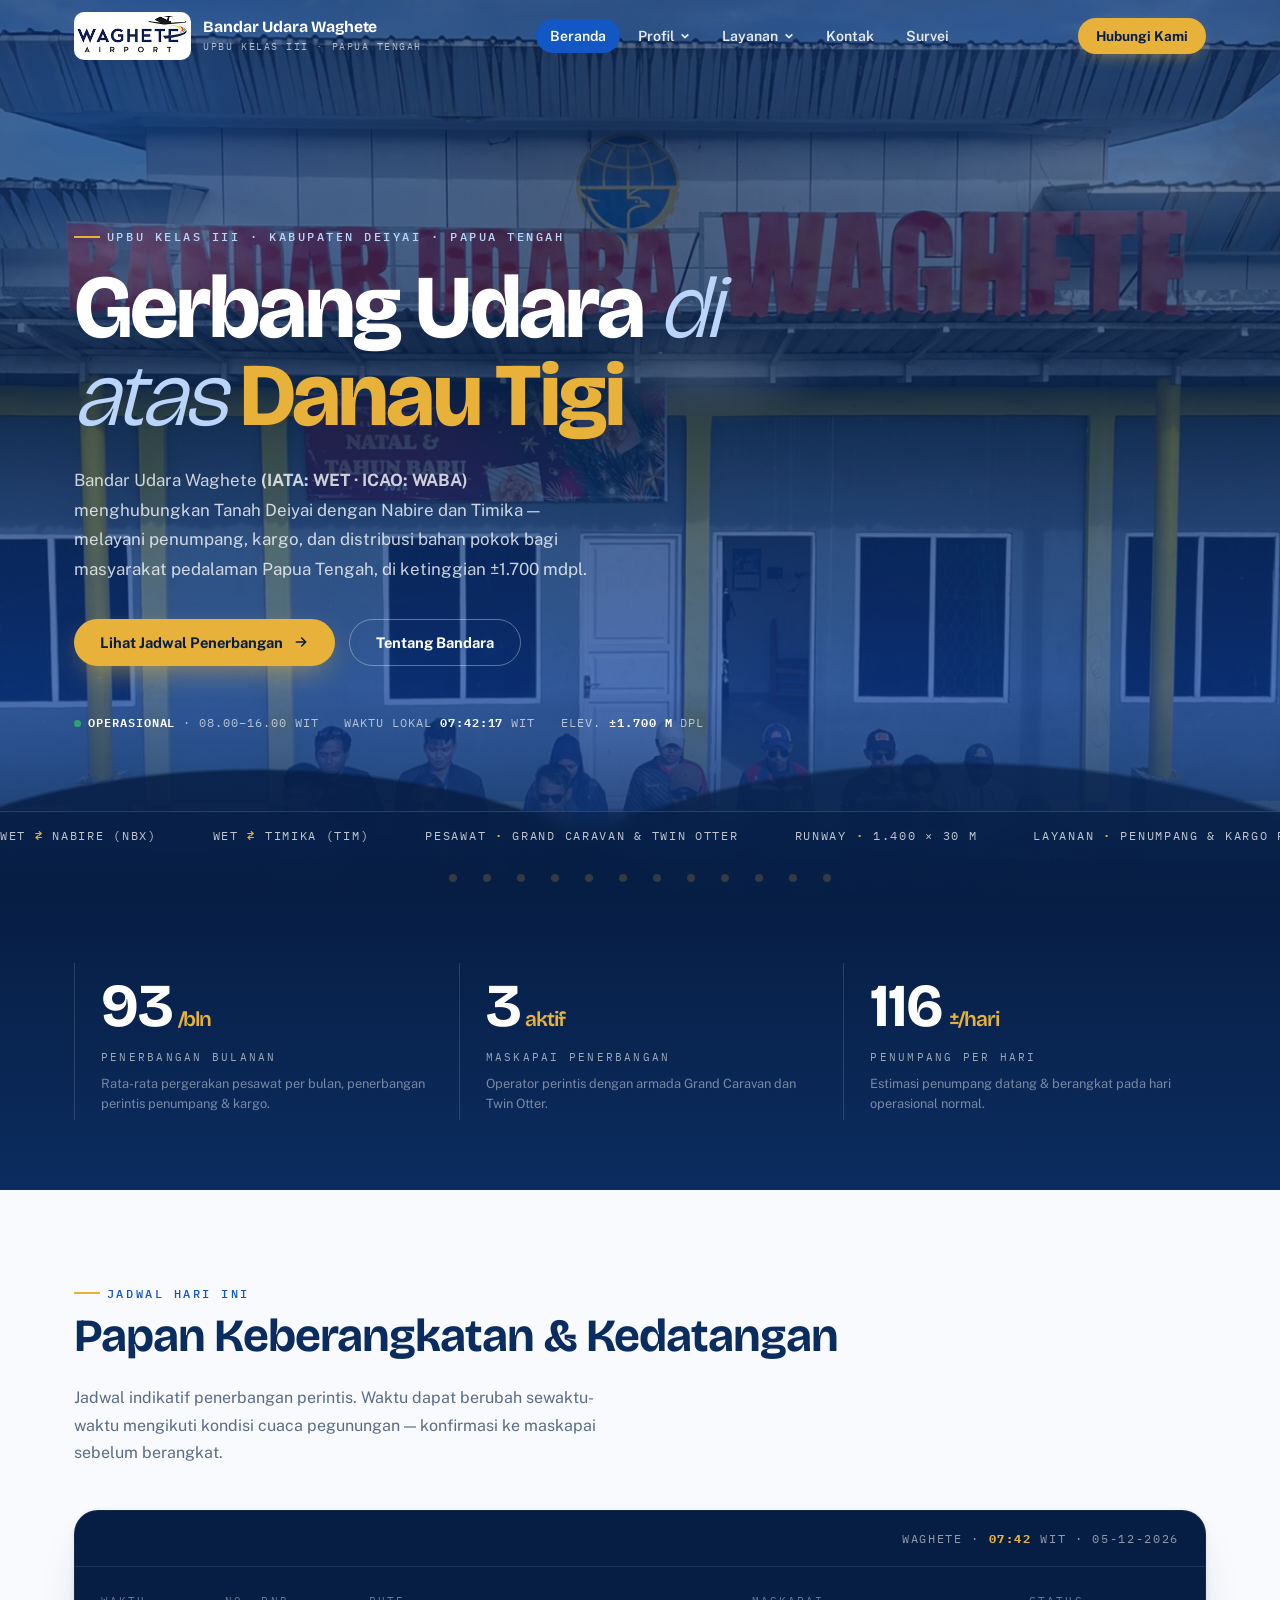
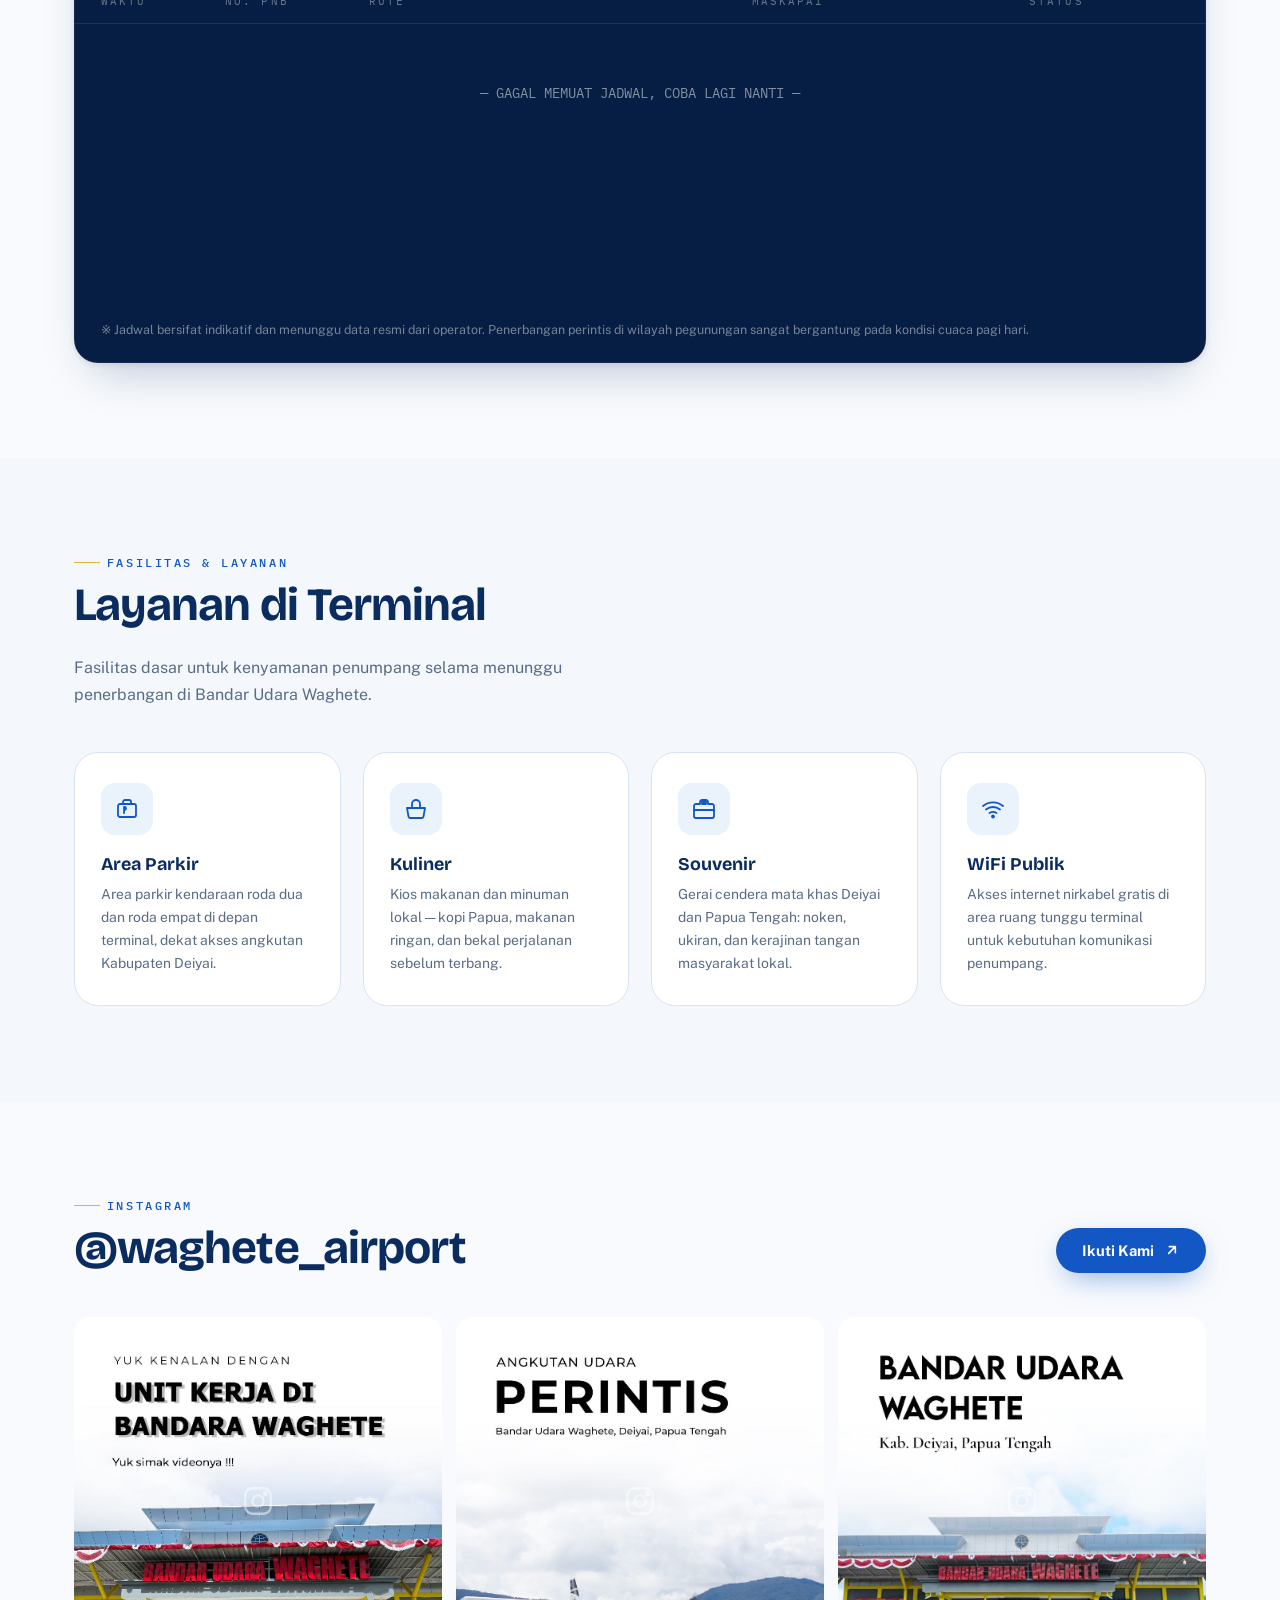
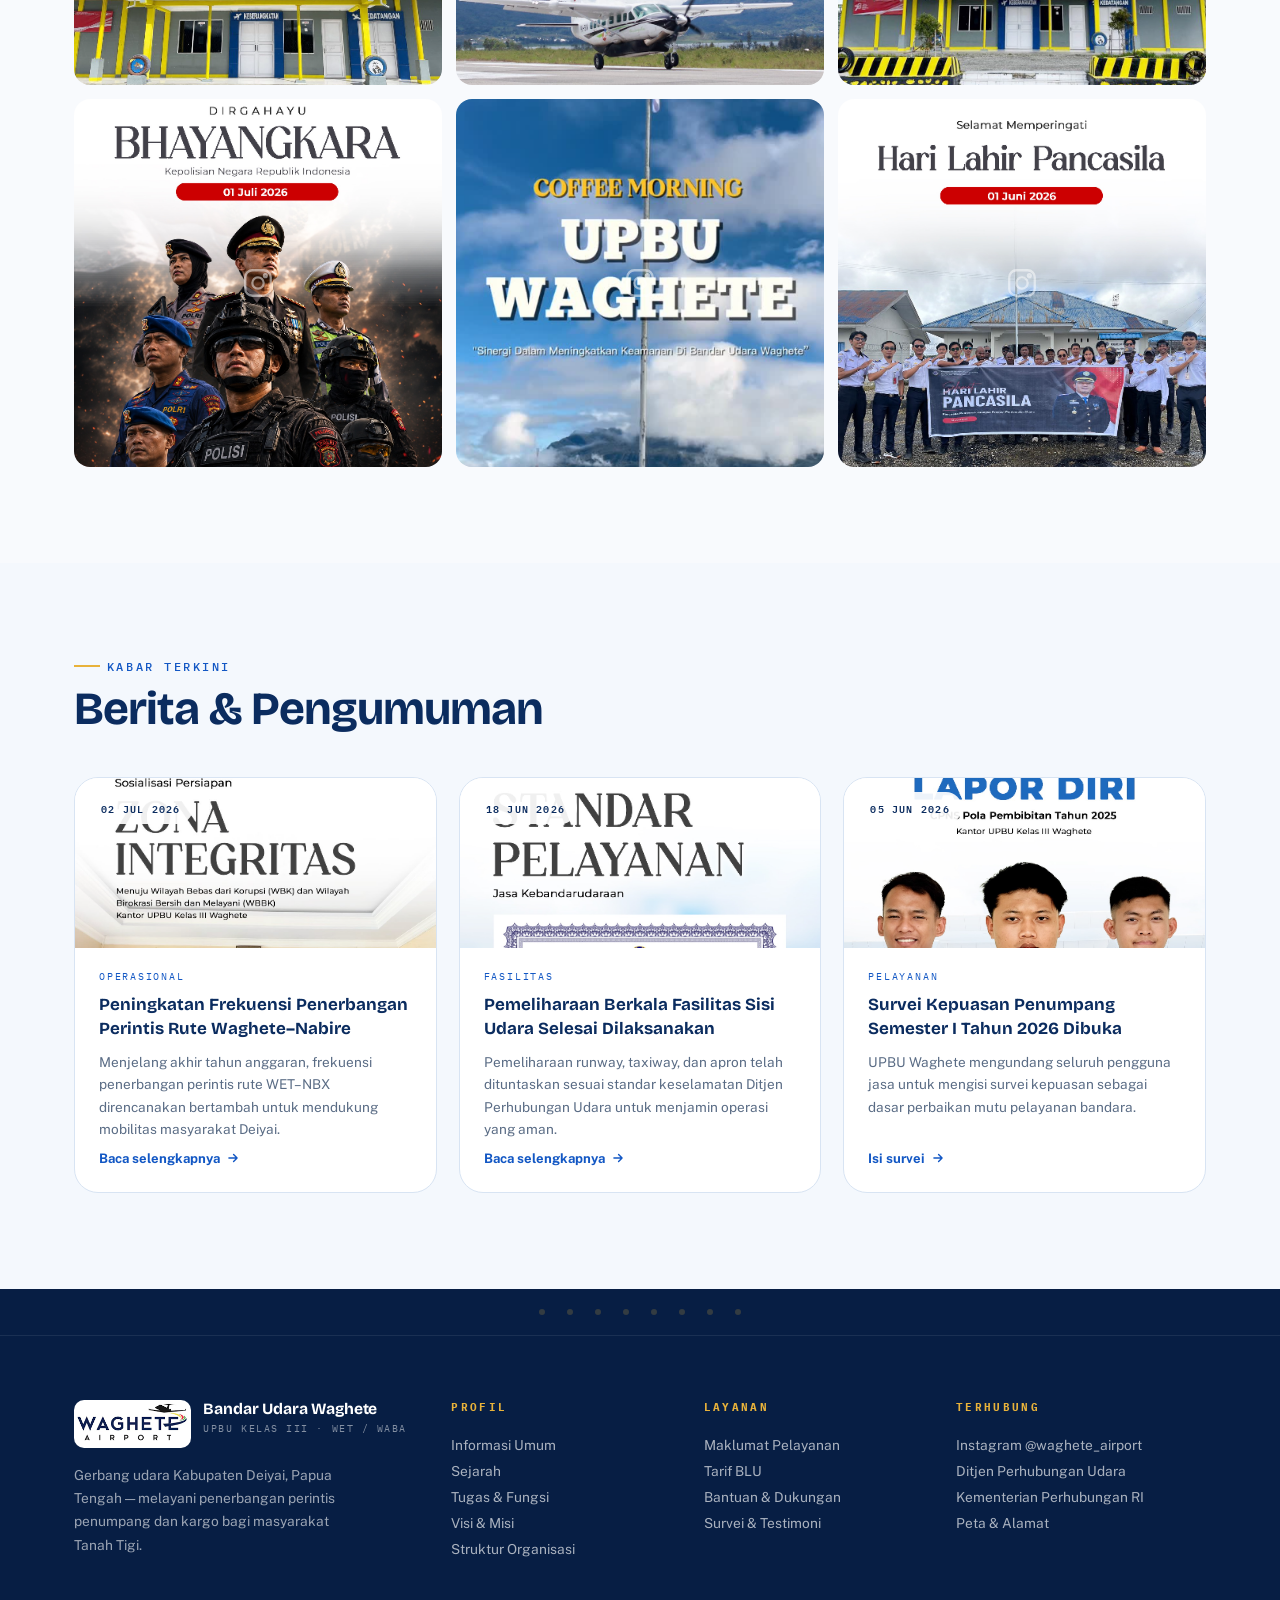
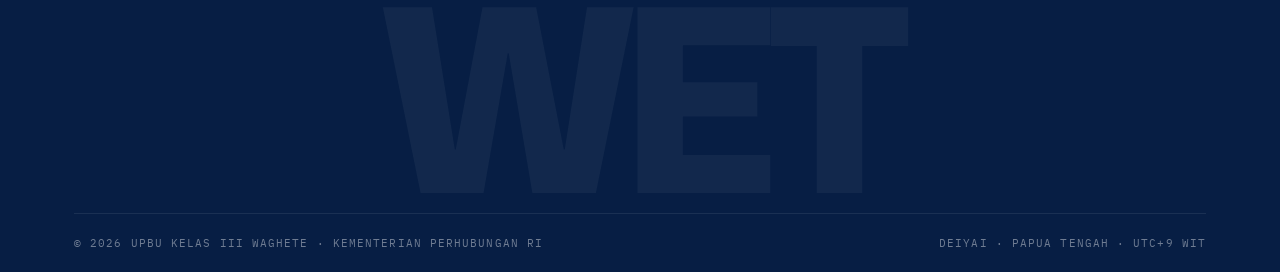
<file: index.html>
<!doctype html>
<html lang="id">
  <head>
    <meta charset="UTF-8" />
    <meta name="viewport" content="width=device-width, initial-scale=1.0" />
    <title>
      Bandar Udara Waghete (WET) — UPBU Kelas III · Deiyai, Papua Tengah
    </title>
    <meta
      name="description"
      content="Situs resmi Bandar Udara Waghete (IATA: WET) — Unit Penyelenggara Bandar Udara Kelas III, Kabupaten Deiyai, Papua Tengah. Jadwal penerbangan, layanan, informasi & bantuan."
    />
    <link rel="preconnect" href="https://fonts.googleapis.com" />
    <link rel="preconnect" href="https://fonts.gstatic.com" crossorigin />
    <link
      href="https://fonts.googleapis.com/css2?family=Bricolage+Grotesque:opsz,wght@12..96,300..800&family=Public+Sans:ital,wght@0,300..800;1,400&family=IBM+Plex+Mono:wght@400;500;600&display=swap"
      rel="stylesheet"
    />
    <style>
      /* ============================================================
   BANDAR UDARA WAGHETE — Design System
   Palette  : Gov blue + white ("Langit Tigi")
   Display  : Bricolage Grotesque
   Body     : Public Sans
   Data     : IBM Plex Mono
   Signature: runway approach lights + solari departure board
   ============================================================ */
      :root {
        --ink: #0a1626;
        --navy-900: #071e44;
        --navy-800: #0b2c5f;
        --blue-700: #10409a;
        --blue-500: #1257c4;
        --blue-400: #2f7df6;
        --sky-100: #eaf2fc;
        --sky-50: #f4f8fd;
        --paper: #f8fafd;
        --white: #ffffff;
        --gold: #e8b23a; /* runway light amber — use sparingly */
        --green: #2fa36b;
        --line: #d8e4f3;
        --muted: #5a6c85;

        --font-display: "Bricolage Grotesque", system-ui, sans-serif;
        --font-body: "Public Sans", system-ui, sans-serif;
        --font-mono: "IBM Plex Mono", ui-monospace, monospace;

        --r-sm: 10px;
        --r-md: 16px;
        --r-lg: 24px;
        --shadow-1:
          0 1px 2px rgba(10, 22, 38, 0.06),
          0 8px 24px -12px rgba(11, 44, 95, 0.18);
        --shadow-2:
          0 2px 6px rgba(10, 22, 38, 0.08),
          0 24px 48px -20px rgba(11, 44, 95, 0.28);
        --ease-out: cubic-bezier(0.22, 1, 0.36, 1);
        --ease-spring: cubic-bezier(0.34, 1.56, 0.64, 1);
        --wrap: 1180px;
      }

      * {
        margin: 0;
        padding: 0;
        box-sizing: border-box;
      }
      html {
        scroll-behavior: smooth;
      }
      body {
        font-family: var(--font-body);
        color: var(--ink);
        background: var(--paper);
        -webkit-font-smoothing: antialiased;
        overflow-x: hidden;
      }
      ::selection {
        background: var(--blue-400);
        color: #fff;
      }
      img {
        max-width: 100%;
        display: block;
      }
      a {
        color: inherit;
        text-decoration: none;
      }
      button {
        font: inherit;
        cursor: pointer;
        border: none;
        background: none;
      }
      .wrap {
        max-width: var(--wrap);
        margin: 0 auto;
        padding: 0 24px;
      }

      /* custom scrollbar */
      ::-webkit-scrollbar {
        width: 11px;
      }
      ::-webkit-scrollbar-track {
        background: var(--sky-50);
      }
      ::-webkit-scrollbar-thumb {
        background: var(--blue-700);
        border-radius: 8px;
        border: 3px solid var(--sky-50);
      }

      /* ---------- typography ---------- */
      .eyebrow {
        font-family: var(--font-mono);
        font-size: 0.72rem;
        font-weight: 500;
        letter-spacing: 0.22em;
        text-transform: uppercase;
        color: var(--blue-500);
        display: inline-flex;
        align-items: center;
        gap: 0.6em;
      }
      .eyebrow::before {
        content: "";
        width: 26px;
        height: 1.5px;
        background: var(--gold);
      }
      h1,
      h2,
      h3,
      .display {
        font-family: var(--font-display);
      }
      .section-title {
        font-size: clamp(1.9rem, 3.6vw, 2.9rem);
        font-weight: 700;
        line-height: 1.08;
        letter-spacing: -0.02em;
        color: var(--navy-800);
      }
      .section-lede {
        color: var(--muted);
        max-width: 56ch;
        line-height: 1.7;
        margin-top: 14px;
      }
      .section-head {
        margin-bottom: 44px;
        display: flex;
        flex-direction: column;
        gap: 10px;
      }

      /* ============================================================
   SIGNATURE — runway approach lights
   ============================================================ */
      .runway {
        position: relative;
        display: flex;
        align-items: center;
        gap: 12px;
        height: 22px;
        margin: 8px 0;
      }
      .runway::before {
        content: "";
        flex: 1;
        height: 2px;
        background: repeating-linear-gradient(
          90deg,
          var(--line) 0 22px,
          transparent 22px 40px
        );
      }
      .runway .lights {
        display: flex;
        gap: 12px;
      }
      .runway .lights i {
        width: 7px;
        height: 7px;
        border-radius: 50%;
        background: var(--gold);
        opacity: 0.25;
        animation: rw-blink 1.8s infinite;
        box-shadow: 0 0 8px rgba(232, 178, 58, 0);
      }
      .runway .lights i:nth-child(2) {
        animation-delay: 0.15s;
      }
      .runway .lights i:nth-child(3) {
        animation-delay: 0.3s;
      }
      .runway .lights i:nth-child(4) {
        animation-delay: 0.45s;
      }
      .runway .lights i:nth-child(5) {
        animation-delay: 0.6s;
      }
      @keyframes rw-blink {
        0%,
        100% {
          opacity: 0.25;
          box-shadow: 0 0 0 rgba(232, 178, 58, 0);
        }
        12% {
          opacity: 1;
          box-shadow: 0 0 10px rgba(232, 178, 58, 0.8);
        }
        30% {
          opacity: 0.25;
        }
      }

      /* ============================================================
   NAV
   ============================================================ */
      .nav {
        position: fixed;
        top: 0;
        left: 0;
        right: 0;
        z-index: 100;
        transition:
          background 0.35s var(--ease-out),
          box-shadow 0.35s,
          border-color 0.35s;
        border-bottom: 1px solid transparent;
      }
      .nav.scrolled {
        background: rgba(255, 255, 255, 0.82);
        backdrop-filter: blur(14px) saturate(1.4);
        -webkit-backdrop-filter: blur(14px) saturate(1.4);
        border-bottom-color: var(--line);
        box-shadow: 0 4px 24px -12px rgba(11, 44, 95, 0.16);
      }
      .nav-inner {
        max-width: var(--wrap);
        margin: 0 auto;
        padding: 0 24px;
        height: 72px;
        display: flex;
        align-items: center;
        justify-content: space-between;
        gap: 20px;
      }
      .brand {
        display: flex;
        align-items: center;
        gap: 12px;
        min-width: 0;
      }
      .brand-mark {
        width: 42px;
        height: 42px;
        border-radius: 12px;
        flex: none;
        background: linear-gradient(135deg, var(--blue-500), var(--navy-800));
        display: grid;
        place-items: center;
        color: #fff;
        box-shadow:
          inset 0 1px 0 rgba(255, 255, 255, 0.25),
          var(--shadow-1);
      }
      .brand-mark svg {
        width: 22px;
        height: 22px;
      }
      .brand-mark img {
        width: 34px;
        height: 34px;
        object-fit: contain;
      }
      .nav-inner .brand-mark,
      .foot-brand .brand-mark {
        width: auto;
        height: 48px;
        background: none;
        box-shadow: none;
        border-radius: 0;
      }
      .nav-inner .brand-mark img,
      .foot-brand .brand-mark img {
        height: 48px;
        width: auto;
        border-radius: 10px;
        object-fit: cover;
      }
      .brand-text {
        line-height: 1.15;
      }
      .brand-text b {
        font-family: var(--font-display);
        font-weight: 700;
        font-size: 0.98rem;
        color: var(--navy-800);
        display: block;
        letter-spacing: -0.01em;
      }
      .brand-text span {
        font-family: var(--font-mono);
        font-size: 0.6rem;
        letter-spacing: 0.16em;
        text-transform: uppercase;
        color: var(--muted);
      }
      .nav:not(.scrolled).on-hero .brand-text b {
        color: #fff;
      }
      .nav:not(.scrolled).on-hero .brand-text span {
        color: rgba(255, 255, 255, 0.65);
      }

      .menu {
        display: flex;
        align-items: center;
        gap: 4px;
        list-style: none;
      }
      .menu > li {
        position: relative;
      }
      .menu-link {
        display: inline-flex;
        align-items: center;
        gap: 6px;
        padding: 9px 14px;
        border-radius: 99px;
        font-size: 0.88rem;
        font-weight: 600;
        color: var(--navy-800);
        transition:
          background 0.25s,
          color 0.25s;
      }
      .nav:not(.scrolled).on-hero .menu-link {
        color: rgba(255, 255, 255, 0.88);
      }
      .menu-link:hover {
        background: rgba(18, 87, 196, 0.09);
      }
      .nav:not(.scrolled).on-hero .menu-link:hover {
        background: rgba(255, 255, 255, 0.14);
      }
      .menu-link.active {
        background: var(--blue-500);
        color: #fff !important;
      }
      .menu-link .chev {
        width: 10px;
        height: 10px;
        transition: transform 0.25s;
      }
      .menu > li:hover .chev,
      .menu > li:focus-within .chev {
        transform: rotate(180deg);
      }

      .dropdown {
        position: absolute;
        top: calc(100% + 10px);
        left: 0;
        min-width: 250px;
        background: #fff;
        border: 1px solid var(--line);
        border-radius: var(--r-md);
        box-shadow: var(--shadow-2);
        padding: 8px;
        opacity: 0;
        visibility: hidden;
        transform: translateY(8px) scale(0.98);
        transform-origin: top left;
        transition:
          opacity 0.25s var(--ease-out),
          transform 0.25s var(--ease-out),
          visibility 0.25s;
      }
      .menu > li:hover .dropdown,
      .menu > li:focus-within .dropdown {
        opacity: 1;
        visibility: visible;
        transform: translateY(0) scale(1);
      }
      .dropdown a {
        display: flex;
        align-items: center;
        gap: 10px;
        padding: 10px 12px;
        border-radius: 10px;
        font-size: 0.87rem;
        font-weight: 500;
        color: var(--ink);
        transition:
          background 0.2s,
          transform 0.2s;
      }
      .dropdown a:hover {
        background: var(--sky-100);
        transform: translateX(3px);
      }
      .dropdown a .dot {
        width: 6px;
        height: 6px;
        border-radius: 50%;
        background: var(--gold);
        flex: none;
      }

      .nav-cta {
        padding: 10px 18px;
        border-radius: 99px;
        background: var(--gold);
        color: var(--navy-900);
        font-size: 0.85rem;
        font-weight: 700;
        box-shadow: 0 6px 18px -8px rgba(232, 178, 58, 0.7);
        transition:
          transform 0.25s var(--ease-spring),
          box-shadow 0.25s;
        white-space: nowrap;
      }
      .nav-cta:hover {
        transform: translateY(-2px);
        box-shadow: 0 10px 24px -8px rgba(232, 178, 58, 0.85);
      }

      .hamburger {
        display: none;
        width: 44px;
        height: 44px;
        border-radius: 12px;
        place-items: center;
        color: var(--navy-800);
      }
      .nav:not(.scrolled).on-hero .hamburger {
        color: #fff;
      }
      .hamburger svg {
        width: 24px;
        height: 24px;
      }

      /* mobile menu */
      .mobile-menu {
        position: fixed;
        inset: 0;
        z-index: 99;
        background: var(--navy-900);
        display: flex;
        flex-direction: column;
        padding: 100px 28px 40px;
        gap: 4px;
        transform: translateY(-100%);
        transition: transform 0.5s var(--ease-out);
        overflow-y: auto;
      }
      .mobile-menu.open {
        transform: translateY(0);
      }
      .mobile-menu a {
        color: #fff;
        font-family: var(--font-display);
        font-size: 1.5rem;
        font-weight: 600;
        padding: 12px 4px;
        border-bottom: 1px solid rgba(255, 255, 255, 0.08);
        display: flex;
        justify-content: space-between;
        align-items: center;
        opacity: 0;
        transform: translateY(14px);
      }
      .mobile-menu.open a {
        animation: mm-in 0.5s var(--ease-out) forwards;
      }
      .mobile-menu a:nth-child(2) {
        animation-delay: 0.05s;
      }
      .mobile-menu a:nth-child(3) {
        animation-delay: 0.1s;
      }
      .mobile-menu a:nth-child(4) {
        animation-delay: 0.15s;
      }
      .mobile-menu a:nth-child(5) {
        animation-delay: 0.2s;
      }
      .mobile-menu a:nth-child(6) {
        animation-delay: 0.25s;
      }
      .mobile-menu a:nth-child(7) {
        animation-delay: 0.3s;
      }
      .mobile-menu a:nth-child(8) {
        animation-delay: 0.35s;
      }
      .mobile-menu a:nth-child(9) {
        animation-delay: 0.4s;
      }
      .mobile-menu a:nth-child(10) {
        animation-delay: 0.45s;
      }
      .mobile-menu a:nth-child(11) {
        animation-delay: 0.5s;
      }
      .mobile-menu a:nth-child(12) {
        animation-delay: 0.55s;
      }
      @keyframes mm-in {
        to {
          opacity: 1;
          transform: none;
        }
      }
      .mobile-menu .mm-label {
        font-family: var(--font-mono);
        font-size: 0.65rem;
        letter-spacing: 0.2em;
        color: var(--gold);
        text-transform: uppercase;
      }

      /* ============================================================
   HERO
   ============================================================ */
      .hero {
        position: relative;
        min-height: 100svh;
        display: flex;
        flex-direction: column;
        justify-content: flex-end;
        background:
          radial-gradient(
            1200px 600px at 80% -10%,
            rgba(47, 125, 246, 0.35),
            transparent 60%
          ),
          radial-gradient(
            900px 500px at 10% 10%,
            rgba(18, 87, 196, 0.4),
            transparent 55%
          ),
          linear-gradient(
            180deg,
            #071e44 0%,
            #0b2c5f 46%,
            #10409a 78%,
            #2f7df6 120%
          );
        color: #fff;
        overflow: hidden;
      }
      .hero-photo {
        position: absolute;
        inset: 0;
        width: 100%;
        height: 100%;
        object-fit: cover;
        opacity: 0.28;
      }
      /* mountain silhouettes — Tanah Tigi highlands */
      .hero::after {
        content: "";
        position: absolute;
        left: 0;
        right: 0;
        bottom: 0;
        height: 34vh;
        background:
          linear-gradient(to top, rgba(7, 30, 68, 0.9), transparent 70%),
          radial-gradient(
            60% 120% at 20% 130%,
            rgba(7, 30, 68, 0.85) 60%,
            transparent 61%
          ),
          radial-gradient(
            70% 140% at 75% 140%,
            rgba(9, 36, 80, 0.8) 60%,
            transparent 61%
          );
        pointer-events: none;
      }
      .clouds {
        position: absolute;
        inset: 0;
        pointer-events: none;
        overflow: hidden;
      }
      .cloud {
        position: absolute;
        border-radius: 50%;
        background: radial-gradient(
          closest-side,
          rgba(255, 255, 255, 0.16),
          transparent 70%
        );
        filter: blur(6px);
        animation: drift linear infinite;
      }
      .cloud.c1 {
        width: 520px;
        height: 180px;
        top: 18%;
        left: -10%;
        animation-duration: 70s;
      }
      .cloud.c2 {
        width: 380px;
        height: 140px;
        top: 34%;
        left: 40%;
        animation-duration: 95s;
        animation-delay: -30s;
      }
      .cloud.c3 {
        width: 640px;
        height: 200px;
        top: 8%;
        left: 65%;
        animation-duration: 110s;
        animation-delay: -60s;
      }
      @keyframes drift {
        from {
          transform: translateX(-15vw);
        }
        to {
          transform: translateX(115vw);
        }
      }

      .hero-inner {
        position: relative;
        z-index: 2;
        max-width: var(--wrap);
        margin: 0 auto;
        padding: 150px 24px 0;
        width: 100%;
        flex: 1;
        display: flex;
        flex-direction: column;
        justify-content: center;
      }
      .hero .eyebrow {
        color: #bbd4fa;
      }
      .hero .eyebrow::before {
        background: var(--gold);
      }
      .hero-title {
        font-size: clamp(2.6rem, 7.2vw, 5.6rem);
        font-weight: 750;
        line-height: 0.98;
        letter-spacing: -0.03em;
        margin: 20px 0 8px;
        max-width: 13ch;
      }
      .hero-title .thin {
        font-weight: 300;
        font-style: italic;
        color: #bbd4fa;
      }
      .hero-title .gold {
        color: var(--gold);
      }
      .hero-sub {
        color: rgba(255, 255, 255, 0.78);
        max-width: 52ch;
        line-height: 1.75;
        margin: 18px 0 34px;
        font-size: clamp(0.95rem, 1.4vw, 1.06rem);
      }
      .hero-ctas {
        display: flex;
        gap: 14px;
        flex-wrap: wrap;
      }
      .btn {
        display: inline-flex;
        align-items: center;
        gap: 10px;
        padding: 14px 26px;
        border-radius: 99px;
        font-weight: 700;
        font-size: 0.92rem;
        transition:
          transform 0.3s var(--ease-spring),
          box-shadow 0.3s,
          background 0.3s;
      }
      .btn svg {
        width: 16px;
        height: 16px;
        transition: transform 0.3s var(--ease-out);
      }
      .btn:hover svg {
        transform: translateX(4px);
      }
      .btn-gold {
        background: var(--gold);
        color: var(--navy-900);
        box-shadow: 0 10px 30px -10px rgba(232, 178, 58, 0.7);
      }
      .btn-gold:hover {
        transform: translateY(-3px);
        box-shadow: 0 16px 36px -10px rgba(232, 178, 58, 0.85);
      }
      .btn-ghost {
        border: 1.5px solid rgba(255, 255, 255, 0.35);
        color: #fff;
        backdrop-filter: blur(4px);
      }
      .btn-ghost:hover {
        background: rgba(255, 255, 255, 0.12);
        transform: translateY(-3px);
      }
      .btn-blue {
        background: var(--blue-500);
        color: #fff;
        box-shadow: 0 10px 30px -10px rgba(18, 87, 196, 0.6);
      }
      .btn-blue:hover {
        transform: translateY(-3px);
        box-shadow: 0 16px 36px -10px rgba(18, 87, 196, 0.75);
      }

      .hero-meta {
        display: flex;
        gap: 26px;
        flex-wrap: wrap;
        margin-top: 46px;
        font-family: var(--font-mono);
        font-size: 0.74rem;
        letter-spacing: 0.08em;
        color: rgba(255, 255, 255, 0.65);
      }
      .hero-meta b {
        color: #fff;
        font-weight: 600;
      }
      .hero-meta .live-dot {
        display: inline-block;
        width: 7px;
        height: 7px;
        border-radius: 50%;
        background: var(--green);
        margin-right: 7px;
        animation: pulse 2s infinite;
      }
      @keyframes pulse {
        0%,
        100% {
          box-shadow: 0 0 0 0 rgba(47, 163, 107, 0.6);
        }
        60% {
          box-shadow: 0 0 0 8px rgba(47, 163, 107, 0);
        }
      }

      /* hero load-in choreography */
      .hero [data-hero] {
        opacity: 0;
        transform: translateY(28px);
        animation: hero-in 1s var(--ease-out) forwards;
      }
      .hero [data-hero="1"] {
        animation-delay: 0.1s;
      }
      .hero [data-hero="2"] {
        animation-delay: 0.25s;
      }
      .hero [data-hero="3"] {
        animation-delay: 0.4s;
      }
      .hero [data-hero="4"] {
        animation-delay: 0.55s;
      }
      .hero [data-hero="5"] {
        animation-delay: 0.7s;
      }
      @keyframes hero-in {
        to {
          opacity: 1;
          transform: none;
        }
      }

      /* route ticker + hero runway strip */
      .hero-foot {
        position: relative;
        z-index: 3;
      }
      .ticker {
        border-top: 1px solid rgba(255, 255, 255, 0.14);
        background: rgba(7, 30, 68, 0.5);
        backdrop-filter: blur(8px);
        overflow: hidden;
        padding: 13px 0;
      }
      .ticker-track {
        display: flex;
        gap: 56px;
        white-space: nowrap;
        width: max-content;
        animation: ticker 34s linear infinite;
        font-family: var(--font-mono);
        font-size: 0.76rem;
        letter-spacing: 0.14em;
        color: rgba(255, 255, 255, 0.75);
        text-transform: uppercase;
      }
      .ticker:hover .ticker-track {
        animation-play-state: paused;
      }
      .ticker-track span b {
        color: var(--gold);
        font-weight: 600;
      }
      @keyframes ticker {
        to {
          transform: translateX(-50%);
        }
      }
      .hero-runway {
        display: flex;
        justify-content: center;
        gap: 26px;
        padding: 16px 0 18px;
        background: rgba(7, 30, 68, 0.72);
      }
      .hero-runway i {
        width: 8px;
        height: 8px;
        border-radius: 50%;
        background: var(--gold);
        opacity: 0.2;
        animation: rw-blink 2.2s infinite;
      }
      .hero-runway i:nth-child(2) {
        animation-delay: 0.12s;
      }
      .hero-runway i:nth-child(3) {
        animation-delay: 0.24s;
      }
      .hero-runway i:nth-child(4) {
        animation-delay: 0.36s;
      }
      .hero-runway i:nth-child(5) {
        animation-delay: 0.48s;
      }
      .hero-runway i:nth-child(6) {
        animation-delay: 0.6s;
      }
      .hero-runway i:nth-child(7) {
        animation-delay: 0.72s;
      }
      .hero-runway i:nth-child(8) {
        animation-delay: 0.84s;
      }
      .hero-runway i:nth-child(9) {
        animation-delay: 0.96s;
      }
      .hero-runway i:nth-child(10) {
        animation-delay: 1.08s;
      }
      .hero-runway i:nth-child(11) {
        animation-delay: 1.2s;
      }
      .hero-runway i:nth-child(12) {
        animation-delay: 1.32s;
      }

      /* ============================================================
   SECTIONS / GENERIC
   ============================================================ */
      section.block {
        padding: 96px 0;
      }
      section.block.tint {
        background: var(--sky-50);
      }
      .grid {
        display: grid;
        gap: 22px;
      }
      .grid.c3 {
        grid-template-columns: repeat(3, 1fr);
      }
      .grid.c4 {
        grid-template-columns: repeat(4, 1fr);
      }
      .grid.c2 {
        grid-template-columns: repeat(2, 1fr);
      }

      /* scroll reveal */
      .reveal {
        opacity: 0;
        transform: translateY(34px);
        transition:
          opacity 0.9s var(--ease-out),
          transform 0.9s var(--ease-out);
      }
      .reveal.in {
        opacity: 1;
        transform: none;
      }
      .reveal[data-d="1"] {
        transition-delay: 0.08s;
      }
      .reveal[data-d="2"] {
        transition-delay: 0.16s;
      }
      .reveal[data-d="3"] {
        transition-delay: 0.24s;
      }
      .reveal[data-d="4"] {
        transition-delay: 0.32s;
      }

      /* ---------- stats ---------- */
      .stats {
        position: relative;
        z-index: 4;
        margin-top: -1px;
        background: linear-gradient(180deg, var(--navy-900), var(--navy-800));
        color: #fff;
        padding: 64px 0 70px;
      }
      .stats .grid {
        align-items: stretch;
      }
      .stat {
        border-left: 1px solid rgba(255, 255, 255, 0.14);
        padding: 6px 0 6px 26px;
        transition: transform 0.35s var(--ease-out);
      }
      .stat:hover {
        transform: translateY(-4px);
      }
      .stat .num {
        font-family: var(--font-display);
        font-size: clamp(2.6rem, 5vw, 3.8rem);
        font-weight: 700;
        letter-spacing: -0.02em;
        display: flex;
        align-items: baseline;
        gap: 6px;
      }
      .stat .num small {
        font-size: 1.3rem;
        color: var(--gold);
        font-weight: 600;
      }
      .stat .lbl {
        font-family: var(--font-mono);
        font-size: 0.7rem;
        letter-spacing: 0.2em;
        text-transform: uppercase;
        color: rgba(255, 255, 255, 0.6);
        margin-top: 8px;
      }
      .stat .note {
        font-size: 0.8rem;
        color: rgba(255, 255, 255, 0.45);
        margin-top: 10px;
        line-height: 1.55;
      }

      /* ---------- departure board ---------- */
      .board-shell {
        background: var(--navy-900);
        border-radius: var(--r-lg);
        box-shadow: var(--shadow-2);
        overflow: hidden;
        color: #fff;
        border: 1px solid rgba(255, 255, 255, 0.06);
      }
      .board-top {
        display: flex;
        align-items: center;
        justify-content: flex-end;
        gap: 16px;
        padding: 20px 26px;
        border-bottom: 1px solid rgba(255, 255, 255, 0.09);
        flex-wrap: wrap;
      }
      .board-clockline {
        font-family: var(--font-mono);
        font-size: 0.74rem;
        letter-spacing: 0.14em;
        color: rgba(255, 255, 255, 0.55);
      }
      .board-clockline b {
        color: var(--gold);
      }
      .board-head,
      .board-row {
        display: grid;
        grid-template-columns: 110px 130px 1.4fr 1fr 150px;
        gap: 14px;
        align-items: center;
        padding: 15px 26px;
      }
      .board-head {
        font-family: var(--font-mono);
        font-size: 0.66rem;
        letter-spacing: 0.2em;
        text-transform: uppercase;
        color: rgba(255, 255, 255, 0.4);
        border-bottom: 1px solid rgba(255, 255, 255, 0.09);
        margin-top: 12px;
      }
      .board-rows {
        min-height: 280px;
      }
      .board-row {
        font-family: var(--font-mono);
        font-size: 0.86rem;
        border-bottom: 1px solid rgba(255, 255, 255, 0.05);
        transition: background 0.25s;
        opacity: 0;
        transform: translateY(10px);
        animation: row-in 0.5s var(--ease-out) forwards;
      }
      @keyframes row-in {
        to {
          opacity: 1;
          transform: none;
        }
      }
      .board-row:hover {
        background: rgba(255, 255, 255, 0.05);
      }
      .board-row .time {
        color: var(--gold);
        font-weight: 600;
        font-size: 1rem;
      }
      .board-row .flight {
        color: rgba(255, 255, 255, 0.85);
      }
      .board-row .route {
        display: flex;
        align-items: center;
        gap: 10px;
        color: #fff;
        min-width: 0;
      }
      .board-row .route .arr {
        color: var(--gold);
        flex: none;
      }
      .board-row .airline {
        color: rgba(255, 255, 255, 0.6);
        font-size: 0.78rem;
      }
      .chip {
        justify-self: start;
        font-size: 0.66rem;
        letter-spacing: 0.14em;
        text-transform: uppercase;
        padding: 6px 12px;
        border-radius: 99px;
        font-weight: 600;
      }
      .chip.ok {
        background: rgba(47, 163, 107, 0.15);
        color: #5cd69b;
        border: 1px solid rgba(47, 163, 107, 0.35);
      }
      .chip.warn {
        background: rgba(232, 178, 58, 0.15);
        color: var(--gold);
        border: 1px solid rgba(232, 178, 58, 0.4);
      }
      .chip.danger {
        background: rgba(214, 69, 69, 0.15);
        color: #ff8b8b;
        border: 1px solid rgba(214, 69, 69, 0.4);
      }
      .board-note {
        padding: 16px 26px 22px;
        font-size: 0.78rem;
        color: rgba(255, 255, 255, 0.45);
        line-height: 1.6;
      }
      .board-empty {
        padding: 60px 26px;
        text-align: center;
        color: rgba(255, 255, 255, 0.5);
        font-family: var(--font-mono);
        font-size: 0.85rem;
      }

      /* ---------- QR schedule modal ---------- */
      .qr-modal {
        position: fixed;
        inset: 0;
        z-index: 500;
        background: rgba(3, 12, 28, 0.72);
        backdrop-filter: blur(4px);
        display: flex;
        align-items: center;
        justify-content: center;
        padding: 20px;
      }
      .qr-modal.hidden {
        display: none;
      }
      .qr-modal-card {
        width: 100%;
        max-width: 920px;
        max-height: 86vh;
        overflow-y: auto;
        background: var(--navy-900);
        border-radius: var(--r-lg);
        box-shadow: var(--shadow-2);
        border: 1px solid rgba(255, 255, 255, 0.08);
        color: #fff;
      }
      .qr-modal-head {
        display: flex;
        align-items: center;
        justify-content: space-between;
        gap: 12px;
        padding: 20px 22px 4px;
      }
      .qr-modal-head h2 {
        font-size: 1.05rem;
        margin: 0;
        color: #fff;
      }
      .qr-modal-close {
        width: 34px;
        height: 34px;
        border-radius: 50%;
        border: 1px solid rgba(255, 255, 255, 0.15);
        background: rgba(255, 255, 255, 0.06);
        color: #fff;
        font-size: 1rem;
        line-height: 1;
        cursor: pointer;
        flex: none;
        transition: all 0.2s;
      }
      .qr-modal-close:hover {
        background: var(--gold);
        color: var(--navy-900);
        border-color: var(--gold);
      }

      /* ---------- service cards ---------- */
      .svc {
        background: #fff;
        border: 1px solid var(--line);
        border-radius: var(--r-lg);
        padding: 30px 26px;
        position: relative;
        overflow: hidden;
        transition:
          transform 0.4s var(--ease-out),
          box-shadow 0.4s,
          border-color 0.4s;
      }
      .svc::before {
        content: "";
        position: absolute;
        inset: auto 0 0 0;
        height: 3px;
        background: linear-gradient(90deg, var(--blue-400), var(--gold));
        transform: scaleX(0);
        transform-origin: left;
        transition: transform 0.45s var(--ease-out);
      }
      .svc:hover {
        transform: translateY(-8px);
        box-shadow: var(--shadow-2);
        border-color: transparent;
      }
      .svc:hover::before {
        transform: scaleX(1);
      }
      .svc .ico {
        width: 52px;
        height: 52px;
        border-radius: 14px;
        background: var(--sky-100);
        display: grid;
        place-items: center;
        color: var(--blue-500);
        margin-bottom: 18px;
        transition:
          transform 0.4s var(--ease-spring),
          background 0.3s,
          color 0.3s;
      }
      .svc:hover .ico {
        transform: rotate(-6deg) scale(1.08);
        background: var(--blue-500);
        color: #fff;
      }
      .svc .ico svg {
        width: 24px;
        height: 24px;
      }
      .svc h3 {
        font-size: 1.12rem;
        font-weight: 700;
        color: var(--navy-800);
        margin-bottom: 8px;
      }
      .svc p {
        font-size: 0.87rem;
        color: var(--muted);
        line-height: 1.65;
      }

      /* ---------- instagram ---------- */
      .ig-grid {
        display: grid;
        grid-template-columns: repeat(3, 1fr);
        gap: 14px;
      }
      .ig-tile {
        aspect-ratio: 1;
        border-radius: var(--r-md);
        overflow: hidden;
        position: relative;
        display: grid;
        place-items: center;
        color: #fff;
      }
      .ig-tile .bg {
        position: absolute;
        inset: 0;
        transition: transform 0.6s var(--ease-out);
      }
      .ig-tile .bg img,
      .news-thumb .bg img {
        width: 100%;
        height: 100%;
        object-fit: cover;
      }
      .ig-tile:hover .bg {
        transform: scale(1.07);
      }
      .ig-tile .ov {
        position: absolute;
        inset: 0;
        display: flex;
        flex-direction: column;
        justify-content: flex-end;
        padding: 18px;
        background: linear-gradient(
          to top,
          rgba(7, 30, 68, 0.85),
          transparent 55%
        );
        opacity: 0;
        transition: opacity 0.35s;
      }
      .ig-tile:hover .ov {
        opacity: 1;
      }
      .ig-tile .ov p {
        font-size: 0.78rem;
        line-height: 1.5;
      }
      .ig-tile .ov .h {
        font-family: var(--font-mono);
        font-size: 0.62rem;
        letter-spacing: 0.14em;
        color: var(--gold);
        margin-bottom: 6px;
        text-transform: uppercase;
      }
      .ig-tile svg {
        width: 34px;
        height: 34px;
        opacity: 0.5;
        position: relative;
      }
      .ig-b1 {
        background: linear-gradient(135deg, #10409a, #2f7df6);
      }
      .ig-b2 {
        background: linear-gradient(135deg, #0b2c5f, #1257c4);
      }
      .ig-b3 {
        background: linear-gradient(160deg, #2f7df6, #0b2c5f);
      }
      .ig-b4 {
        background: linear-gradient(135deg, #071e44, #10409a);
      }
      .ig-b5 {
        background: linear-gradient(200deg, #1257c4, #071e44);
      }
      .ig-b6 {
        background: linear-gradient(135deg, #0b2c5f, #2f7df6 130%);
      }

      /* ---------- news ---------- */
      .news-card {
        background: #fff;
        border: 1px solid var(--line);
        border-radius: var(--r-lg);
        overflow: hidden;
        display: flex;
        flex-direction: column;
        transition:
          transform 0.4s var(--ease-out),
          box-shadow 0.4s;
      }
      .news-card:hover {
        transform: translateY(-8px);
        box-shadow: var(--shadow-2);
      }
      .news-thumb {
        height: 170px;
        position: relative;
        overflow: hidden;
      }
      .news-thumb .bg {
        position: absolute;
        inset: 0;
        transition: transform 0.6s var(--ease-out);
      }
      .news-card:hover .news-thumb .bg {
        transform: scale(1.08);
      }
      .news-thumb .date {
        position: absolute;
        top: 14px;
        left: 14px;
        background: rgba(255, 255, 255, 0.92);
        font-family: var(--font-mono);
        font-size: 0.64rem;
        letter-spacing: 0.12em;
        padding: 7px 12px;
        border-radius: 99px;
        color: var(--navy-800);
        font-weight: 600;
      }
      .news-body {
        padding: 22px 24px 26px;
        display: flex;
        flex-direction: column;
        gap: 10px;
        flex: 1;
      }
      .news-body .tag {
        font-family: var(--font-mono);
        font-size: 0.62rem;
        letter-spacing: 0.18em;
        text-transform: uppercase;
        color: var(--blue-500);
      }
      .news-body h3 {
        font-size: 1.06rem;
        font-weight: 700;
        color: var(--navy-800);
        line-height: 1.4;
      }
      .news-body p {
        font-size: 0.85rem;
        color: var(--muted);
        line-height: 1.65;
        flex: 1;
      }
      .news-body .more {
        font-size: 0.82rem;
        font-weight: 700;
        color: var(--blue-500);
        display: inline-flex;
        align-items: center;
        gap: 6px;
      }
      .news-body .more svg {
        width: 14px;
        height: 14px;
        transition: transform 0.3s;
      }
      .news-card:hover .more svg {
        transform: translateX(4px);
      }

      /* ============================================================
   INNER PAGES
   ============================================================ */
      .page {
        display: none;
      }
      .page.active {
        display: block;
        animation: page-in 0.6s var(--ease-out);
      }
      @keyframes page-in {
        from {
          opacity: 0;
          transform: translateY(18px);
        }
        to {
          opacity: 1;
          transform: none;
        }
      }

      .page-hero {
        padding: 170px 0 70px;
        color: #fff;
        position: relative;
        overflow: hidden;
        background:
          radial-gradient(
            900px 420px at 85% -20%,
            rgba(47, 125, 246, 0.4),
            transparent 60%
          ),
          linear-gradient(
            160deg,
            var(--navy-900) 0%,
            var(--navy-800) 60%,
            var(--blue-700) 110%
          );
      }
      .page-hero .eyebrow {
        color: #bbd4fa;
      }
      .page-hero h1 {
        font-size: clamp(2.2rem, 5vw, 3.6rem);
        font-weight: 750;
        letter-spacing: -0.025em;
        line-height: 1.05;
        margin-top: 16px;
        max-width: 20ch;
      }
      .page-hero p {
        color: rgba(255, 255, 255, 0.72);
        margin-top: 16px;
        max-width: 58ch;
        line-height: 1.75;
      }
      .page-hero .runway {
        margin-top: 36px;
      }
      .page-hero .runway::before {
        background: repeating-linear-gradient(
          90deg,
          rgba(255, 255, 255, 0.22) 0 22px,
          transparent 22px 40px
        );
      }
      .page-body {
        padding: 76px 0 100px;
      }

      /* identity table */
      .id-card {
        background: #fff;
        border: 1px solid var(--line);
        border-radius: var(--r-lg);
        overflow: hidden;
        box-shadow: var(--shadow-1);
      }
      .id-row {
        display: grid;
        grid-template-columns: 240px 1fr;
        gap: 16px;
        padding: 17px 26px;
        border-bottom: 1px solid var(--sky-100);
        transition: background 0.2s;
      }
      .id-row:hover {
        background: var(--sky-50);
      }
      .id-row:last-child {
        border-bottom: none;
      }
      .id-row .k {
        font-family: var(--font-mono);
        font-size: 0.72rem;
        letter-spacing: 0.14em;
        text-transform: uppercase;
        color: var(--muted);
        padding-top: 3px;
      }
      .id-row .v {
        font-weight: 600;
        color: var(--navy-800);
        font-size: 0.95rem;
        line-height: 1.55;
      }
      .id-row .v .mono {
        font-family: var(--font-mono);
        background: var(--sky-100);
        padding: 2px 9px;
        border-radius: 6px;
        font-size: 0.82rem;
        color: var(--blue-700);
      }

      .fact {
        background: #fff;
        border: 1px solid var(--line);
        border-radius: var(--r-md);
        padding: 22px;
        transition:
          transform 0.35s var(--ease-out),
          box-shadow 0.35s;
      }
      .fact:hover {
        transform: translateY(-5px);
        box-shadow: var(--shadow-1);
      }
      .fact .fk {
        font-family: var(--font-mono);
        font-size: 0.64rem;
        letter-spacing: 0.18em;
        text-transform: uppercase;
        color: var(--muted);
      }
      .fact .fv {
        font-family: var(--font-display);
        font-size: 1.6rem;
        font-weight: 700;
        color: var(--navy-800);
        margin-top: 8px;
      }
      .fact .fv small {
        font-size: 0.9rem;
        color: var(--gold);
        font-weight: 600;
      }

      /* timeline */
      .timeline {
        position: relative;
        padding-left: 34px;
      }
      .timeline::before {
        content: "";
        position: absolute;
        left: 8px;
        top: 6px;
        bottom: 6px;
        width: 2px;
        background: repeating-linear-gradient(
          180deg,
          var(--line) 0 14px,
          transparent 14px 26px
        );
      }
      .tl-item {
        position: relative;
        padding: 0 0 44px 22px;
      }
      .tl-item:last-child {
        padding-bottom: 0;
      }
      .tl-item::before {
        content: "";
        position: absolute;
        left: -31px;
        top: 5px;
        width: 14px;
        height: 14px;
        border-radius: 50%;
        background: var(--gold);
        border: 3px solid #fff;
        box-shadow: 0 0 0 2px var(--gold);
      }
      .tl-item .yr {
        font-family: var(--font-mono);
        font-size: 0.74rem;
        letter-spacing: 0.18em;
        color: var(--blue-500);
        font-weight: 600;
      }
      .tl-item h3 {
        font-size: 1.15rem;
        font-weight: 700;
        color: var(--navy-800);
        margin: 8px 0 8px;
      }
      .tl-item p {
        font-size: 0.9rem;
        color: var(--muted);
        line-height: 1.7;
        max-width: 64ch;
      }

      /* list cards (tugas&fungsi, misi) */
      .lc {
        background: #fff;
        border: 1px solid var(--line);
        border-radius: var(--r-md);
        padding: 24px;
        display: flex;
        gap: 16px;
        align-items: flex-start;
        transition:
          transform 0.35s var(--ease-out),
          box-shadow 0.35s,
          border-color 0.35s;
      }
      .lc:hover {
        transform: translateY(-4px);
        box-shadow: var(--shadow-1);
        border-color: var(--blue-400);
      }
      .lc .n {
        font-family: var(--font-mono);
        font-size: 0.72rem;
        color: var(--gold);
        font-weight: 600;
        border: 1px solid var(--gold);
        border-radius: 8px;
        padding: 5px 9px;
        flex: none;
      }
      .lc h4 {
        font-size: 0.98rem;
        font-weight: 700;
        color: var(--navy-800);
        margin-bottom: 6px;
      }
      .lc p {
        font-size: 0.85rem;
        color: var(--muted);
        line-height: 1.65;
      }

      /* visi banner */
      .visi-banner {
        background: linear-gradient(140deg, var(--navy-900), var(--blue-700));
        border-radius: var(--r-lg);
        padding: 64px 48px;
        color: #fff;
        position: relative;
        overflow: hidden;
      }
      .visi-banner::after {
        content: "“";
        position: absolute;
        top: -40px;
        right: 24px;
        font-family: var(--font-display);
        font-size: 16rem;
        color: rgba(255, 255, 255, 0.06);
        line-height: 1;
      }
      .visi-banner .eyebrow {
        color: #bbd4fa;
      }
      .visi-banner blockquote {
        font-family: var(--font-display);
        font-size: clamp(1.4rem, 2.8vw, 2.1rem);
        font-weight: 600;
        line-height: 1.35;
        letter-spacing: -0.01em;
        margin-top: 18px;
        max-width: 26ch;
      }
      .visi-banner blockquote em {
        color: var(--gold);
        font-style: normal;
      }

      /* org chart */
      .org {
        display: flex;
        flex-direction: column;
        align-items: center;
        gap: 0;
      }
      .org-node {
        background: #fff;
        border: 1.5px solid var(--line);
        border-radius: var(--r-md);
        padding: 18px 26px;
        text-align: center;
        min-width: 250px;
        transition:
          transform 0.3s var(--ease-out),
          box-shadow 0.3s,
          border-color 0.3s;
        position: relative;
        z-index: 1;
      }
      .org-node:hover {
        transform: translateY(-4px);
        box-shadow: var(--shadow-1);
        border-color: var(--blue-400);
      }
      .org-node .role {
        font-weight: 700;
        color: var(--navy-800);
        font-size: 0.95rem;
      }
      .org-node .name {
        font-family: var(--font-mono);
        font-size: 0.7rem;
        letter-spacing: 0.1em;
        color: var(--muted);
        margin-top: 5px;
      }
      .org-node.head {
        border-color: var(--gold);
        background: linear-gradient(180deg, #fff, var(--sky-50));
      }
      .org-link {
        width: 2px;
        height: 34px;
        background: var(--line);
      }
      .org-tier {
        display: flex;
        gap: 20px;
        flex-wrap: wrap;
        justify-content: center;
        position: relative;
        padding-top: 34px;
      }
      .org-tier::before {
        content: "";
        position: absolute;
        top: 0;
        left: 12%;
        right: 12%;
        height: 2px;
        background: var(--line);
      }
      .org-tier .org-node::before {
        content: "";
        position: absolute;
        top: -34px;
        left: 50%;
        width: 2px;
        height: 34px;
        background: var(--line);
      }

      /* maklumat */
      .maklumat {
        background: #fff;
        border: 1px solid var(--line);
        border-radius: var(--r-lg);
        padding: clamp(34px, 6vw, 72px);
        text-align: center;
        position: relative;
        box-shadow: var(--shadow-1);
        overflow: hidden;
      }
      .maklumat::before,
      .maklumat::after {
        content: "";
        position: absolute;
        left: 0;
        right: 0;
        height: 5px;
        background: repeating-linear-gradient(
          90deg,
          var(--gold) 0 26px,
          var(--blue-500) 26px 52px
        );
      }
      .maklumat::before {
        top: 0;
      }
      .maklumat::after {
        bottom: 0;
      }
      .maklumat .seal {
        width: 74px;
        height: 74px;
        margin: 0 auto 26px;
        border-radius: 50%;
        background: var(--sky-100);
        display: grid;
        place-items: center;
        color: var(--blue-700);
      }
      .maklumat .seal svg {
        width: 36px;
        height: 36px;
      }
      .maklumat blockquote {
        font-family: var(--font-display);
        font-size: clamp(1.2rem, 2.4vw, 1.7rem);
        font-weight: 600;
        color: var(--navy-800);
        line-height: 1.5;
        max-width: 34ch;
        margin: 0 auto;
      }
      .maklumat blockquote em {
        color: var(--blue-500);
        font-style: normal;
      }
      .maklumat .sign {
        margin-top: 30px;
        font-family: var(--font-mono);
        font-size: 0.72rem;
        letter-spacing: 0.16em;
        text-transform: uppercase;
        color: var(--muted);
      }

      /* tarif / docs embed */
      .doc-frame {
        background: #fff;
        border: 1px solid var(--line);
        border-radius: var(--r-lg);
        overflow: hidden;
        box-shadow: var(--shadow-1);
      }
      .doc-frame .bar {
        display: flex;
        align-items: center;
        gap: 10px;
        justify-content: space-between;
        padding: 14px 20px;
        border-bottom: 1px solid var(--line);
        background: var(--sky-50);
        flex-wrap: wrap;
      }
      .doc-frame .bar .t {
        font-family: var(--font-mono);
        font-size: 0.72rem;
        letter-spacing: 0.14em;
        color: var(--muted);
      }
      .doc-frame iframe {
        width: 100%;
        height: 640px;
        border: none;
        display: block;
        background: #fff;
      }

      /* forms */
      .form-card {
        background: #fff;
        border: 1px solid var(--line);
        border-radius: var(--r-lg);
        padding: 34px;
        box-shadow: var(--shadow-1);
      }
      .f-row {
        display: grid;
        grid-template-columns: 1fr 1fr;
        gap: 18px;
      }
      .f-group {
        display: flex;
        flex-direction: column;
        gap: 8px;
        margin-bottom: 18px;
      }
      .f-group label {
        font-family: var(--font-mono);
        font-size: 0.66rem;
        letter-spacing: 0.18em;
        text-transform: uppercase;
        color: var(--muted);
      }
      .f-group input,
      .f-group textarea,
      .f-group select {
        font: inherit;
        font-size: 0.92rem;
        padding: 13px 16px;
        border: 1.5px solid var(--line);
        border-radius: 12px;
        background: var(--sky-50);
        transition:
          border-color 0.25s,
          box-shadow 0.25s,
          background 0.25s;
        color: var(--ink);
      }
      .f-group input:focus,
      .f-group textarea:focus,
      .f-group select:focus {
        outline: none;
        border-color: var(--blue-400);
        background: #fff;
        box-shadow: 0 0 0 4px rgba(47, 125, 246, 0.14);
      }
      .f-group textarea {
        resize: vertical;
        min-height: 130px;
      }
      .form-ok {
        display: none;
        margin-top: 16px;
        padding: 14px 18px;
        border-radius: 12px;
        background: rgba(47, 163, 107, 0.1);
        border: 1px solid rgba(47, 163, 107, 0.35);
        color: #1d7a4e;
        font-size: 0.88rem;
        font-weight: 600;
      }
      .form-ok.show {
        display: block;
        animation: page-in 0.4s var(--ease-out);
      }

      /* wa card */
      .wa-card {
        background: linear-gradient(140deg, #0b3d2e, #14684e);
        border-radius: var(--r-lg);
        padding: 38px 34px;
        color: #fff;
        display: flex;
        flex-direction: column;
        gap: 14px;
        height: 100%;
      }
      .wa-card .ico {
        width: 54px;
        height: 54px;
        border-radius: 16px;
        background: rgba(255, 255, 255, 0.14);
        display: grid;
        place-items: center;
      }
      .wa-card .ico svg {
        width: 28px;
        height: 28px;
      }
      .wa-card h3 {
        font-size: 1.3rem;
        font-weight: 700;
      }
      .wa-card p {
        font-size: 0.88rem;
        color: rgba(255, 255, 255, 0.75);
        line-height: 1.65;
        flex: 1;
      }
      .wa-btn {
        display: inline-flex;
        align-items: center;
        gap: 10px;
        align-self: flex-start;
        background: #fff;
        color: #0b3d2e;
        font-weight: 700;
        font-size: 0.9rem;
        padding: 13px 24px;
        border-radius: 99px;
        transition:
          transform 0.3s var(--ease-spring),
          box-shadow 0.3s;
      }
      .wa-btn:hover {
        transform: translateY(-3px);
        box-shadow: 0 12px 28px -10px rgba(0, 0, 0, 0.4);
      }

      /* contact */
      .contact-tile {
        background: #fff;
        border: 1px solid var(--line);
        border-radius: var(--r-md);
        padding: 26px;
        display: flex;
        gap: 16px;
        align-items: flex-start;
        transition:
          transform 0.35s var(--ease-out),
          box-shadow 0.35s;
      }
      .contact-tile:hover {
        transform: translateY(-4px);
        box-shadow: var(--shadow-1);
      }
      .contact-tile .ico {
        width: 46px;
        height: 46px;
        flex: none;
        border-radius: 13px;
        background: var(--sky-100);
        color: var(--blue-500);
        display: grid;
        place-items: center;
      }
      .contact-tile .ico svg {
        width: 22px;
        height: 22px;
      }
      .contact-tile h4 {
        font-size: 0.95rem;
        font-weight: 700;
        color: var(--navy-800);
        margin-bottom: 5px;
      }
      .contact-tile p {
        font-size: 0.86rem;
        color: var(--muted);
        line-height: 1.6;
      }
      .map-frame {
        border-radius: var(--r-lg);
        overflow: hidden;
        border: 1px solid var(--line);
        box-shadow: var(--shadow-1);
      }
      .map-frame iframe {
        width: 100%;
        height: 420px;
        border: none;
        display: block;
      }

      /* survey */
      .stars {
        display: flex;
        gap: 8px;
      }
      .stars button {
        font-size: 2rem;
        color: var(--line);
        transition:
          transform 0.2s var(--ease-spring),
          color 0.2s;
        line-height: 1;
      }
      .stars button.on,
      .stars button:hover {
        color: var(--gold);
      }
      .stars button:hover {
        transform: scale(1.2) rotate(-8deg);
      }
      .testi {
        background: #fff;
        border: 1px solid var(--line);
        border-radius: var(--r-md);
        padding: 26px;
        display: flex;
        flex-direction: column;
        gap: 14px;
        transition:
          transform 0.35s var(--ease-out),
          box-shadow 0.35s;
      }
      .testi:hover {
        transform: translateY(-5px);
        box-shadow: var(--shadow-1);
      }
      .testi .q {
        font-size: 0.9rem;
        color: var(--ink);
        line-height: 1.7;
        flex: 1;
      }
      .testi .who {
        display: flex;
        align-items: center;
        gap: 12px;
      }
      .testi .who .av {
        width: 40px;
        height: 40px;
        border-radius: 50%;
        flex: none;
        background: linear-gradient(135deg, var(--blue-400), var(--navy-800));
        color: #fff;
        display: grid;
        place-items: center;
        font-weight: 700;
        font-size: 0.85rem;
        font-family: var(--font-display);
      }
      .testi .who b {
        font-size: 0.86rem;
        color: var(--navy-800);
        display: block;
      }
      .testi .who span {
        font-family: var(--font-mono);
        font-size: 0.64rem;
        letter-spacing: 0.1em;
        color: var(--muted);
      }
      .testi .st {
        color: var(--gold);
        letter-spacing: 2px;
        font-size: 0.85rem;
      }

      /* ============================================================
   FOOTER
   ============================================================ */
      footer {
        background: var(--navy-900);
        color: #fff;
        position: relative;
        overflow: hidden;
      }
      .foot-runway {
        display: flex;
        justify-content: center;
        gap: 22px;
        padding: 20px 0;
        border-bottom: 1px solid rgba(255, 255, 255, 0.08);
      }
      .foot-runway i {
        width: 6px;
        height: 6px;
        border-radius: 50%;
        background: var(--gold);
        opacity: 0.2;
        animation: rw-blink 2.4s infinite;
      }
      .foot-runway i:nth-child(2) {
        animation-delay: 0.14s;
      }
      .foot-runway i:nth-child(3) {
        animation-delay: 0.28s;
      }
      .foot-runway i:nth-child(4) {
        animation-delay: 0.42s;
      }
      .foot-runway i:nth-child(5) {
        animation-delay: 0.56s;
      }
      .foot-runway i:nth-child(6) {
        animation-delay: 0.7s;
      }
      .foot-runway i:nth-child(7) {
        animation-delay: 0.84s;
      }
      .foot-runway i:nth-child(8) {
        animation-delay: 0.98s;
      }
      .foot-grid {
        display: grid;
        grid-template-columns: 1.6fr 1fr 1fr 1.2fr;
        gap: 44px;
        padding: 64px 0 46px;
      }
      .foot-grid h5 {
        font-family: var(--font-mono);
        font-size: 0.66rem;
        letter-spacing: 0.22em;
        text-transform: uppercase;
        color: var(--gold);
        margin-bottom: 18px;
      }
      .foot-grid a {
        display: block;
        color: rgba(255, 255, 255, 0.66);
        font-size: 0.86rem;
        padding: 5px 0;
        transition:
          color 0.25s,
          transform 0.25s;
      }
      .foot-grid a:hover {
        color: #fff;
        transform: translateX(4px);
      }
      .foot-brand p {
        color: rgba(255, 255, 255, 0.6);
        font-size: 0.86rem;
        line-height: 1.7;
        margin-top: 16px;
        max-width: 34ch;
      }
      .foot-bottom {
        border-top: 1px solid rgba(255, 255, 255, 0.08);
        padding: 22px 0;
        display: flex;
        justify-content: space-between;
        gap: 14px;
        flex-wrap: wrap;
        font-family: var(--font-mono);
        font-size: 0.68rem;
        letter-spacing: 0.1em;
        color: rgba(255, 255, 255, 0.42);
      }
      .giant-wet {
        font-family: var(--font-display);
        font-weight: 800;
        font-size: clamp(6rem, 22vw, 19rem);
        line-height: 0.8;
        text-align: center;
        color: rgba(255, 255, 255, 0.045);
        letter-spacing: -0.04em;
        user-select: none;
        pointer-events: none;
        margin-top: -20px;
      }

      /* back-to-top */
      .to-top {
        position: fixed;
        bottom: 26px;
        right: 26px;
        z-index: 90;
        width: 50px;
        height: 50px;
        border-radius: 50%;
        background: var(--navy-800);
        color: #fff;
        display: grid;
        place-items: center;
        box-shadow: var(--shadow-2);
        opacity: 0;
        visibility: hidden;
        transform: translateY(14px);
        transition: all 0.35s var(--ease-out);
      }
      .to-top.show {
        opacity: 1;
        visibility: visible;
        transform: none;
      }
      .to-top:hover {
        background: var(--blue-500);
        transform: translateY(-4px);
      }
      .to-top svg {
        width: 20px;
        height: 20px;
      }

      /* ============================================================
   RESPONSIVE
   ============================================================ */
      @media (max-width: 1020px) {
        .grid.c4 {
          grid-template-columns: repeat(2, 1fr);
        }
        .foot-grid {
          grid-template-columns: 1fr 1fr;
          gap: 34px;
        }
        .board-head,
        .board-row {
          grid-template-columns: 86px 110px 1.3fr 130px;
          gap: 10px;
        }
        .board-head .h-air,
        .board-row .airline {
          display: none;
        }
      }
      @media (max-width: 860px) {
        .menu,
        .nav-cta {
          display: none;
        }
        .hamburger {
          display: grid;
        }
        .grid.c3 {
          grid-template-columns: 1fr;
        }
        .grid.c2 {
          grid-template-columns: 1fr;
        }
        .stats .grid {
          grid-template-columns: 1fr;
          gap: 30px;
        }
        .id-row {
          grid-template-columns: 1fr;
          gap: 5px;
        }
        .f-row {
          grid-template-columns: 1fr;
        }
        .ig-grid {
          grid-template-columns: repeat(2, 1fr);
        }
        section.block {
          padding: 70px 0;
        }
        .visi-banner {
          padding: 44px 28px;
        }
      }
      @media (max-width: 600px) {
        .grid.c4 {
          grid-template-columns: 1fr;
        }
        .board-head,
        .board-row {
          grid-template-columns: 72px 1.4fr 110px;
        }
        .board-head .h-fl,
        .board-row .flight {
          display: none;
        }
        .board-head {
          padding: 12px 18px;
        }
        .board-row {
          padding: 13px 18px;
        }
        .doc-frame iframe {
          height: 480px;
        }
        .hero-meta {
          gap: 14px;
        }
      }

      /* reduced motion */
      @media (prefers-reduced-motion: reduce) {
        *,
        *::before,
        *::after {
          animation-duration: 0.01ms !important;
          animation-iteration-count: 1 !important;
          transition-duration: 0.01ms !important;
        }
        .reveal {
          opacity: 1;
          transform: none;
        }
        .hero [data-hero] {
          opacity: 1;
          transform: none;
        }
        html {
          scroll-behavior: auto;
        }
      }
    </style>
  </head>
  <body>
    <!-- ============ QR SCHEDULE MODAL ============ -->
    <div class="qr-modal hidden" id="qrModal">
      <div class="qr-modal-card">
        <div class="qr-modal-head">
          <h2>Jadwal Hari Ini</h2>
          <button class="qr-modal-close" id="qrModalClose" aria-label="Tutup">
            ✕
          </button>
        </div>
        <div class="board-clockline" style="padding: 0 22px 14px">
          WAGHETE · <b id="qrModalClock">--:--</b> WIT ·
          <span id="qrModalDate">--</span>
        </div>
        <div class="board-head">
          <span>Waktu</span><span class="h-fl">No. Pnb</span
          ><span>Rute</span><span class="h-air">Maskapai</span
          ><span>Status</span>
        </div>
        <div class="board-rows" id="qrModalRows"></div>
      </div>
    </div>

    <!-- ============ NAV ============ -->
    <nav class="nav on-hero" id="nav">
      <div class="nav-inner">
        <a href="#/beranda" class="brand">
          <span class="brand-mark">
            <img
              src="assets/waghete-logo.png"
              alt="Logo Bandar Udara Waghete test"
            />
          </span>
          <span class="brand-text">
            <b>Bandar Udara Waghete</b>
            <span>UPBU Kelas III · Papua Tengah</span>
          </span>
        </a>

        <ul class="menu">
          <li>
            <a class="menu-link" href="#/beranda" data-route="beranda"
              >Beranda</a
            >
          </li>
          <li>
            <button class="menu-link" data-group="profil">
              Profil
              <svg
                class="chev"
                viewBox="0 0 12 12"
                fill="none"
                stroke="currentColor"
                stroke-width="2"
              >
                <path d="m2 4 4 4 4-4" />
              </svg>
            </button>
            <div class="dropdown">
              <a href="#/informasi-umum"
                ><span class="dot"></span>Informasi Umum</a
              >
              <a href="#/sejarah"><span class="dot"></span>Sejarah</a>
              <a href="#/tugas-fungsi"
                ><span class="dot"></span>Tugas &amp; Fungsi</a
              >
              <a href="#/visi-misi"><span class="dot"></span>Visi &amp; Misi</a>
              <a href="#/struktur"
                ><span class="dot"></span>Struktur Organisasi</a
              >
            </div>
          </li>
          <li>
            <button class="menu-link" data-group="layanan">
              Layanan
              <svg
                class="chev"
                viewBox="0 0 12 12"
                fill="none"
                stroke="currentColor"
                stroke-width="2"
              >
                <path d="m2 4 4 4 4-4" />
              </svg>
            </button>
            <div class="dropdown">
              <a href="#/maklumat"
                ><span class="dot"></span>Maklumat Pelayanan</a
              >
              <a href="#/tarif"><span class="dot"></span>Tarif BLU</a>
              <a href="#/bantuan"
                ><span class="dot"></span>Bantuan &amp; Dukungan</a
              >
            </div>
          </li>
          <li>
            <a class="menu-link" href="#/kontak" data-route="kontak">Kontak</a>
          </li>
          <li>
            <a class="menu-link" href="#/survei" data-route="survei">Survei</a>
          </li>
        </ul>

        <a href="#/bantuan" class="nav-cta">Hubungi Kami</a>

        <button class="hamburger" id="hamburger" aria-label="Buka menu">
          <svg
            viewBox="0 0 24 24"
            fill="none"
            stroke="currentColor"
            stroke-width="2"
            stroke-linecap="round"
          >
            <path d="M3 6h18M3 12h18M3 18h18" />
          </svg>
        </button>
      </div>
    </nav>

    <div class="mobile-menu" id="mobileMenu">
      <a href="#/beranda">Beranda <span class="mm-label">Home</span></a>
      <a href="#/informasi-umum"
        >Informasi Umum <span class="mm-label">Profil</span></a
      >
      <a href="#/sejarah">Sejarah <span class="mm-label">Profil</span></a>
      <a href="#/tugas-fungsi"
        >Tugas &amp; Fungsi <span class="mm-label">Profil</span></a
      >
      <a href="#/visi-misi"
        >Visi &amp; Misi <span class="mm-label">Profil</span></a
      >
      <a href="#/struktur"
        >Struktur Organisasi <span class="mm-label">Profil</span></a
      >
      <a href="#/maklumat"
        >Maklumat Pelayanan <span class="mm-label">Layanan</span></a
      >
      <a href="#/tarif">Tarif BLU <span class="mm-label">Layanan</span></a>
      <a href="#/bantuan"
        >Bantuan &amp; Dukungan <span class="mm-label">Layanan</span></a
      >
      <a href="#/kontak">Kontak <span class="mm-label">Info</span></a>
      <a href="#/survei"
        >Survei &amp; Testimoni <span class="mm-label">Info</span></a
      >
    </div>

    <main>
      <!-- ============================================================
     PAGE 1 — BERANDA
     ============================================================ -->
      <div class="page active" id="page-beranda">
        <header class="hero">
          <img
            class="hero-photo"
            src="assets/waghete-landing.png"
            alt="Bandar Udara Waghete"
          />
          <div class="clouds">
            <span class="cloud c1"></span><span class="cloud c2"></span
            ><span class="cloud c3"></span>
          </div>

          <div class="hero-inner">
            <span class="eyebrow" data-hero="1"
              >UPBU Kelas III · Kabupaten Deiyai · Papua Tengah</span
            >
            <h1 class="hero-title" data-hero="2">
              Gerbang Udara <span class="thin">di atas</span>
              <span class="gold">Danau Tigi</span>
            </h1>
            <p class="hero-sub" data-hero="3">
              Bandar Udara Waghete
              <strong>(IATA: WET · ICAO: WABA)</strong> menghubungkan Tanah
              Deiyai dengan Nabire dan Timika — melayani penumpang, kargo, dan
              distribusi bahan pokok bagi masyarakat pedalaman Papua Tengah, di
              ketinggian ±1.700 mdpl.
            </p>
            <div class="hero-ctas" data-hero="4">
              <a href="#jadwal" class="btn btn-gold" data-scroll
                >Lihat Jadwal Penerbangan
                <svg
                  viewBox="0 0 24 24"
                  fill="none"
                  stroke="currentColor"
                  stroke-width="2.4"
                  stroke-linecap="round"
                  stroke-linejoin="round"
                >
                  <path d="M5 12h14m-6-6 6 6-6 6" />
                </svg>
              </a>
              <a href="#/informasi-umum" class="btn btn-ghost"
                >Tentang Bandara</a
              >
            </div>
            <div class="hero-meta" data-hero="5">
              <span
                ><i class="live-dot"></i><b>OPERASIONAL</b> · 08.00–16.00
                WIT</span
              >
              <span>WAKTU LOKAL <b id="clock">--:--:--</b> WIT</span>
              <span>ELEV. <b>±1.700 M</b> DPL</span>
            </div>
          </div>

          <div class="hero-foot">
            <div class="ticker">
              <div class="ticker-track" id="ticker">
                <span>WET <b>⇄</b> NABIRE (NBX)</span>
                <span>WET <b>⇄</b> TIMIKA (TIM)</span>
                <span>PESAWAT <b>·</b> GRAND CARAVAN &amp; TWIN OTTER</span>
                <span>RUNWAY <b>·</b> 1.400 × 30 M</span>
                <span>LAYANAN <b>·</b> PENUMPANG &amp; KARGO PERINTIS</span>
                <span>WET <b>⇄</b> NABIRE (NBX)</span>
                <span>WET <b>⇄</b> TIMIKA (TIM)</span>
                <span>PESAWAT <b>·</b> GRAND CARAVAN &amp; TWIN OTTER</span>
                <span>RUNWAY <b>·</b> 1.400 × 30 M</span>
                <span>LAYANAN <b>·</b> PENUMPANG &amp; KARGO PERINTIS</span>
              </div>
            </div>
            <div class="hero-runway">
              <i></i><i></i><i></i><i></i><i></i><i></i><i></i><i></i><i></i
              ><i></i><i></i><i></i>
            </div>
          </div>
        </header>

        <!-- STATS -->
        <section class="stats">
          <div class="wrap">
            <div class="grid c3">
              <div class="stat reveal">
                <div class="num">
                  <span data-count="96">0</span><small>/bln</small>
                </div>
                <div class="lbl">Penerbangan Bulanan</div>
                <p class="note">
                  Rata-rata pergerakan pesawat per bulan, penerbangan perintis
                  penumpang &amp; kargo.
                </p>
              </div>
              <div class="stat reveal" data-d="1">
                <div class="num">
                  <span data-count="3">0</span><small>aktif</small>
                </div>
                <div class="lbl">Maskapai Penerbangan</div>
                <p class="note">
                  Operator perintis dengan armada Grand Caravan dan Twin Otter.
                </p>
              </div>
              <div class="stat reveal" data-d="2">
                <div class="num">
                  <span data-count="120">0</span><small>±/hari</small>
                </div>
                <div class="lbl">Penumpang per Hari</div>
                <p class="note">
                  Estimasi penumpang datang &amp; berangkat pada hari
                  operasional normal.
                </p>
              </div>
            </div>
          </div>
        </section>

        <!-- SCHEDULE BOARD -->
        <section class="block" id="jadwal">
          <div class="wrap">
            <div class="section-head reveal">
              <span class="eyebrow">Jadwal Hari Ini</span>
              <h2 class="section-title">
                Papan Keberangkatan &amp; Kedatangan
              </h2>
              <p class="section-lede">
                Jadwal indikatif penerbangan perintis. Waktu dapat berubah
                sewaktu-waktu mengikuti kondisi cuaca pegunungan — konfirmasi ke
                maskapai sebelum berangkat.
              </p>
            </div>

            <div class="board-shell reveal" data-d="1">
              <div class="board-top">
                <div class="board-clockline">
                  WAGHETE · <b id="boardClock">--:--</b> WIT ·
                  <span id="boardDate">--</span>
                </div>
              </div>
              <div class="board-head">
                <span>Waktu</span><span class="h-fl">No. Pnb</span
                ><span>Rute</span><span class="h-air">Maskapai</span
                ><span>Status</span>
              </div>
              <div class="board-rows" id="boardRows"></div>
              <p class="board-note">
                ※ Jadwal bersifat indikatif dan menunggu data resmi dari
                operator. Penerbangan perintis di wilayah pegunungan sangat
                bergantung pada kondisi cuaca pagi hari.
              </p>
            </div>
          </div>
        </section>

        <!-- SERVICES -->
        <section class="block tint" id="layanan">
          <div class="wrap">
            <div class="section-head reveal">
              <span class="eyebrow">Fasilitas &amp; Layanan</span>
              <h2 class="section-title">Layanan di Terminal</h2>
              <p class="section-lede">
                Fasilitas dasar untuk kenyamanan penumpang selama menunggu
                penerbangan di Bandar Udara Waghete.
              </p>
            </div>
            <div class="grid c4">
              <div class="svc reveal">
                <span class="ico"
                  ><svg
                    viewBox="0 0 24 24"
                    fill="none"
                    stroke="currentColor"
                    stroke-width="1.8"
                    stroke-linecap="round"
                    stroke-linejoin="round"
                  >
                    <rect x="3" y="7" width="18" height="13" rx="2" />
                    <path d="M8 7V5a2 2 0 0 1 2-2h4a2 2 0 0 1 2 2v2" />
                    <path d="M9 13h.5a1.5 1.5 0 0 0 0-3H9v6" /></svg
                ></span>
                <h3>Area Parkir</h3>
                <p>
                  Area parkir kendaraan roda dua dan roda empat di depan
                  terminal, dekat akses angkutan Kabupaten Deiyai.
                </p>
              </div>
              <div class="svc reveal" data-d="1">
                <span class="ico"
                  ><svg
                    viewBox="0 0 24 24"
                    fill="none"
                    stroke="currentColor"
                    stroke-width="1.8"
                    stroke-linecap="round"
                    stroke-linejoin="round"
                  >
                    <path
                      d="M3 11h18l-1.5 8.5A2 2 0 0 1 17.5 21h-11A2 2 0 0 1 4.5 19.5z"
                    />
                    <path d="M8 11V7a4 4 0 0 1 8 0v4" /></svg
                ></span>
                <h3>Kuliner</h3>
                <p>
                  Kios makanan dan minuman lokal — kopi Papua, makanan ringan,
                  dan bekal perjalanan sebelum terbang.
                </p>
              </div>
              <div class="svc reveal" data-d="2">
                <span class="ico"
                  ><svg
                    viewBox="0 0 24 24"
                    fill="none"
                    stroke="currentColor"
                    stroke-width="1.8"
                    stroke-linecap="round"
                    stroke-linejoin="round"
                  >
                    <path
                      d="M20 7h-4V5a2 2 0 0 0-2-2h-4a2 2 0 0 0-2 2v2H4a2 2 0 0 0-2 2v10a2 2 0 0 0 2 2h16a2 2 0 0 0 2-2V9a2 2 0 0 0-2-2zM10 5h4v2h-4z"
                    />
                    <path d="M2 13h20" /></svg
                ></span>
                <h3>Souvenir</h3>
                <p>
                  Gerai cendera mata khas Deiyai dan Papua Tengah: noken,
                  ukiran, dan kerajinan tangan masyarakat lokal.
                </p>
              </div>
              <div class="svc reveal" data-d="3">
                <span class="ico"
                  ><svg
                    viewBox="0 0 24 24"
                    fill="none"
                    stroke="currentColor"
                    stroke-width="1.8"
                    stroke-linecap="round"
                    stroke-linejoin="round"
                  >
                    <path d="M5 12.5a11 11 0 0 1 14 0" />
                    <path d="M2 9a15.5 15.5 0 0 1 20 0" />
                    <path d="M8.5 16a6.5 6.5 0 0 1 7 0" />
                    <circle cx="12" cy="19.5" r="1" /></svg
                ></span>
                <h3>WiFi Publik</h3>
                <p>
                  Akses internet nirkabel gratis di area ruang tunggu terminal
                  untuk kebutuhan komunikasi penumpang.
                </p>
              </div>
            </div>
          </div>
        </section>

        <!-- INSTAGRAM -->
        <section class="block">
          <div class="wrap">
            <div
              class="section-head reveal"
              style="
                flex-direction: row;
                justify-content: space-between;
                align-items: flex-end;
                flex-wrap: wrap;
                gap: 20px;
              "
            >
              <div style="display: flex; flex-direction: column; gap: 10px">
                <span class="eyebrow">Instagram</span>
                <h2 class="section-title">@waghete_airport</h2>
              </div>
              <a
                class="btn btn-blue"
                href="https://www.instagram.com/waghete_airport/"
                target="_blank"
                rel="noopener"
                >Ikuti Kami
                <svg
                  viewBox="0 0 24 24"
                  fill="none"
                  stroke="currentColor"
                  stroke-width="2.4"
                  stroke-linecap="round"
                  stroke-linejoin="round"
                >
                  <path d="M7 17 17 7m0 0H8m9 0v9" />
                </svg>
              </a>
            </div>
            <div class="ig-grid">
              <!-- GANTI: sematkan foto asli dari feed @waghete_airport -->
              <a
                class="ig-tile reveal"
                href="https://www.instagram.com/waghete_airport/"
                target="_blank"
                rel="noopener"
              >
                <span class="bg ig-b1"
                  ><img
                    src="assets/instagram-1.PNG"
                    alt="Aktivitas pagi di apron"
                /></span>
                <svg
                  viewBox="0 0 24 24"
                  fill="none"
                  stroke="currentColor"
                  stroke-width="1.6"
                >
                  <rect x="3" y="3" width="18" height="18" rx="5" />
                  <circle cx="12" cy="12" r="4" />
                  <circle cx="17.2" cy="6.8" r="1" />
                </svg>
                <span class="ov"
                  ><span class="h">Operasional</span>
                  <p>
                    Aktivitas pagi di apron — persiapan penerbangan perintis
                    menuju Nabire.
                  </p></span
                >
              </a>
              <a
                class="ig-tile reveal"
                data-d="1"
                href="https://www.instagram.com/waghete_airport/"
                target="_blank"
                rel="noopener"
              >
                <span class="bg ig-b2"
                  ><img
                    src="assets/instagram-2.PNG"
                    alt="Danau Tigi dari udara"
                /></span>
                <svg
                  viewBox="0 0 24 24"
                  fill="none"
                  stroke="currentColor"
                  stroke-width="1.6"
                >
                  <rect x="3" y="3" width="18" height="18" rx="5" />
                  <circle cx="12" cy="12" r="4" />
                  <circle cx="17.2" cy="6.8" r="1" />
                </svg>
                <span class="ov"
                  ><span class="h">Panorama</span>
                  <p>
                    Danau Tigi dari udara — pemandangan khas pendekatan Runway
                    Waghete.
                  </p></span
                >
              </a>
              <a
                class="ig-tile reveal"
                data-d="2"
                href="https://www.instagram.com/waghete_airport/"
                target="_blank"
                rel="noopener"
              >
                <span class="bg ig-b3"
                  ><img
                    src="assets/instagram-3.PNG"
                    alt="Apel pagi personel UPBU Waghete"
                /></span>
                <svg
                  viewBox="0 0 24 24"
                  fill="none"
                  stroke="currentColor"
                  stroke-width="1.6"
                >
                  <rect x="3" y="3" width="18" height="18" rx="5" />
                  <circle cx="12" cy="12" r="4" />
                  <circle cx="17.2" cy="6.8" r="1" />
                </svg>
                <span class="ov"
                  ><span class="h">Kegiatan</span>
                  <p>
                    Apel pagi personel UPBU Kelas III Waghete bersama jajaran
                    keamanan bandara.
                  </p></span
                >
              </a>
              <a
                class="ig-tile reveal"
                href="https://www.instagram.com/waghete_airport/"
                target="_blank"
                rel="noopener"
              >
                <span class="bg ig-b4"
                  ><img
                    src="assets/instagram-4.PNG"
                    alt="Bongkar muat kargo bahan pokok"
                /></span>
                <svg
                  viewBox="0 0 24 24"
                  fill="none"
                  stroke="currentColor"
                  stroke-width="1.6"
                >
                  <rect x="3" y="3" width="18" height="18" rx="5" />
                  <circle cx="12" cy="12" r="4" />
                  <circle cx="17.2" cy="6.8" r="1" />
                </svg>
                <span class="ov"
                  ><span class="h">Kargo</span>
                  <p>
                    Bongkar muat kargo bahan pokok untuk masyarakat pedalaman
                    Deiyai.
                  </p></span
                >
              </a>
              <a
                class="ig-tile reveal"
                data-d="1"
                href="https://www.instagram.com/waghete_airport/"
                target="_blank"
                rel="noopener"
              >
                <span class="bg ig-b5"
                  ><img
                    src="assets/instagram-5.PNG"
                    alt="Perawatan fasilitas sisi udara"
                /></span>
                <svg
                  viewBox="0 0 24 24"
                  fill="none"
                  stroke="currentColor"
                  stroke-width="1.6"
                >
                  <rect x="3" y="3" width="18" height="18" rx="5" />
                  <circle cx="12" cy="12" r="4" />
                  <circle cx="17.2" cy="6.8" r="1" />
                </svg>
                <span class="ov"
                  ><span class="h">Fasilitas</span>
                  <p>
                    Perawatan fasilitas sisi udara — menjaga keselamatan operasi
                    penerbangan.
                  </p></span
                >
              </a>
              <a
                class="ig-tile reveal"
                data-d="2"
                href="https://www.instagram.com/waghete_airport/"
                target="_blank"
                rel="noopener"
              >
                <span class="bg ig-b6"
                  ><img
                    src="assets/instagram-6.PNG"
                    alt="Sinergi bandara dengan masyarakat Deiyai"
                /></span>
                <svg
                  viewBox="0 0 24 24"
                  fill="none"
                  stroke="currentColor"
                  stroke-width="1.6"
                >
                  <rect x="3" y="3" width="18" height="18" rx="5" />
                  <circle cx="12" cy="12" r="4" />
                  <circle cx="17.2" cy="6.8" r="1" />
                </svg>
                <span class="ov"
                  ><span class="h">Komunitas</span>
                  <p>
                    Sinergi bandara dengan masyarakat dan pemerintah Kabupaten
                    Deiyai.
                  </p></span
                >
              </a>
            </div>
          </div>
        </section>

        <!-- NEWS -->
        <section class="block tint">
          <div class="wrap">
            <div class="section-head reveal">
              <span class="eyebrow">Kabar Terkini</span>
              <h2 class="section-title">Berita &amp; Pengumuman</h2>
            </div>
            <div class="grid c3">
              <article class="news-card reveal">
                <div class="news-thumb">
                  <span class="bg ig-b1"
                    ><img
                      src="assets/news-1.PNG"
                      alt="Penerbangan perintis Waghete–Nabire" /></span
                  ><span class="date">02 JUL 2026</span>
                </div>
                <div class="news-body">
                  <span class="tag">Operasional</span>
                  <h3>
                    Peningkatan Frekuensi Penerbangan Perintis Rute
                    Waghete–Nabire
                  </h3>
                  <p>
                    Menjelang akhir tahun anggaran, frekuensi penerbangan
                    perintis rute WET–NBX direncanakan bertambah untuk mendukung
                    mobilitas masyarakat Deiyai.
                  </p>
                  <span class="more"
                    >Baca selengkapnya
                    <svg
                      viewBox="0 0 24 24"
                      fill="none"
                      stroke="currentColor"
                      stroke-width="2.4"
                      stroke-linecap="round"
                      stroke-linejoin="round"
                    >
                      <path d="M5 12h14m-6-6 6 6-6 6" /></svg
                  ></span>
                </div>
              </article>
              <article class="news-card reveal" data-d="1">
                <div class="news-thumb">
                  <span class="bg ig-b3"
                    ><img
                      src="assets/news-2.PNG"
                      alt="Pemeliharaan fasilitas sisi udara" /></span
                  ><span class="date">18 JUN 2026</span>
                </div>
                <div class="news-body">
                  <span class="tag">Fasilitas</span>
                  <h3>
                    Pemeliharaan Berkala Fasilitas Sisi Udara Selesai
                    Dilaksanakan
                  </h3>
                  <p>
                    Pemeliharaan runway, taxiway, dan apron telah dituntaskan
                    sesuai standar keselamatan Ditjen Perhubungan Udara untuk
                    menjamin operasi yang aman.
                  </p>
                  <span class="more"
                    >Baca selengkapnya
                    <svg
                      viewBox="0 0 24 24"
                      fill="none"
                      stroke="currentColor"
                      stroke-width="2.4"
                      stroke-linecap="round"
                      stroke-linejoin="round"
                    >
                      <path d="M5 12h14m-6-6 6 6-6 6" /></svg
                  ></span>
                </div>
              </article>
              <article class="news-card reveal" data-d="2">
                <div class="news-thumb">
                  <span class="bg ig-b5"
                    ><img
                      src="assets/news-3.PNG"
                      alt="Survei kepuasan penumpang" /></span
                  ><span class="date">05 JUN 2026</span>
                </div>
                <div class="news-body">
                  <span class="tag">Pelayanan</span>
                  <h3>
                    Survei Kepuasan Penumpang Semester I Tahun 2026 Dibuka
                  </h3>
                  <p>
                    UPBU Waghete mengundang seluruh pengguna jasa untuk mengisi
                    survei kepuasan sebagai dasar perbaikan mutu pelayanan
                    bandara.
                  </p>
                  <span class="more"
                    >Isi survei
                    <svg
                      viewBox="0 0 24 24"
                      fill="none"
                      stroke="currentColor"
                      stroke-width="2.4"
                      stroke-linecap="round"
                      stroke-linejoin="round"
                    >
                      <path d="M5 12h14m-6-6 6 6-6 6" /></svg
                  ></span>
                </div>
              </article>
            </div>
          </div>
        </section>
      </div>

      <!-- ============ PAGE 2 — INFORMASI UMUM ============ -->
      <div class="page" id="page-informasi-umum">
        <header class="page-hero">
          <div class="wrap">
            <span class="eyebrow">Profil · Informasi Umum</span>
            <h1>Identitas Bandar Udara</h1>
            <p>
              Data pokok Bandar Udara Waghete sebagai Unit Penyelenggara Bandar
              Udara (UPBU) Kelas III di lingkungan Direktorat Jenderal
              Perhubungan Udara, Kementerian Perhubungan RI.
            </p>
            <div class="runway">
              <span class="lights"><i></i><i></i><i></i><i></i><i></i></span>
            </div>
          </div>
        </header>
        <div class="page-body">
          <div class="wrap">
            <div class="grid c4" style="margin-bottom: 44px">
              <div class="fact reveal">
                <span class="fk">Kode IATA</span>
                <div class="fv">WET</div>
              </div>
              <div class="fact reveal" data-d="1">
                <span class="fk">Kode ICAO</span>
                <div class="fv">WABA</div>
              </div>
              <div class="fact reveal" data-d="2">
                <span class="fk">Runway</span>
                <div class="fv">1.400 <small>× 30 m</small></div>
              </div>
              <div class="fact reveal" data-d="3">
                <span class="fk">Elevasi</span>
                <div class="fv">±1.700 <small>mdpl</small></div>
              </div>
            </div>

            <div class="id-card reveal">
              <div class="id-row">
                <span class="k">Nama Bandar Udara</span
                ><span class="v">Bandar Udara Waghete (Waghete Baru)</span>
              </div>
              <div class="id-row">
                <span class="k">Penyelenggara</span
                ><span class="v"
                  >Unit Penyelenggara Bandar Udara (UPBU) Kelas III Waghete —
                  Ditjen Perhubungan Udara, Kementerian Perhubungan RI</span
                >
              </div>
              <div class="id-row">
                <span class="k">Kode Bandara</span
                ><span class="v"
                  ><span class="mono">IATA: WET</span> &nbsp;
                  <span class="mono">ICAO: WABA</span></span
                >
              </div>
              <div class="id-row">
                <span class="k">Lokasi</span
                ><span class="v"
                  >Distrik Tigi, Kabupaten Deiyai, Provinsi Papua Tengah — di
                  tepi Danau Tigi</span
                >
              </div>
              <div class="id-row">
                <span class="k">Klasifikasi</span
                ><span class="v"
                  >Bandar udara domestik kelas III (perintis)</span
                >
              </div>
              <div class="id-row">
                <span class="k">Landas Pacu</span
                ><span class="v"
                  >1.400 m × 30 m, permukaan aspal, arah 10/28</span
                >
              </div>
              <div class="id-row">
                <span class="k">Tipe Pesawat</span
                ><span class="v"
                  >Cessna Grand Caravan C208, DHC-6 Twin Otter, dan
                  sekelasnya</span
                >
              </div>
              <div class="id-row">
                <span class="k">Rute Utama</span
                ><span class="v"
                  >Waghete ⇄ Nabire (NBX) · Waghete ⇄ Timika (TIM)</span
                >
              </div>
              <div class="id-row">
                <span class="k">Jam Operasi</span
                ><span class="v"
                  >07.00 – 15.00 WIT (menyesuaikan kondisi cuaca)</span
                >
              </div>
              <div class="id-row">
                <span class="k">Mulai Beroperasi</span
                ><span class="v"
                  >Maret 2014 (lokasi baru, menggantikan lapangan terbang
                  lama)</span
                >
              </div>
            </div>
          </div>
        </div>
      </div>

      <!-- ============ PAGE 3 — SEJARAH ============ -->
      <div class="page" id="page-sejarah">
        <header class="page-hero">
          <div class="wrap">
            <span class="eyebrow">Profil · Sejarah</span>
            <h1>Perjalanan Bandara Waghete</h1>
            <p>
              Dari lapangan terbang perintis di tepi Danau Tigi hingga menjadi
              gerbang udara utama Kabupaten Deiyai.
            </p>
            <div class="runway">
              <span class="lights"><i></i><i></i><i></i><i></i><i></i></span>
            </div>
          </div>
        </header>
        <div class="page-body">
          <div class="wrap" style="max-width: 820px">
            <div class="timeline">
              <div class="tl-item reveal">
                <span class="yr">ERA AWAL</span>
                <h3>Lapangan Terbang Lama Waghete</h3>
                <p>
                  Penerbangan perintis mula-mula dilayani dari lapangan terbang
                  lama di dekat Danau Tigi. Lokasinya yang rendah membuat
                  landasan kerap tergenang saat air danau meluap, sehingga
                  operasi sering terganggu.
                </p>
              </div>
              <div class="tl-item reveal" data-d="1">
                <span class="yr">PEMBANGUNAN</span>
                <h3>Pemindahan ke Lokasi Baru</h3>
                <p>
                  Pemerintah membangun bandara baru di dataran yang lebih tinggi
                  dan lebih luas — masih di wilayah kota Waghete, ibu kota
                  Kabupaten Deiyai — dengan prospek pengembangan yang jauh lebih
                  baik.
                </p>
              </div>
              <div class="tl-item reveal" data-d="2">
                <span class="yr">MARET 2014</span>
                <h3>Bandara Waghete Baru Beroperasi</h3>
                <p>
                  Bandar Udara Waghete di lokasi baru mulai beroperasi melayani
                  penerbangan perintis, menjadi bukti kehadiran negara dalam
                  membuka daerah terisolir di pedalaman Papua.
                </p>
              </div>
              <div class="tl-item reveal" data-d="3">
                <span class="yr">PENGEMBANGAN</span>
                <h3>Peningkatan Landas Pacu &amp; Fasilitas</h3>
                <p>
                  Landas pacu ditingkatkan hingga 1.400 × 30 meter sehingga
                  mampu didarati Grand Caravan dan Twin Otter secara reguler,
                  melayani penumpang sekaligus kargo bahan pokok.
                </p>
              </div>
              <div class="tl-item reveal" data-d="4">
                <span class="yr">HARI INI</span>
                <h3>Gerbang Utama Kabupaten Deiyai</h3>
                <p>
                  Dengan akses darat dari Nabire yang memakan waktu 8–9 jam dan
                  belum tersedianya jalan dari Timika, Bandara Waghete menjadi
                  satu-satunya jalur transportasi udara yang menghubungkan
                  Deiyai dengan kota-kota utama Papua Tengah.
                </p>
              </div>
            </div>
          </div>
        </div>
      </div>

      <!-- ============ PAGE 4 — TUGAS & FUNGSI ============ -->
      <div class="page" id="page-tugas-fungsi">
        <header class="page-hero">
          <div class="wrap">
            <span class="eyebrow">Profil · Tugas &amp; Fungsi</span>
            <h1>Tugas &amp; Fungsi UPBU</h1>
            <p>
              Sesuai ketentuan organisasi dan tata kerja Kantor Unit
              Penyelenggara Bandar Udara di lingkungan Kementerian Perhubungan.
            </p>
            <div class="runway">
              <span class="lights"><i></i><i></i><i></i><i></i><i></i></span>
            </div>
          </div>
        </header>
        <div class="page-body">
          <div class="wrap">
            <div class="visi-banner reveal" style="margin-bottom: 54px">
              <span class="eyebrow">Tugas Pokok</span>
              <blockquote>
                Melaksanakan pelayanan jasa kebandarudaraan dan jasa terkait
                bandar udara, kegiatan keamanan, keselamatan, dan
                <em>ketertiban penerbangan</em> pada bandar udara yang belum
                diusahakan secara komersial.
              </blockquote>
            </div>
            <div class="section-head reveal">
              <span class="eyebrow">Fungsi</span>
              <h2 class="section-title">Sembilan Fungsi Utama</h2>
            </div>
            <div class="grid c3">
              <div class="lc reveal">
                <span class="n">F1</span>
                <div>
                  <h4>Rencana &amp; Program</h4>
                  <p>
                    Penyusunan rencana dan program kegiatan operasional bandar
                    udara.
                  </p>
                </div>
              </div>
              <div class="lc reveal" data-d="1">
                <span class="n">F2</span>
                <div>
                  <h4>Keamanan Penerbangan</h4>
                  <p>
                    Pelaksanaan kegiatan pengamanan bandar udara dan penanganan
                    penumpang, bagasi, serta kargo.
                  </p>
                </div>
              </div>
              <div class="lc reveal" data-d="2">
                <span class="n">F3</span>
                <div>
                  <h4>PKP-PK</h4>
                  <p>
                    Pelayanan pertolongan kecelakaan penerbangan dan pemadam
                    kebakaran (PKP-PK).
                  </p>
                </div>
              </div>
              <div class="lc reveal">
                <span class="n">F4</span>
                <div>
                  <h4>Sisi Udara &amp; Sisi Darat</h4>
                  <p>
                    Pengoperasian dan pemeliharaan fasilitas landas pacu,
                    taxiway, apron, terminal, dan penunjangnya.
                  </p>
                </div>
              </div>
              <div class="lc reveal" data-d="1">
                <span class="n">F5</span>
                <div>
                  <h4>Pelayanan Jasa</h4>
                  <p>
                    Pelayanan jasa kebandarudaraan dan jasa terkait untuk
                    penumpang, kargo, dan pos.
                  </p>
                </div>
              </div>
              <div class="lc reveal" data-d="2">
                <span class="n">F6</span>
                <div>
                  <h4>Keselamatan Operasi</h4>
                  <p>
                    Pengawasan dan pengendalian keselamatan operasi penerbangan
                    di lingkungan kerja bandar udara.
                  </p>
                </div>
              </div>
              <div class="lc reveal">
                <span class="n">F7</span>
                <div>
                  <h4>Kerja Sama</h4>
                  <p>
                    Koordinasi dengan instansi terkait, pemerintah daerah, dan
                    pemangku kepentingan penerbangan.
                  </p>
                </div>
              </div>
              <div class="lc reveal" data-d="1">
                <span class="n">F8</span>
                <div>
                  <h4>Administrasi</h4>
                  <p>
                    Pengelolaan urusan tata usaha, kepegawaian, keuangan, hukum,
                    dan hubungan masyarakat.
                  </p>
                </div>
              </div>
              <div class="lc reveal" data-d="2">
                <span class="n">F9</span>
                <div>
                  <h4>Evaluasi &amp; Pelaporan</h4>
                  <p>
                    Evaluasi dan pelaporan seluruh kegiatan penyelenggaraan
                    bandar udara secara berkala.
                  </p>
                </div>
              </div>
            </div>
          </div>
        </div>
      </div>

      <!-- ============ PAGE 5 — VISI MISI ============ -->
      <div class="page" id="page-visi-misi">
        <header class="page-hero">
          <div class="wrap">
            <span class="eyebrow">Profil · Visi &amp; Misi</span>
            <h1>Visi &amp; Misi</h1>
            <p>
              Arah pengembangan Bandar Udara Waghete dalam mendukung
              konektivitas dan pertumbuhan Tanah Deiyai.
            </p>
            <div class="runway">
              <span class="lights"><i></i><i></i><i></i><i></i><i></i></span>
            </div>
          </div>
        </header>
        <div class="page-body">
          <div class="wrap">
            <div class="visi-banner reveal" style="margin-bottom: 54px">
              <span class="eyebrow">Visi</span>
              <blockquote>
                Terwujudnya bandar udara yang
                <em>selamat, aman, dan nyaman</em> sebagai gerbang konektivitas
                udara yang menghubungkan dan menyejahterakan masyarakat
                Kabupaten Deiyai.
              </blockquote>
            </div>
            <div class="section-head reveal">
              <span class="eyebrow">Misi</span>
              <h2 class="section-title">Lima Misi Pelayanan</h2>
            </div>
            <div class="grid c3">
              <div class="lc reveal">
                <span class="n">M1</span>
                <div>
                  <h4>Keselamatan Utama</h4>
                  <p>
                    Menyelenggarakan operasi bandar udara dengan mengutamakan
                    keselamatan dan keamanan penerbangan sesuai regulasi.
                  </p>
                </div>
              </div>
              <div class="lc reveal" data-d="1">
                <span class="n">M2</span>
                <div>
                  <h4>Pelayanan Prima</h4>
                  <p>
                    Memberikan pelayanan jasa kebandarudaraan yang ramah, cepat,
                    transparan, dan tanpa diskriminasi.
                  </p>
                </div>
              </div>
              <div class="lc reveal" data-d="2">
                <span class="n">M3</span>
                <div>
                  <h4>Konektivitas Perintis</h4>
                  <p>
                    Menjamin keberlangsungan penerbangan perintis penumpang dan
                    kargo bagi masyarakat pedalaman.
                  </p>
                </div>
              </div>
              <div class="lc reveal">
                <span class="n">M4</span>
                <div>
                  <h4>SDM Profesional</h4>
                  <p>
                    Mengembangkan sumber daya manusia bandar udara yang
                    kompeten, berintegritas, dan profesional.
                  </p>
                </div>
              </div>
              <div class="lc reveal" data-d="1">
                <span class="n">M5</span>
                <div>
                  <h4>Sinergi Daerah</h4>
                  <p>
                    Bersinergi dengan pemerintah daerah dan masyarakat dalam
                    menumbuhkan perekonomian Kabupaten Deiyai.
                  </p>
                </div>
              </div>
            </div>
          </div>
        </div>
      </div>

      <!-- ============ PAGE 6 — STRUKTUR ORGANISASI ============ -->
      <div class="page" id="page-struktur">
        <header class="page-hero">
          <div class="wrap">
            <span class="eyebrow">Profil · Organisasi</span>
            <h1>Struktur Organisasi</h1>
            <p>
              Susunan organisasi Kantor UPBU Kelas III Waghete.
              <em
                >Nama pejabat merupakan placeholder — ganti dengan data
                kepegawaian terkini.</em
              >
            </p>
            <div class="runway">
              <span class="lights"><i></i><i></i><i></i><i></i><i></i></span>
            </div>
          </div>
        </header>
        <div class="page-body">
          <div class="wrap">
            <div class="org reveal">
              <div class="org-node head">
                <div class="role">Kepala Kantor UPBU Kelas III Waghete</div>
                <div class="name">[ NAMA KEPALA BANDARA ]</div>
              </div>
              <div class="org-link"></div>
              <div class="org-node">
                <div class="role">Kepala Urusan Tata Usaha</div>
                <div class="name">[ NAMA PEJABAT ]</div>
              </div>
              <div class="org-tier">
                <div class="org-node">
                  <div class="role">
                    Kelompok Teknik, Operasi &amp; Pelayanan Darurat
                  </div>
                  <div class="name">[ KOORDINATOR ]</div>
                </div>
                <div class="org-node">
                  <div class="role">Kelompok Keamanan Penerbangan (AVSEC)</div>
                  <div class="name">[ KOORDINATOR ]</div>
                </div>
                <div class="org-node">
                  <div class="role">Kelompok Jabatan Fungsional</div>
                  <div class="name">[ KOORDINATOR ]</div>
                </div>
              </div>
            </div>
          </div>
        </div>
      </div>

      <!-- ============ PAGE 7 — MAKLUMAT ============ -->
      <div class="page" id="page-maklumat">
        <header class="page-hero">
          <div class="wrap">
            <span class="eyebrow">Layanan · Maklumat</span>
            <h1>Maklumat Pelayanan</h1>
            <p>
              Pernyataan kesanggupan penyelenggara dalam memberikan pelayanan
              sesuai standar pelayanan publik.
            </p>
            <div class="runway">
              <span class="lights"><i></i><i></i><i></i><i></i><i></i></span>
            </div>
          </div>
        </header>
        <div class="page-body">
          <div class="wrap" style="max-width: 880px">
            <div class="maklumat reveal">
              <span class="seal"
                ><svg
                  viewBox="0 0 24 24"
                  fill="none"
                  stroke="currentColor"
                  stroke-width="1.6"
                  stroke-linecap="round"
                  stroke-linejoin="round"
                >
                  <path d="M12 22s8-4 8-10V5l-8-3-8 3v7c0 6 8 10 8 10z" />
                  <path d="m9 12 2 2 4-4" /></svg
              ></span>
              <blockquote>
                “Dengan ini kami menyatakan
                <em>sanggup menyelenggarakan pelayanan</em> sesuai standar
                pelayanan yang telah ditetapkan, dan apabila tidak menepati
                janji ini, kami <em>siap menerima sanksi</em> sesuai peraturan
                perundang-undangan yang berlaku.”
              </blockquote>
              <div class="sign">
                Kepala Kantor UPBU Kelas III Waghete<br />Kementerian
                Perhubungan Republik Indonesia
              </div>
            </div>
          </div>
        </div>
      </div>

      <!-- ============ PAGE 8 — TARIF BLU ============ -->
      <div class="page" id="page-tarif">
        <header class="page-hero">
          <div class="wrap">
            <span class="eyebrow">Layanan · Tarif</span>
            <h1>Tarif Badan Layanan Umum</h1>
            <p>
              Dokumen resmi tarif jasa kebandarudaraan Badan Layanan Umum (BLU)
              UPBU Waghete — ditampilkan langsung dari Google Docs.
            </p>
            <div class="runway">
              <span class="lights"><i></i><i></i><i></i><i></i><i></i></span>
            </div>
          </div>
        </header>
        <div class="page-body">
          <div class="wrap">
            <div class="doc-frame reveal">
              <div class="bar">
                <span class="t">DOKUMEN-TARIF-BLU-UPBU-WAGHETE.GDOC</span>
                <!-- GANTI GOOGLE_DOCS_ID dengan ID dokumen asli -->
                <a
                  class="btn btn-blue"
                  style="padding: 9px 18px; font-size: 0.8rem"
                  href="https://docs.google.com/document/d/GOOGLE_DOCS_ID/edit"
                  target="_blank"
                  rel="noopener"
                  >Buka di Google Docs
                  <svg
                    viewBox="0 0 24 24"
                    fill="none"
                    stroke="currentColor"
                    stroke-width="2.4"
                    stroke-linecap="round"
                    stroke-linejoin="round"
                  >
                    <path d="M7 17 17 7m0 0H8m9 0v9" />
                  </svg>
                </a>
              </div>
              <!-- GANTI GOOGLE_DOCS_ID di bawah ini juga -->
              <iframe
                src="https://docs.google.com/document/d/GOOGLE_DOCS_ID/preview"
                title="Tarif BLU UPBU Waghete"
                loading="lazy"
              ></iframe>
            </div>
          </div>
        </div>
      </div>

      <!-- ============ PAGE 9 — BANTUAN ============ -->
      <div class="page" id="page-bantuan">
        <header class="page-hero">
          <div class="wrap">
            <span class="eyebrow">Layanan · Bantuan</span>
            <h1>Bantuan &amp; Dukungan</h1>
            <p>
              Butuh informasi jadwal, kargo, atau pengaduan pelayanan? Hubungi
              kami lewat WhatsApp atau kirim pesan melalui formulir.
            </p>
            <div class="runway">
              <span class="lights"><i></i><i></i><i></i><i></i><i></i></span>
            </div>
          </div>
        </header>
        <div class="page-body">
          <div class="wrap">
            <div class="grid c2" style="align-items: stretch">
              <div class="wa-card reveal">
                <span class="ico"
                  ><svg viewBox="0 0 24 24" fill="currentColor">
                    <path
                      d="M12 2A10 10 0 0 0 2 12c0 1.8.5 3.5 1.3 5L2 22l5.2-1.4A10 10 0 1 0 12 2zm0 18.2c-1.6 0-3.1-.4-4.4-1.2l-.3-.2-3 .8.8-3-.2-.3A8.2 8.2 0 1 1 12 20.2zm4.6-6.1c-.3-.1-1.5-.7-1.7-.8-.2-.1-.4-.1-.6.1-.2.3-.7.8-.8 1-.1.2-.3.2-.5.1a6.7 6.7 0 0 1-3.3-2.9c-.2-.4.2-.4.7-1.3.1-.2 0-.4 0-.5l-.8-1.8c-.2-.5-.4-.4-.6-.4h-.5c-.2 0-.5.1-.7.3-.9.9-1.1 2.2-.2 3.9 1.1 2 2.7 3.5 4.8 4.4 1.7.7 2.4.7 3.2.6.5-.1 1.5-.6 1.7-1.2.2-.6.2-1.1.1-1.2-.1-.1-.3-.2-.6-.3z"
                    /></svg
                ></span>
                <h3>WhatsApp Resmi</h3>
                <p>
                  Layanan informasi tercepat pada jam operasional (07.00–15.00
                  WIT). Sampaikan pertanyaan jadwal, tarif kargo, kehilangan
                  barang, atau pengaduan pelayanan.
                </p>
                <!-- GANTI 62XXXXXXXXXXX dengan nomor WhatsApp resmi bandara -->
                <a
                  class="wa-btn"
                  href="https://wa.me/62XXXXXXXXXXX?text=Halo%20UPBU%20Waghete%2C%20saya%20ingin%20bertanya%20tentang..."
                  target="_blank"
                  rel="noopener"
                >
                  Chat via WhatsApp
                  <svg
                    viewBox="0 0 24 24"
                    fill="none"
                    stroke="currentColor"
                    stroke-width="2.4"
                    stroke-linecap="round"
                    stroke-linejoin="round"
                    width="15"
                    height="15"
                  >
                    <path d="M5 12h14m-6-6 6 6-6 6" />
                  </svg>
                </a>
              </div>

              <div class="form-card reveal" data-d="1">
                <div class="section-head" style="margin-bottom: 22px">
                  <span class="eyebrow">Formulir</span>
                  <h2 class="section-title" style="font-size: 1.5rem">
                    Kirim Pesan
                  </h2>
                </div>
                <form id="helpForm">
                  <div class="f-row">
                    <div class="f-group">
                      <label for="hNama">Nama Lengkap</label
                      ><input id="hNama" required placeholder="Nama Anda" />
                    </div>
                    <div class="f-group">
                      <label for="hKontak">Email / No. HP</label
                      ><input
                        id="hKontak"
                        required
                        placeholder="email@contoh.com"
                      />
                    </div>
                  </div>
                  <div class="f-group">
                    <label for="hKat">Kategori</label>
                    <select id="hKat">
                      <option>Informasi jadwal penerbangan</option>
                      <option>Kargo &amp; bagasi</option>
                      <option>Pengaduan pelayanan</option>
                      <option>Kerja sama / lainnya</option>
                    </select>
                  </div>
                  <div class="f-group">
                    <label for="hPesan">Pesan</label
                    ><textarea
                      id="hPesan"
                      required
                      placeholder="Tuliskan pertanyaan atau pengaduan Anda..."
                    ></textarea>
                  </div>
                  <button class="btn btn-blue" type="submit">
                    Kirim Pesan
                    <svg
                      viewBox="0 0 24 24"
                      fill="none"
                      stroke="currentColor"
                      stroke-width="2.4"
                      stroke-linecap="round"
                      stroke-linejoin="round"
                    >
                      <path d="m22 2-7 20-4-9-9-4z" />
                    </svg>
                  </button>
                  <div class="form-ok" id="helpOk">
                    ✓ Pesan terkirim. Tim kami akan menghubungi Anda pada jam
                    kerja. Terima kasih.
                  </div>
                </form>
              </div>
            </div>
          </div>
        </div>
      </div>

      <!-- ============ PAGE 10 — KONTAK ============ -->
      <div class="page" id="page-kontak">
        <header class="page-hero">
          <div class="wrap">
            <span class="eyebrow">Informasi · Kontak</span>
            <h1>Hubungi Bandara</h1>
            <p>
              Alamat kantor, kanal resmi, dan lokasi Bandar Udara Waghete di
              peta.
            </p>
            <div class="runway">
              <span class="lights"><i></i><i></i><i></i><i></i><i></i></span>
            </div>
          </div>
        </header>
        <div class="page-body">
          <div class="wrap">
            <div class="grid c2" style="margin-bottom: 26px">
              <div class="contact-tile reveal">
                <span class="ico"
                  ><svg
                    viewBox="0 0 24 24"
                    fill="none"
                    stroke="currentColor"
                    stroke-width="1.8"
                    stroke-linecap="round"
                    stroke-linejoin="round"
                  >
                    <path d="M20 10c0 6-8 12-8 12s-8-6-8-12a8 8 0 0 1 16 0z" />
                    <circle cx="12" cy="10" r="3" /></svg
                ></span>
                <div>
                  <h4>Alamat Kantor</h4>
                  <p>
                    Kantor UPBU Kelas III Waghete, Distrik Tigi, Kabupaten
                    Deiyai, Provinsi Papua Tengah
                  </p>
                </div>
              </div>
              <div class="contact-tile reveal" data-d="1">
                <span class="ico"
                  ><svg
                    viewBox="0 0 24 24"
                    fill="none"
                    stroke="currentColor"
                    stroke-width="1.8"
                    stroke-linecap="round"
                    stroke-linejoin="round"
                  >
                    <rect x="2" y="4" width="20" height="16" rx="3" />
                    <path d="m2 7 10 6L22 7" /></svg
                ></span>
                <!-- GANTI dengan email resmi -->
                <div>
                  <h4>Email Resmi</h4>
                  <p>
                    upbu.waghete@kemenhub.go.id
                    <em>(placeholder — ganti dengan email resmi)</em>
                  </p>
                </div>
              </div>
              <div class="contact-tile reveal">
                <span class="ico"
                  ><svg
                    viewBox="0 0 24 24"
                    fill="none"
                    stroke="currentColor"
                    stroke-width="1.8"
                    stroke-linecap="round"
                    stroke-linejoin="round"
                  >
                    <path
                      d="M22 16.9v3a2 2 0 0 1-2.2 2 19.8 19.8 0 0 1-8.6-3 19.5 19.5 0 0 1-6-6 19.8 19.8 0 0 1-3-8.7A2 2 0 0 1 4.1 2h3a2 2 0 0 1 2 1.7c.1 1 .4 2 .7 2.8a2 2 0 0 1-.5 2.1L8.1 9.9a16 16 0 0 0 6 6l1.3-1.2a2 2 0 0 1 2.1-.5c.9.3 1.9.6 2.8.7a2 2 0 0 1 1.7 2z"
                    /></svg
                ></span>
                <!-- GANTI dengan nomor telepon/WA resmi -->
                <div>
                  <h4>Telepon / WhatsApp</h4>
                  <p>
                    +62 XXX-XXXX-XXXX
                    <em>(placeholder — ganti dengan nomor resmi)</em>
                  </p>
                </div>
              </div>
              <div class="contact-tile reveal" data-d="1">
                <span class="ico"
                  ><svg
                    viewBox="0 0 24 24"
                    fill="none"
                    stroke="currentColor"
                    stroke-width="1.8"
                  >
                    <rect x="3" y="3" width="18" height="18" rx="5" />
                    <circle cx="12" cy="12" r="4" />
                    <circle cx="17.2" cy="6.8" r="1" /></svg
                ></span>
                <div>
                  <h4>Instagram</h4>
                  <p>
                    <a
                      href="https://www.instagram.com/waghete_airport/"
                      target="_blank"
                      rel="noopener"
                      style="color: var(--blue-500); font-weight: 600"
                      >@waghete_airport</a
                    >
                    — dokumentasi kegiatan &amp; pengumuman resmi bandara
                  </p>
                </div>
              </div>
            </div>
            <div class="map-frame reveal" data-d="2">
              <iframe
                title="Peta Bandar Udara Waghete"
                loading="lazy"
                src="https://www.openstreetmap.org/export/embed.html?bbox=136.2517%2C-4.0887%2C136.3117%2C-4.0287&layer=mapnik&marker=-4.05875%2C136.28173"
              ></iframe>
            </div>
          </div>
        </div>
      </div>

      <!-- ============ PAGE 11 — SURVEI ============ -->
      <div class="page" id="page-survei">
        <header class="page-hero">
          <div class="wrap">
            <span class="eyebrow">Partisipasi · Survei</span>
            <h1>Survei &amp; Testimoni</h1>
            <p>
              Penilaian Anda menjadi dasar perbaikan mutu pelayanan Bandar Udara
              Waghete. Luangkan satu menit untuk berbagi pengalaman.
            </p>
            <div class="runway">
              <span class="lights"><i></i><i></i><i></i><i></i><i></i></span>
            </div>
          </div>
        </header>
        <div class="page-body">
          <div class="wrap">
            <div
              class="grid c2"
              style="align-items: start; margin-bottom: 60px"
            >
              <div class="form-card reveal">
                <div class="section-head" style="margin-bottom: 22px">
                  <span class="eyebrow">Formulir Survei</span>
                  <h2 class="section-title" style="font-size: 1.5rem">
                    Bagaimana pelayanan kami?
                  </h2>
                </div>
                <form id="surveyForm">
                  <div class="f-group">
                    <label>Penilaian Keseluruhan</label>
                    <div
                      class="stars"
                      id="stars"
                      aria-label="Beri nilai 1 sampai 5 bintang"
                    >
                      <button type="button" data-v="1">★</button
                      ><button type="button" data-v="2">★</button
                      ><button type="button" data-v="3">★</button
                      ><button type="button" data-v="4">★</button
                      ><button type="button" data-v="5">★</button>
                    </div>
                  </div>
                  <div class="f-row">
                    <div class="f-group">
                      <label for="sNama">Nama (opsional)</label
                      ><input id="sNama" placeholder="Nama Anda" />
                    </div>
                    <div class="f-group">
                      <label for="sPeran">Anda sebagai</label>
                      <select id="sPeran">
                        <option>Penumpang</option>
                        <option>Pengirim kargo</option>
                        <option>Penjemput / pengantar</option>
                        <option>Mitra / instansi</option>
                      </select>
                    </div>
                  </div>
                  <div class="f-group">
                    <label for="sPesan">Testimoni / Saran</label
                    ><textarea
                      id="sPesan"
                      placeholder="Ceritakan pengalaman Anda di Bandara Waghete..."
                    ></textarea>
                  </div>
                  <button class="btn btn-gold" type="submit">
                    Kirim Penilaian
                    <svg
                      viewBox="0 0 24 24"
                      fill="none"
                      stroke="currentColor"
                      stroke-width="2.4"
                      stroke-linecap="round"
                      stroke-linejoin="round"
                    >
                      <path d="m22 2-7 20-4-9-9-4z" />
                    </svg>
                  </button>
                  <div class="form-ok" id="surveyOk">
                    ✓ Terima kasih! Penilaian Anda telah kami terima dan menjadi
                    bahan evaluasi pelayanan.
                  </div>
                </form>
              </div>

              <div style="display: flex; flex-direction: column; gap: 18px">
                <div class="testi reveal" data-d="1">
                  <span class="st">★★★★★</span>
                  <p class="q">
                    "Petugasnya ramah dan proses check-in cepat. Penerbangan ke
                    Nabire berangkat sesuai jadwal pagi itu. Terima kasih UPBU
                    Waghete."
                  </p>
                  <div class="who">
                    <span class="av">YP</span>
                    <div><b>Yosep P.</b><span>PENUMPANG · WET–NBX</span></div>
                  </div>
                </div>
                <div class="testi reveal" data-d="2">
                  <span class="st">★★★★★</span>
                  <p class="q">
                    "Pengiriman bahan pokok kami selalu tertangani dengan baik.
                    Bandara ini sangat penting untuk usaha kami di Deiyai."
                  </p>
                  <div class="who">
                    <span class="av">MD</span>
                    <div><b>Maria D.</b><span>PENGIRIM KARGO</span></div>
                  </div>
                </div>
                <div class="testi reveal" data-d="3">
                  <span class="st">★★★★☆</span>
                  <p class="q">
                    "Ruang tunggu bersih dan ada WiFi. Semoga frekuensi
                    penerbangan ke Timika bisa terus ditambah ke depannya."
                  </p>
                  <div class="who">
                    <span class="av">AK</span>
                    <div><b>Agus K.</b><span>PENUMPANG · WET–TIM</span></div>
                  </div>
                </div>
              </div>
            </div>
          </div>
        </div>
      </div>
    </main>

    <!-- ============ FOOTER ============ -->
    <footer>
      <div class="foot-runway">
        <i></i><i></i><i></i><i></i><i></i><i></i><i></i><i></i>
      </div>
      <div class="wrap">
        <div class="foot-grid">
          <div class="foot-brand">
            <div class="brand" style="align-items: flex-start">
              <span class="brand-mark"
                ><img
                  src="assets/waghete-logo.png"
                  alt="Logo Bandar Udara Waghete"
              /></span>
              <span class="brand-text"
                ><b style="color: #fff">Bandar Udara Waghete</b
                ><span style="color: rgba(255, 255, 255, 0.5)"
                  >UPBU Kelas III · WET / WABA</span
                ></span
              >
            </div>
            <p>
              Gerbang udara Kabupaten Deiyai, Papua Tengah — melayani
              penerbangan perintis penumpang dan kargo bagi masyarakat Tanah
              Tigi.
            </p>
          </div>
          <div>
            <h5>Profil</h5>
            <a href="#/informasi-umum">Informasi Umum</a>
            <a href="#/sejarah">Sejarah</a>
            <a href="#/tugas-fungsi">Tugas &amp; Fungsi</a>
            <a href="#/visi-misi">Visi &amp; Misi</a>
            <a href="#/struktur">Struktur Organisasi</a>
          </div>
          <div>
            <h5>Layanan</h5>
            <a href="#/maklumat">Maklumat Pelayanan</a>
            <a href="#/tarif">Tarif BLU</a>
            <a href="#/bantuan">Bantuan &amp; Dukungan</a>
            <a href="#/survei">Survei &amp; Testimoni</a>
          </div>
          <div>
            <h5>Terhubung</h5>
            <a
              href="https://www.instagram.com/waghete_airport/"
              target="_blank"
              rel="noopener"
              >Instagram @waghete_airport</a
            >
            <a
              href="https://hubud.kemenhub.go.id"
              target="_blank"
              rel="noopener"
              >Ditjen Perhubungan Udara</a
            >
            <a href="https://dephub.go.id" target="_blank" rel="noopener"
              >Kementerian Perhubungan RI</a
            >
            <a href="#/kontak">Peta &amp; Alamat</a>
          </div>
        </div>
      </div>
      <div class="giant-wet">WET</div>
      <div class="wrap">
        <div class="foot-bottom">
          <span
            >© 2026 UPBU KELAS III WAGHETE · KEMENTERIAN PERHUBUNGAN RI</span
          >
          <span>DEIYAI · PAPUA TENGAH · UTC+9 WIT</span>
        </div>
      </div>
    </footer>

    <button class="to-top" id="toTop" aria-label="Kembali ke atas">
      <svg
        viewBox="0 0 24 24"
        fill="none"
        stroke="currentColor"
        stroke-width="2.4"
        stroke-linecap="round"
        stroke-linejoin="round"
      >
        <path d="m18 15-6-6-6 6" />
      </svg>
    </button>

    <script>
      /* ============================================================
   BANDAR UDARA WAGHETE — interaction layer
   ============================================================ */

      /* ---------- SPA hash router ---------- */
      const ROUTES = [
        "beranda",
        "informasi-umum",
        "sejarah",
        "tugas-fungsi",
        "visi-misi",
        "struktur",
        "maklumat",
        "tarif",
        "bantuan",
        "kontak",
        "survei",
      ];
      const nav = document.getElementById("nav");

      function currentRoute() {
        const h = location.hash.replace(/^#\/?/, "");
        return ROUTES.includes(h) ? h : "beranda";
      }
      function render() {
        const route = currentRoute();
        document
          .querySelectorAll(".page")
          .forEach((p) => p.classList.remove("active"));
        const page = document.getElementById("page-" + route);
        if (page) page.classList.add("active");

        // nav active state
        document.querySelectorAll(".menu-link[data-route]").forEach((a) => {
          a.classList.toggle("active", a.dataset.route === route);
        });
        // hero-transparent nav only on landing
        nav.classList.toggle("on-hero", route === "beranda");

        document.getElementById("mobileMenu").classList.remove("open");
        window.scrollTo({
          top: 0,
          behavior: "instant" in window ? "instant" : "auto",
        });
        requestAnimationFrame(observeReveals);
      }
      window.addEventListener("hashchange", render);

      /* smooth-scroll for same-page anchors (hero CTA -> #jadwal) */
      document.querySelectorAll("[data-scroll]").forEach((a) => {
        a.addEventListener("click", (e) => {
          const target = document.querySelector(a.getAttribute("href"));
          if (target) {
            e.preventDefault();
            target.scrollIntoView({ behavior: "smooth" });
          }
        });
      });

      /* ---------- nav scroll state ---------- */
      const toTop = document.getElementById("toTop");
      window.addEventListener(
        "scroll",
        () => {
          nav.classList.toggle("scrolled", window.scrollY > 30);
          toTop.classList.toggle("show", window.scrollY > 600);
        },
        { passive: true },
      );
      toTop.addEventListener("click", () =>
        window.scrollTo({ top: 0, behavior: "smooth" }),
      );

      /* ---------- mobile menu ---------- */
      document.getElementById("hamburger").addEventListener("click", () => {
        document.getElementById("mobileMenu").classList.toggle("open");
      });

      /* ---------- scroll reveal ---------- */
      const io = new IntersectionObserver(
        (entries) => {
          entries.forEach((en) => {
            if (en.isIntersecting) {
              en.target.classList.add("in");
              io.unobserve(en.target);
            }
          });
        },
        { threshold: 0.12, rootMargin: "0px 0px -6% 0px" },
      );
      function observeReveals() {
        document
          .querySelectorAll(".page.active .reveal:not(.in)")
          .forEach((el) => io.observe(el));
      }

      /* ---------- WIT clock (UTC+9) ---------- */
      function tick() {
        const now = new Date(
          Date.now() + (9 * 60 + new Date().getTimezoneOffset()) * 60000,
        );
        const p = (n) => String(n).padStart(2, "0");
        const hms = `${p(now.getHours())}:${p(now.getMinutes())}:${p(now.getSeconds())}`;
        const el1 = document.getElementById("clock");
        const el2 = document.getElementById("boardClock");
        const el3 = document.getElementById("qrModalClock");
        if (el1) el1.textContent = hms;
        if (el2) el2.textContent = hms.slice(0, 5);
        if (el3) el3.textContent = hms.slice(0, 5);
      }
      setInterval(tick, 1000);
      tick();

      /* ---------- animated counters ---------- */
      const counterIO = new IntersectionObserver(
        (entries) => {
          entries.forEach((en) => {
            if (!en.isIntersecting) return;
            counterIO.unobserve(en.target);
            const el = en.target,
              end = +el.dataset.count,
              dur = 1600,
              t0 = performance.now();
            (function step(t) {
              const k = Math.min((t - t0) / dur, 1);
              el.textContent = Math.round(end * (1 - Math.pow(1 - k, 4))); // easeOutQuart
              if (k < 1) requestAnimationFrame(step);
            })(t0);
          });
        },
        { threshold: 0.5 },
      );
      document
        .querySelectorAll("[data-count]")
        .forEach((el) => counterIO.observe(el));

      /* ============================================================
   DEPARTURE BOARD — jadwal hari ini, dari Supabase
   dir: dep = keberangkatan, arr = kedatangan
   ============================================================ */
      const SUPABASE_URL = "https://ddpmfcpokxdxdrusrrxb.supabase.co"; // TODO: ganti dengan URL project Supabase
      const SUPABASE_ANON_KEY =
        "eyJhbGciOiJIUzI1NiIsInR5cCI6IkpXVCJ9.eyJpc3MiOiJzdXBhYmFzZSIsInJlZiI6ImRkcG1mY3Bva3hkeGRydXNycnhiIiwicm9sZSI6ImFub24iLCJpYXQiOjE3ODM5NDY0MTYsImV4cCI6MjA5OTUyMjQxNn0.cVk25HV3nbWHs9WZdvS3P-YmuG7ANwvIZmQ3eBNCojE"; // TODO: ganti dengan anon public key

      let todaySchedule = [];

      const rowsEl = document.getElementById("boardRows");
      const dateEl = document.getElementById("boardDate");
      const qrRowsEl = document.getElementById("qrModalRows");
      const qrDateEl = document.getElementById("qrModalDate");
      const qrModalEl = document.getElementById("qrModal");

      function witToday() {
        return new Date(
          Date.now() + (9 * 60 + new Date().getTimezoneOffset()) * 60000,
        );
      }
      function todayISO() {
        const d = witToday();
        const p = (n) => String(n).padStart(2, "0");
        return `${d.getFullYear()}-${p(d.getMonth() + 1)}-${p(d.getDate())}`;
      }

      async function loadSchedule() {
        const today = todayISO();
        const dateLabel = today.split("-").reverse().join("-");
        if (dateEl) dateEl.textContent = dateLabel;
        if (qrDateEl) qrDateEl.textContent = dateLabel;
        showMessage("MEMUAT JADWAL…");
        try {
          const url = `${SUPABASE_URL}/rest/v1/flight_schedule?flight_date=eq.${today}&order=time.asc`;
          const res = await fetch(url, {
            headers: {
              apikey: SUPABASE_ANON_KEY,
              Authorization: `Bearer ${SUPABASE_ANON_KEY}`,
            },
          });
          if (!res.ok) throw new Error("bad response");
          todaySchedule = await res.json();
          renderBoard();
        } catch (err) {
          showMessage("— GAGAL MEMUAT JADWAL, COBA LAGI NANTI —");
        }
      }

      function showMessage(msg) {
        const html = `<div class="board-empty">${msg}</div>`;
        if (rowsEl) rowsEl.innerHTML = html;
        if (qrRowsEl) qrRowsEl.innerHTML = html;
      }

      function statusChipClass(status) {
        const s = (status || "").toLowerCase();
        if (s.includes("batal")) return "danger";
        if (s.includes("delay") || s.includes("boarding")) return "warn";
        return "ok";
      }

      function renderBoard() {
        if (!todaySchedule.length) {
          showMessage("— TIDAK ADA PENERBANGAN TERJADWAL PADA HARI INI —");
          return;
        }
        const html = todaySchedule
          .map(
            (
              r,
              i,
            ) => `<div class="board-row" style="animation-delay:${i * 70}ms">
      <span class="time">${r.time}</span>
      <span class="flight">${r.flight_no}</span>
      <span class="route">${r.origin} <span class="arr">➔</span> ${r.destination}</span>
      <span class="airline">${r.airline}</span>
      <span class="chip ${statusChipClass(r.status)}">${r.status}</span>
    </div>`,
          )
          .join("");
        if (rowsEl) rowsEl.innerHTML = html;
        if (qrRowsEl) qrRowsEl.innerHTML = html;
      }

      /* QR scan entry point: e.g. https://yourdomain/?jadwal=1 opens
         straight into the schedule modal; the landing page underneath
         is revealed once the visitor closes it with the X button. */
      if (new URLSearchParams(location.search).get("jadwal") === "1") {
        qrModalEl.classList.remove("hidden");
      }
      document.getElementById("qrModalClose").addEventListener("click", () => {
        qrModalEl.classList.add("hidden");
      });
      loadSchedule();

      /* ---------- forms (demo submit — sambungkan ke backend/WA jika perlu) ---------- */
      function fakeSubmit(formId, okId) {
        const f = document.getElementById(formId);
        if (!f) return;
        f.addEventListener("submit", (e) => {
          e.preventDefault();
          document.getElementById(okId).classList.add("show");
          f.reset();
          document
            .querySelectorAll("#stars button")
            .forEach((b) => b.classList.remove("on"));
          setTimeout(
            () => document.getElementById(okId).classList.remove("show"),
            6000,
          );
        });
      }
      fakeSubmit("helpForm", "helpOk");
      fakeSubmit("surveyForm", "surveyOk");

      /* ---------- star rating ---------- */
      const stars = document.querySelectorAll("#stars button");
      stars.forEach((btn) => {
        btn.addEventListener("click", () => {
          const v = +btn.dataset.v;
          stars.forEach((b) => b.classList.toggle("on", +b.dataset.v <= v));
        });
      });

      /* ---------- easter egg: ketik "wet" untuk tower flyby ---------- */
      let buf = "";
      window.addEventListener("keydown", (e) => {
        buf = (buf + e.key.toLowerCase()).slice(-3);
        if (buf === "wet") {
          const plane = document.createElement("div");
          plane.textContent = "🛩";
          plane.style.cssText =
            "position:fixed;z-index:999;font-size:44px;top:" +
            (20 + Math.random() * 40) +
            "vh;left:-80px;pointer-events:none;transition:transform 3.2s linear;filter:drop-shadow(0 6px 12px rgba(11,44,95,.4))";
          document.body.appendChild(plane);
          requestAnimationFrame(
            () =>
              (plane.style.transform =
                "translateX(120vw) translateY(-8vh) rotate(-4deg)"),
          );
          setTimeout(() => plane.remove(), 3400);
        }
      });

      /* ---------- init ---------- */
      render();
    </script>
  </body>
</html>
</file>
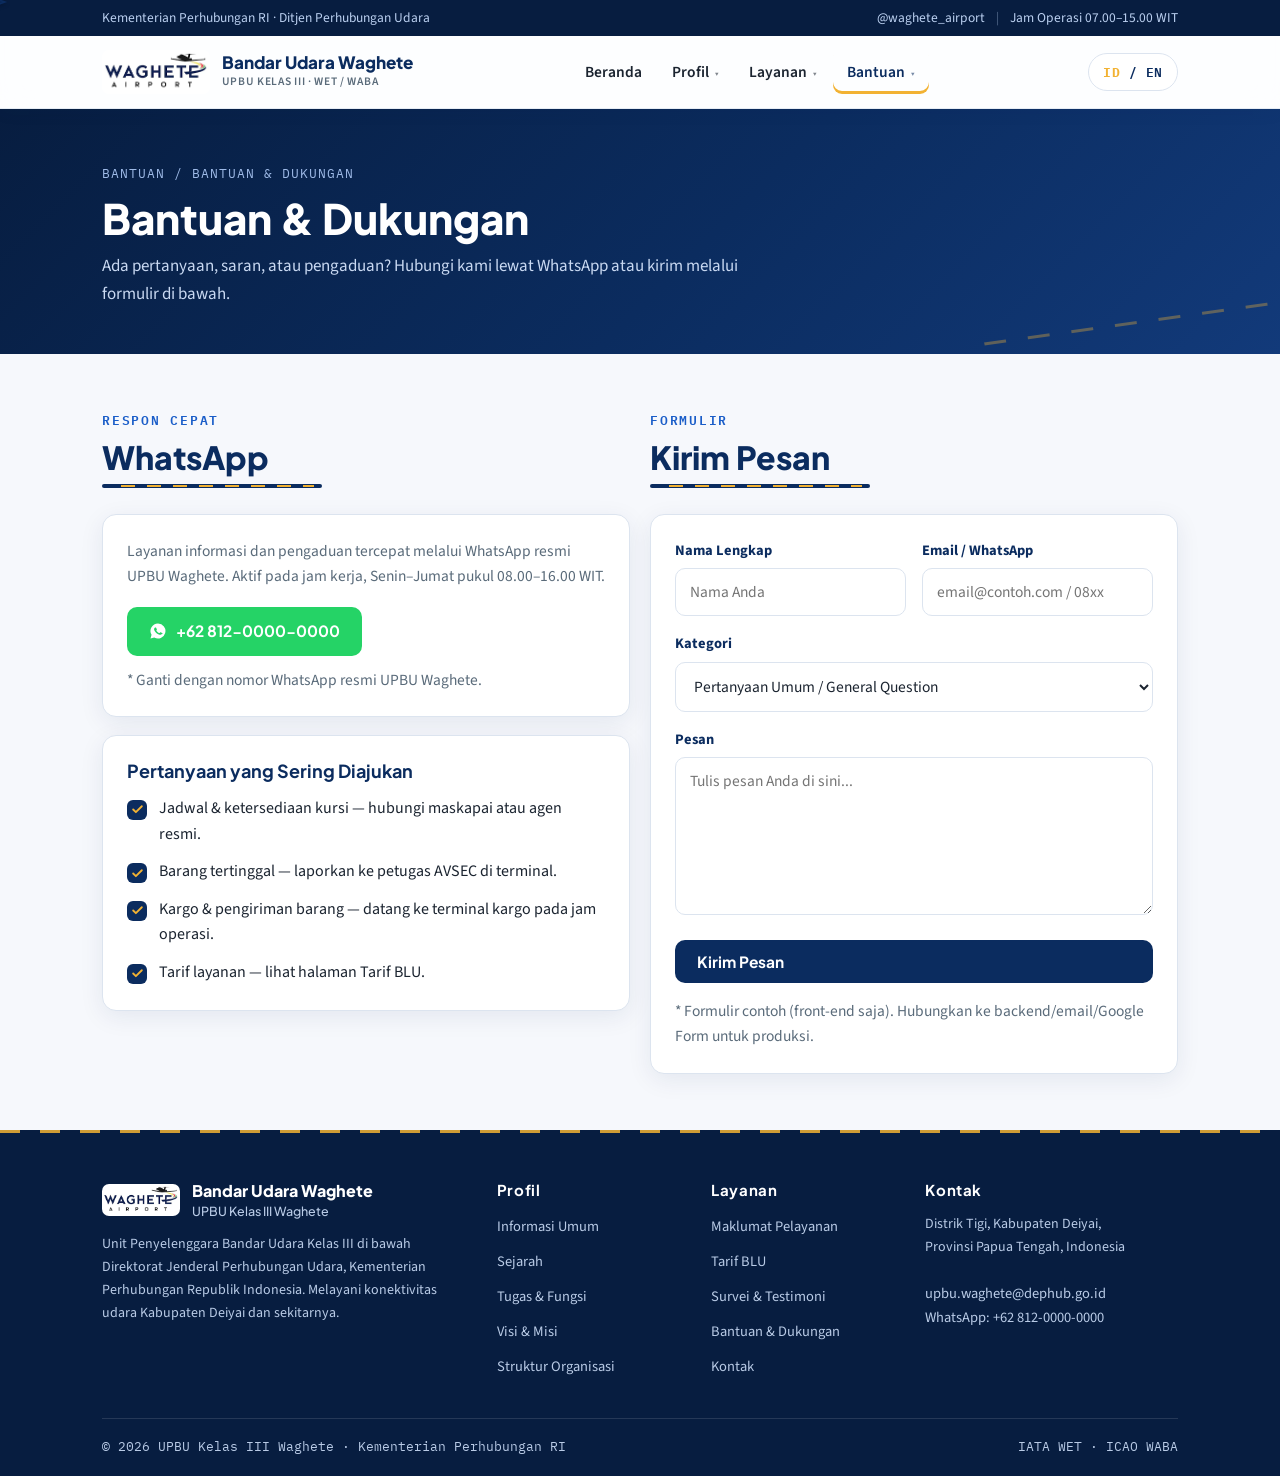
<file: bantuan.html>
<!DOCTYPE html>
<html lang="id">
<head>
<meta charset="UTF-8">
<meta name="viewport" content="width=device-width, initial-scale=1.0">
<title>Bantuan & Dukungan — Bandar Udara Waghete</title>
<link rel="preconnect" href="https://fonts.googleapis.com">
<link href="https://fonts.googleapis.com/css2?family=Plus+Jakarta+Sans:wght@500;700;800&family=Source+Sans+3:wght@400;600;700&family=IBM+Plex+Mono:wght@400;600;700&display=swap" rel="stylesheet">
<link rel="stylesheet" href="assets/style.css">
</head>
<body data-page="bantuan-p" data-lang="id">
<header class="site" id="site-header"></header>

<div class="pagehero">
  <div class="container">
    <div class="crumb"><span class="id">Bantuan / Bantuan & Dukungan</span><span class="en">Help / Help & Support</span></div>
    <h1><span class="id">Bantuan & Dukungan</span><span class="en">Help & Support</span></h1>
    <p class="lead"><span class="id">Ada pertanyaan, saran, atau pengaduan? Hubungi kami lewat WhatsApp atau kirim melalui formulir di bawah.</span><span class="en">Questions, suggestions, or complaints? Reach us on WhatsApp or send them via the form below.</span></p>
  </div>
</div>

<section class="block">
  <div class="container grid g2" style="align-items:start">
    <div>
      <div class="eyebrow"><span class="id">Respon Cepat</span><span class="en">Quick Response</span></div>
      <h2 class="title">WhatsApp</h2>
      <div class="runway"></div>
      <div class="card" style="margin-top:20px">
        <p><span class="id">Layanan informasi dan pengaduan tercepat melalui WhatsApp resmi UPBU Waghete. Aktif pada jam kerja, Senin–Jumat pukul 08.00–16.00 WIT.</span><span class="en">The fastest information and complaint channel via UPBU Waghete's official WhatsApp. Active on working days, Monday–Friday 08:00–16:00 WIT.</span></p>
        <a class="btn btn-wa" style="margin-top:18px" href="https://wa.me/6281200000000?text=Halo%20UPBU%20Waghete%2C%20saya%20ingin%20bertanya%20mengenai" target="_blank" rel="noopener">
          <svg viewBox="0 0 24 24" fill="currentColor"><path d="M12 2a10 10 0 0 0-8.6 15.1L2 22l5-1.3A10 10 0 1 0 12 2zm5.1 13.9c-.2.6-1.2 1.1-1.7 1.2-.4.1-1 .1-1.6-.1-.4-.1-.9-.3-1.5-.6-2.6-1.1-4.3-3.8-4.4-4-.1-.2-1.1-1.4-1.1-2.7s.7-1.9.9-2.2c.2-.2.5-.3.7-.3h.5c.2 0 .4 0 .6.4l.9 2.1c.1.2.1.4 0 .6l-.4.6c-.1.2-.3.4-.1.7.1.3.7 1.1 1.5 1.8 1 .9 1.9 1.2 2.2 1.3.3.1.4.1.6-.1l.7-.8c.2-.2.4-.2.6-.1l2 .9c.2.1.4.2.4.3.1.1.1.6-.1 1z"/></svg>
          +62 812-0000-0000
        </a>
        <p class="formnote" style="margin-top:12px"><span class="id">* Ganti dengan nomor WhatsApp resmi UPBU Waghete.</span><span class="en">* Replace with UPBU Waghete's official WhatsApp number.</span></p>
      </div>

      <div class="card" style="margin-top:18px">
        <h3><span class="id">Pertanyaan yang Sering Diajukan</span><span class="en">Frequently Asked</span></h3>
        <ul class="checklist" style="margin-top:14px">
          <li><span class="id">Jadwal & ketersediaan kursi — hubungi maskapai atau agen resmi.</span><span class="en">Schedules & seat availability — contact the airline or official agents.</span></li>
          <li><span class="id">Barang tertinggal — laporkan ke petugas AVSEC di terminal.</span><span class="en">Lost items — report to AVSEC officers at the terminal.</span></li>
          <li><span class="id">Kargo & pengiriman barang — datang ke terminal kargo pada jam operasi.</span><span class="en">Cargo & shipments — visit the cargo terminal during operating hours.</span></li>
          <li><span class="id">Tarif layanan — lihat halaman Tarif BLU.</span><span class="en">Service tariffs — see the BLU Tariffs page.</span></li>
        </ul>
      </div>
    </div>

    <div>
      <div class="eyebrow"><span class="id">Formulir</span><span class="en">Form</span></div>
      <h2 class="title"><span class="id">Kirim Pesan</span><span class="en">Send a Message</span></h2>
      <div class="runway"></div>
      <div class="card" style="margin-top:20px">
        <div class="okmsg" style="margin-bottom:16px"><span class="id">Terima kasih! Pesan Anda telah terkirim. Kami akan menghubungi Anda secepatnya.</span><span class="en">Thank you! Your message has been sent. We will get back to you as soon as possible.</span></div>
        <form class="nice">
          <div class="row2">
            <div>
              <label for="nm"><span class="id">Nama Lengkap</span><span class="en">Full Name</span></label>
              <input id="nm" type="text" required placeholder="Nama Anda">
            </div>
            <div>
              <label for="em">Email / WhatsApp</label>
              <input id="em" type="text" required placeholder="email@contoh.com / 08xx">
            </div>
          </div>
          <div>
            <label for="kt"><span class="id">Kategori</span><span class="en">Category</span></label>
            <select id="kt">
              <option>Pertanyaan Umum / General Question</option>
              <option>Pengaduan / Complaint</option>
              <option>Saran / Suggestion</option>
              <option>Kargo / Cargo</option>
              <option>Kerja Sama / Partnership</option>
            </select>
          </div>
          <div>
            <label for="ps"><span class="id">Pesan</span><span class="en">Message</span></label>
            <textarea id="ps" rows="6" required placeholder="Tulis pesan Anda di sini..."></textarea>
          </div>
          <button class="btn btn-navy" type="submit"><span class="id">Kirim Pesan</span><span class="en">Send Message</span></button>
          <p class="formnote"><span class="id">* Formulir contoh (front-end saja). Hubungkan ke backend/email/Google Form untuk produksi.</span><span class="en">* Demo form (front-end only). Connect it to a backend/email/Google Form for production.</span></p>
        </form>
      </div>
    </div>
  </div>
</section>

<footer class="site" id="site-footer"></footer>
<script src="assets/main.js"></script>
</body>
</html>
</file>
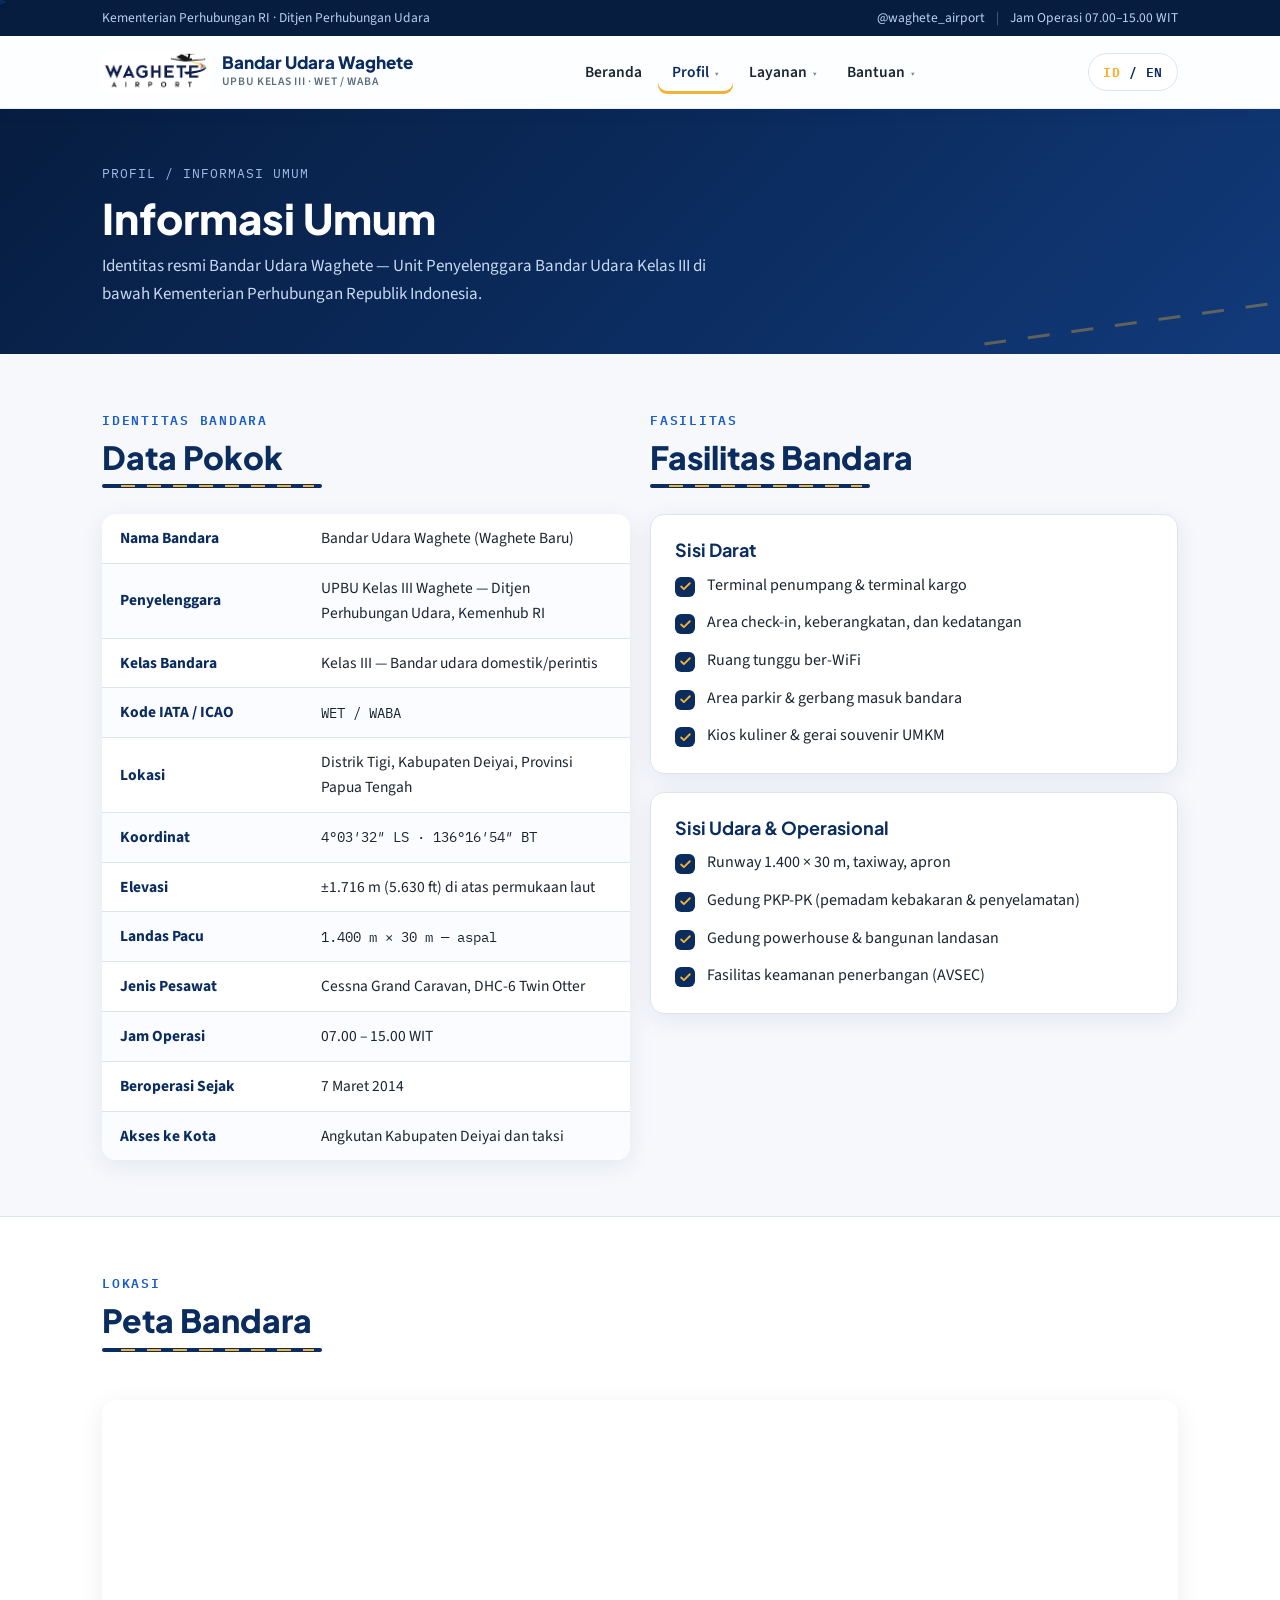
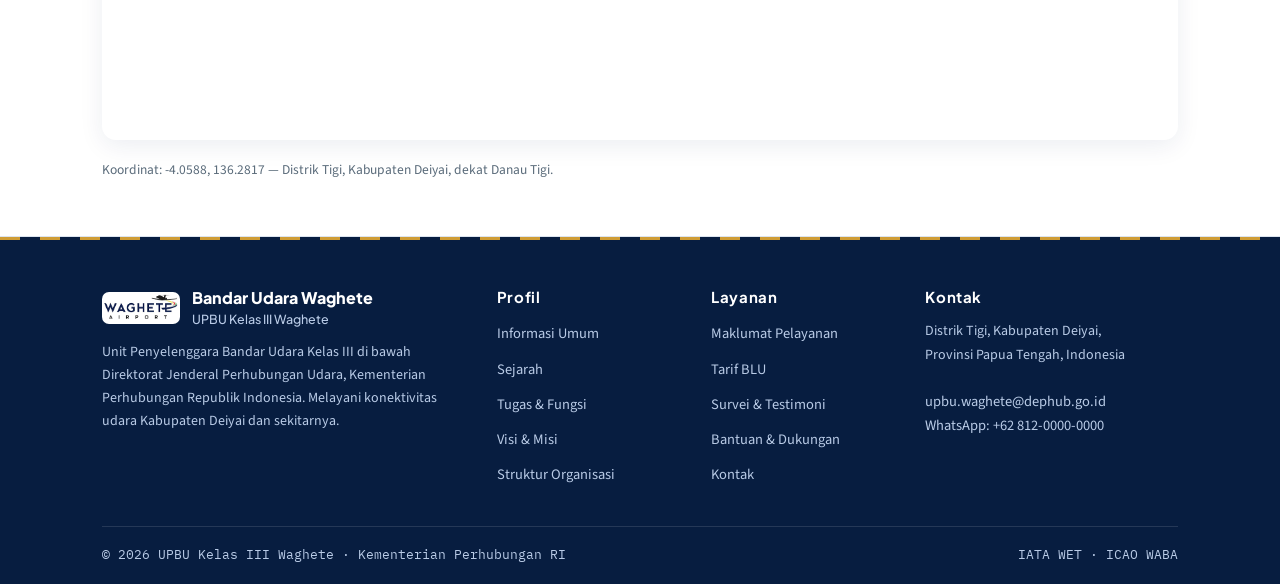
<file: info-umum.html>
<!DOCTYPE html>
<html lang="id">
<head>
<meta charset="UTF-8">
<meta name="viewport" content="width=device-width, initial-scale=1.0">
<title>Informasi Umum — Bandar Udara Waghete</title>
<link rel="preconnect" href="https://fonts.googleapis.com">
<link href="https://fonts.googleapis.com/css2?family=Plus+Jakarta+Sans:wght@500;700;800&family=Source+Sans+3:wght@400;600;700&family=IBM+Plex+Mono:wght@400;600;700&display=swap" rel="stylesheet">
<link rel="stylesheet" href="assets/style.css">
</head>
<body data-page="info-umum" data-lang="id">
<header class="site" id="site-header"></header>

<div class="pagehero">
  <div class="container">
    <div class="crumb"><span class="id">Profil / Informasi Umum</span><span class="en">Profile / General Info</span></div>
    <h1><span class="id">Informasi Umum</span><span class="en">General Information</span></h1>
    <p class="lead"><span class="id">Identitas resmi Bandar Udara Waghete — Unit Penyelenggara Bandar Udara Kelas III di bawah Kementerian Perhubungan Republik Indonesia.</span><span class="en">Official identity of Waghete Airport — a Class III Airport Operator Unit under the Ministry of Transportation of the Republic of Indonesia.</span></p>
  </div>
</div>

<section class="block">
  <div class="container grid g2" style="align-items:start">
    <div>
      <div class="eyebrow"><span class="id">Identitas Bandara</span><span class="en">Airport Identity</span></div>
      <h2 class="title"><span class="id">Data Pokok</span><span class="en">Key Facts</span></h2>
      <div class="runway"></div>
      <table class="data" style="margin-top:20px">
        <tbody>
          <tr><td class="k"><span class="id">Nama Bandara</span><span class="en">Airport Name</span></td><td>Bandar Udara Waghete (Waghete Baru)</td></tr>
          <tr><td class="k"><span class="id">Penyelenggara</span><span class="en">Operator</span></td><td>UPBU Kelas III Waghete — Ditjen Perhubungan Udara, Kemenhub RI</td></tr>
          <tr><td class="k"><span class="id">Kelas Bandara</span><span class="en">Airport Class</span></td><td><span class="id">Kelas III — Bandar udara domestik/perintis</span><span class="en">Class III — Domestic/pioneer airport</span></td></tr>
          <tr><td class="k">Kode IATA / ICAO</td><td class="mono">WET / WABA</td></tr>
          <tr><td class="k"><span class="id">Lokasi</span><span class="en">Location</span></td><td>Distrik Tigi, Kabupaten Deiyai, Provinsi Papua Tengah</td></tr>
          <tr><td class="k"><span class="id">Koordinat</span><span class="en">Coordinates</span></td><td class="mono">4°03′32″ LS · 136°16′54″ BT</td></tr>
          <tr><td class="k"><span class="id">Elevasi</span><span class="en">Elevation</span></td><td>±1.716 m (5.630 ft) <span class="id">di atas permukaan laut</span><span class="en">above sea level</span></td></tr>
          <tr><td class="k"><span class="id">Landas Pacu</span><span class="en">Runway</span></td><td class="mono">1.400 m × 30 m — <span class="id">aspal</span><span class="en">asphalt</span></td></tr>
          <tr><td class="k"><span class="id">Jenis Pesawat</span><span class="en">Aircraft Types</span></td><td>Cessna Grand Caravan, DHC-6 Twin Otter</td></tr>
          <tr><td class="k"><span class="id">Jam Operasi</span><span class="en">Operating Hours</span></td><td>07.00 – 15.00 WIT</td></tr>
          <tr><td class="k"><span class="id">Beroperasi Sejak</span><span class="en">Operating Since</span></td><td><span class="id">7 Maret 2014</span><span class="en">7 March 2014</span></td></tr>
          <tr><td class="k"><span class="id">Akses ke Kota</span><span class="en">City Access</span></td><td><span class="id">Angkutan Kabupaten Deiyai dan taksi</span><span class="en">Deiyai Regency public transport and taxis</span></td></tr>
        </tbody>
      </table>
    </div>

    <div>
      <div class="eyebrow"><span class="id">Fasilitas</span><span class="en">Facilities</span></div>
      <h2 class="title"><span class="id">Fasilitas Bandara</span><span class="en">Airport Facilities</span></h2>
      <div class="runway"></div>
      <div class="card" style="margin-top:20px">
        <h3><span class="id">Sisi Darat</span><span class="en">Landside</span></h3>
        <ul class="checklist" style="margin-top:12px">
          <li><span class="id">Terminal penumpang & terminal kargo</span><span class="en">Passenger & cargo terminals</span></li>
          <li><span class="id">Area check-in, keberangkatan, dan kedatangan</span><span class="en">Check-in, departure, and arrival areas</span></li>
          <li><span class="id">Ruang tunggu ber-WiFi</span><span class="en">Waiting lounge with WiFi</span></li>
          <li><span class="id">Area parkir & gerbang masuk bandara</span><span class="en">Parking area & airport entrance gate</span></li>
          <li><span class="id">Kios kuliner & gerai souvenir UMKM</span><span class="en">Food kiosks & SME souvenir stalls</span></li>
        </ul>
      </div>
      <div class="card" style="margin-top:18px">
        <h3><span class="id">Sisi Udara & Operasional</span><span class="en">Airside & Operations</span></h3>
        <ul class="checklist" style="margin-top:12px">
          <li>Runway 1.400 × 30 m, taxiway, apron</li>
          <li><span class="id">Gedung PKP-PK (pemadam kebakaran & penyelamatan)</span><span class="en">ARFF building (rescue & firefighting)</span></li>
          <li><span class="id">Gedung powerhouse & bangunan landasan</span><span class="en">Powerhouse & airside support buildings</span></li>
          <li><span class="id">Fasilitas keamanan penerbangan (AVSEC)</span><span class="en">Aviation security facilities (AVSEC)</span></li>
        </ul>
      </div>
    </div>
  </div>
</section>

<section class="block alt">
  <div class="container">
    <div class="eyebrow"><span class="id">Lokasi</span><span class="en">Location</span></div>
    <h2 class="title"><span class="id">Peta Bandara</span><span class="en">Airport Map</span></h2>
    <div class="runway"></div>
    <iframe class="mapframe" style="margin-top:22px" title="Peta Bandar Udara Waghete"
      src="https://www.openstreetmap.org/export/embed.html?bbox=136.255%2C-4.085%2C136.308%2C-4.033&layer=mapnik&marker=-4.0588%2C136.2817"
      loading="lazy"></iframe>
    <p class="formnote" style="margin-top:10px"><span class="id">Koordinat: -4.0588, 136.2817 — Distrik Tigi, Kabupaten Deiyai, dekat Danau Tigi.</span><span class="en">Coordinates: -4.0588, 136.2817 — Tigi District, Deiyai Regency, near Lake Tigi.</span></p>
  </div>
</section>

<footer class="site" id="site-footer"></footer>
<script src="assets/main.js"></script>
</body>
</html>
</file>
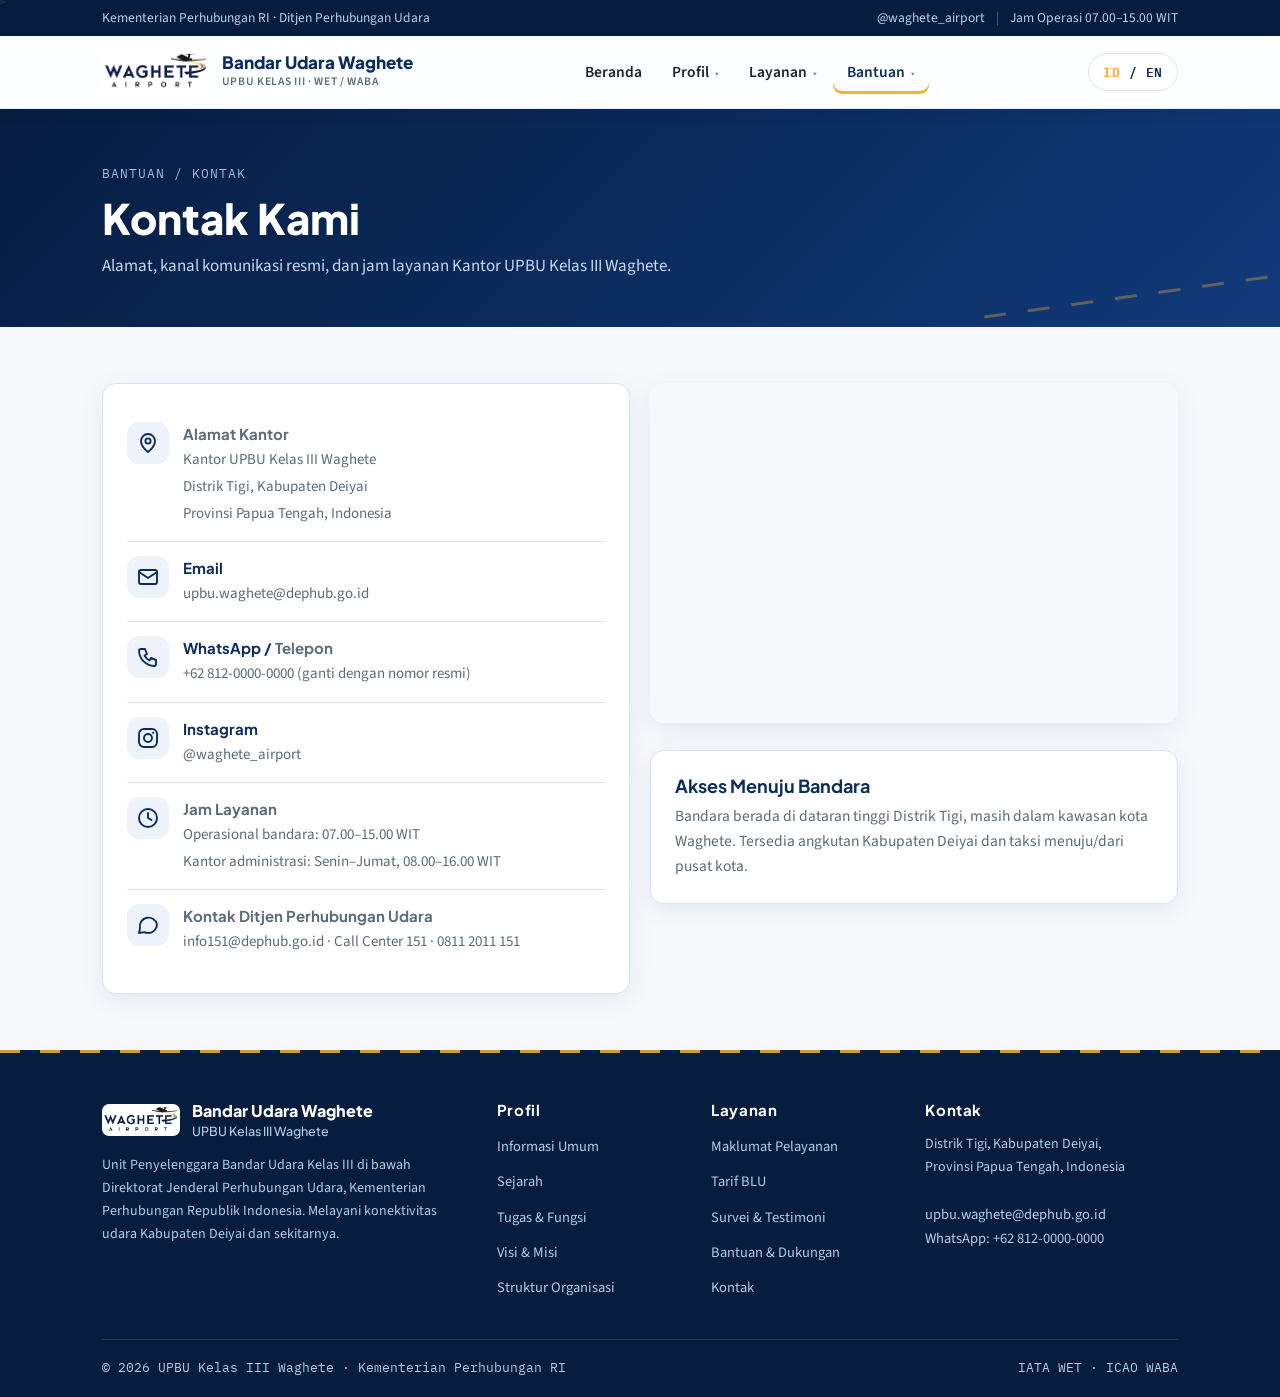
<file: kontak.html>
<!DOCTYPE html>
<html lang="id">
<head>
<meta charset="UTF-8">
<meta name="viewport" content="width=device-width, initial-scale=1.0">
<title>Kontak — Bandar Udara Waghete</title>
<link rel="preconnect" href="https://fonts.googleapis.com">
<link href="https://fonts.googleapis.com/css2?family=Plus+Jakarta+Sans:wght@500;700;800&family=Source+Sans+3:wght@400;600;700&family=IBM+Plex+Mono:wght@400;600;700&display=swap" rel="stylesheet">
<link rel="stylesheet" href="assets/style.css">
</head>
<body data-page="kontak" data-lang="id">
<header class="site" id="site-header"></header>

<div class="pagehero">
  <div class="container">
    <div class="crumb"><span class="id">Bantuan / Kontak</span><span class="en">Help / Contacts</span></div>
    <h1><span class="id">Kontak Kami</span><span class="en">Contact Us</span></h1>
    <p class="lead"><span class="id">Alamat, kanal komunikasi resmi, dan jam layanan Kantor UPBU Kelas III Waghete.</span><span class="en">Address, official communication channels, and service hours of the UPBU Class III Waghete Office.</span></p>
  </div>
</div>

<section class="block">
  <div class="container grid g2" style="align-items:start">
    <div class="card">
      <div class="contact-item">
        <div class="icobox"><svg viewBox="0 0 24 24" fill="none" stroke-width="1.9" stroke-linecap="round" stroke-linejoin="round"><path d="M12 21s7-5.5 7-11a7 7 0 1 0-14 0c0 5.5 7 11 7 11z"/><circle cx="12" cy="10" r="2.6"/></svg></div>
        <div><b><span class="id">Alamat Kantor</span><span class="en">Office Address</span></b>
        <span>Kantor UPBU Kelas III Waghete<br>Distrik Tigi, Kabupaten Deiyai<br>Provinsi Papua Tengah, Indonesia</span></div>
      </div>
      <div class="contact-item">
        <div class="icobox"><svg viewBox="0 0 24 24" fill="none" stroke-width="1.9" stroke-linecap="round" stroke-linejoin="round"><rect x="3" y="5" width="18" height="14" rx="2"/><path d="M3 7l9 6 9-6"/></svg></div>
        <div><b>Email</b>
        <a href="mailto:upbu.waghete@dephub.go.id">upbu.waghete@dephub.go.id</a></div>
      </div>
      <div class="contact-item">
        <div class="icobox"><svg viewBox="0 0 24 24" fill="none" stroke-width="1.9" stroke-linecap="round" stroke-linejoin="round"><path d="M5 4h4l2 5-2.5 1.5a12 12 0 0 0 5 5L15 13l5 2v4a2 2 0 0 1-2 2A16 16 0 0 1 3 6a2 2 0 0 1 2-2z"/></svg></div>
        <div><b>WhatsApp / <span class="id">Telepon</span><span class="en">Phone</span></b>
        <a href="https://wa.me/6281200000000" target="_blank" rel="noopener">+62 812-0000-0000</a> <span class="formnote">(<span class="id">ganti dengan nomor resmi</span><span class="en">replace with official number</span>)</span></div>
      </div>
      <div class="contact-item">
        <div class="icobox"><svg viewBox="0 0 24 24" fill="none" stroke-width="1.9" stroke-linecap="round" stroke-linejoin="round"><rect x="3" y="3" width="18" height="18" rx="5"/><circle cx="12" cy="12" r="4"/><circle cx="17.2" cy="6.8" r="1.1" fill="currentColor" stroke="none"/></svg></div>
        <div><b>Instagram</b>
        <a href="https://www.instagram.com/waghete_airport/" target="_blank" rel="noopener">@waghete_airport</a></div>
      </div>
      <div class="contact-item">
        <div class="icobox"><svg viewBox="0 0 24 24" fill="none" stroke-width="1.9" stroke-linecap="round" stroke-linejoin="round"><circle cx="12" cy="12" r="9"/><path d="M12 7v5l3.5 2"/></svg></div>
        <div><b><span class="id">Jam Layanan</span><span class="en">Service Hours</span></b>
        <span><span class="id">Operasional bandara: 07.00–15.00 WIT<br>Kantor administrasi: Senin–Jumat, 08.00–16.00 WIT</span><span class="en">Airport operations: 07:00–15:00 WIT<br>Administrative office: Mon–Fri, 08:00–16:00 WIT</span></span></div>
      </div>
      <div class="contact-item">
        <div class="icobox"><svg viewBox="0 0 24 24" fill="none" stroke-width="1.9" stroke-linecap="round" stroke-linejoin="round"><path d="M21 11.5a8.4 8.4 0 0 1-9 8.4 8.6 8.6 0 0 1-3.7-.8L3 20l1-4.9a8.4 8.4 0 1 1 17-3.6z"/></svg></div>
        <div><b><span class="id">Kontak Ditjen Perhubungan Udara</span><span class="en">DG of Civil Aviation Contact</span></b>
        <span>info151@dephub.go.id · Call Center 151 · 0811 2011 151</span></div>
      </div>
    </div>

    <div>
      <iframe class="mapframe" title="Peta lokasi Bandar Udara Waghete"
        src="https://www.openstreetmap.org/export/embed.html?bbox=136.255%2C-4.085%2C136.308%2C-4.033&layer=mapnik&marker=-4.0588%2C136.2817"
        loading="lazy"></iframe>
      <div class="card" style="margin-top:18px">
        <h3><span class="id">Akses Menuju Bandara</span><span class="en">Getting to the Airport</span></h3>
        <p><span class="id">Bandara berada di dataran tinggi Distrik Tigi, masih dalam kawasan kota Waghete. Tersedia angkutan Kabupaten Deiyai dan taksi menuju/dari pusat kota.</span><span class="en">The airport sits on a plateau in Tigi District, within the Waghete town area. Deiyai Regency public transport and taxis are available to/from the town center.</span></p>
      </div>
    </div>
  </div>
</section>

<footer class="site" id="site-footer"></footer>
<script src="assets/main.js"></script>
</body>
</html>
</file>
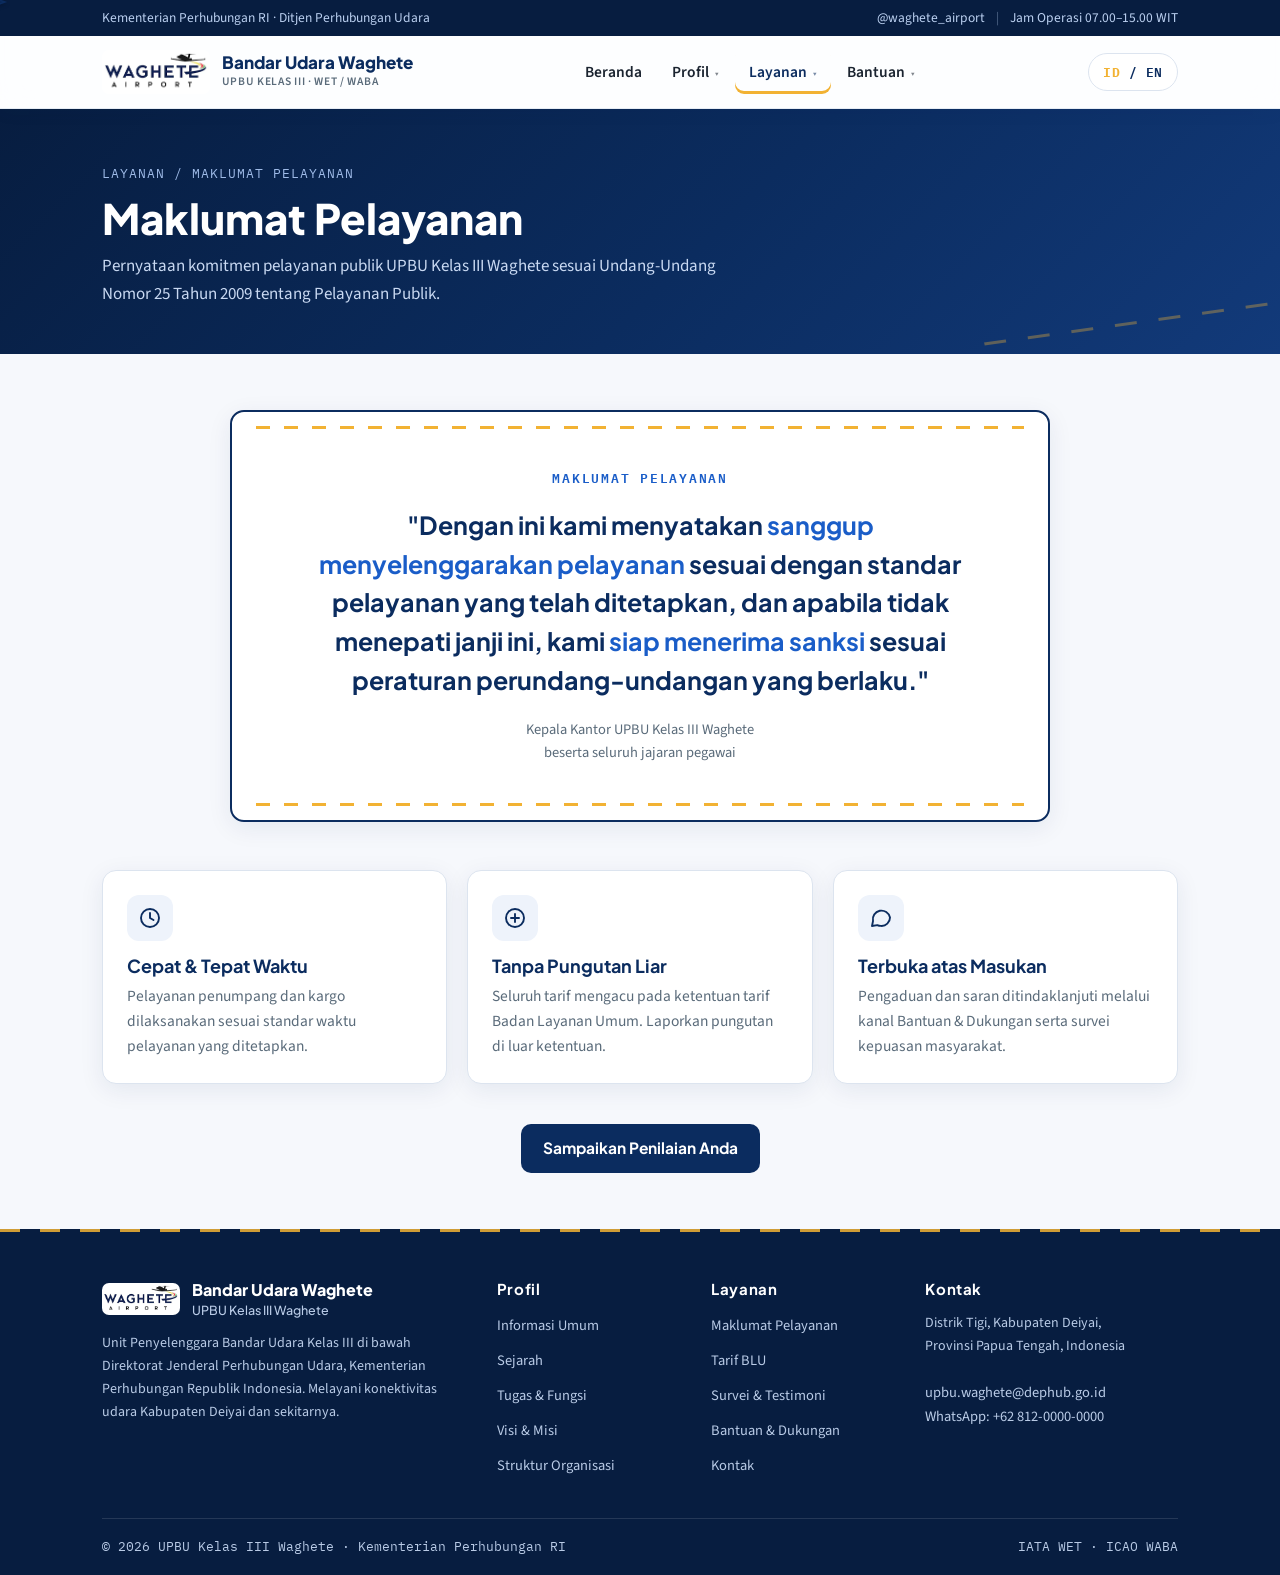
<file: maklumat.html>
<!DOCTYPE html>
<html lang="id">
<head>
<meta charset="UTF-8">
<meta name="viewport" content="width=device-width, initial-scale=1.0">
<title>Maklumat Pelayanan — Bandar Udara Waghete</title>
<link rel="preconnect" href="https://fonts.googleapis.com">
<link href="https://fonts.googleapis.com/css2?family=Plus+Jakarta+Sans:wght@500;700;800&family=Source+Sans+3:wght@400;600;700&family=IBM+Plex+Mono:wght@400;600;700&display=swap" rel="stylesheet">
<link rel="stylesheet" href="assets/style.css">
</head>
<body data-page="maklumat" data-lang="id">
<header class="site" id="site-header"></header>

<div class="pagehero">
  <div class="container">
    <div class="crumb"><span class="id">Layanan / Maklumat Pelayanan</span><span class="en">Services / Service Declaration</span></div>
    <h1><span class="id">Maklumat Pelayanan</span><span class="en">Service Declaration</span></h1>
    <p class="lead"><span class="id">Pernyataan komitmen pelayanan publik UPBU Kelas III Waghete sesuai Undang-Undang Nomor 25 Tahun 2009 tentang Pelayanan Publik.</span><span class="en">Public service commitment statement of UPBU Class III Waghete pursuant to Law No. 25 of 2009 on Public Services.</span></p>
  </div>
</div>

<section class="block">
  <div class="container">
    <div class="maklumat">
      <div class="eyebrow" style="color:var(--blue)">MAKLUMAT PELAYANAN</div>
      <div class="q">
        <span class="id">"Dengan ini kami menyatakan <em>sanggup menyelenggarakan pelayanan</em> sesuai dengan standar pelayanan yang telah ditetapkan, dan apabila tidak menepati janji ini, kami <em>siap menerima sanksi</em> sesuai peraturan perundang-undangan yang berlaku."</span>
        <span class="en">"We hereby declare that we are <em>committed to delivering services</em> in accordance with the established service standards, and should we fail to keep this promise, we are <em>prepared to accept sanctions</em> in accordance with applicable laws and regulations."</span>
      </div>
      <p style="color:var(--muted);font-size:14.5px"><span class="id">Kepala Kantor UPBU Kelas III Waghete<br>beserta seluruh jajaran pegawai</span><span class="en">Head of UPBU Class III Waghete Office<br>and all staff</span></p>
    </div>

    <div class="grid g3" style="margin-top:48px">
      <div class="card">
        <div class="icobox"><svg viewBox="0 0 24 24" fill="none" stroke-width="1.9" stroke-linecap="round" stroke-linejoin="round"><circle cx="12" cy="12" r="9"/><path d="M12 7v5l3.5 2"/></svg></div>
        <h3><span class="id">Cepat & Tepat Waktu</span><span class="en">Fast & Punctual</span></h3>
        <p><span class="id">Pelayanan penumpang dan kargo dilaksanakan sesuai standar waktu pelayanan yang ditetapkan.</span><span class="en">Passenger and cargo services delivered within established service-time standards.</span></p>
      </div>
      <div class="card">
        <div class="icobox"><svg viewBox="0 0 24 24" fill="none" stroke-width="1.9" stroke-linecap="round" stroke-linejoin="round"><circle cx="12" cy="12" r="9"/><path d="M8 12h8M12 8v8"/></svg></div>
        <h3><span class="id">Tanpa Pungutan Liar</span><span class="en">Zero Illegal Fees</span></h3>
        <p><span class="id">Seluruh tarif mengacu pada ketentuan tarif Badan Layanan Umum. Laporkan pungutan di luar ketentuan.</span><span class="en">All tariffs follow official BLU tariff regulations. Report any charge outside official provisions.</span></p>
      </div>
      <div class="card">
        <div class="icobox"><svg viewBox="0 0 24 24" fill="none" stroke-width="1.9" stroke-linecap="round" stroke-linejoin="round"><path d="M21 11.5a8.4 8.4 0 0 1-9 8.4 8.6 8.6 0 0 1-3.7-.8L3 20l1-4.9a8.4 8.4 0 1 1 17-3.6z"/></svg></div>
        <h3><span class="id">Terbuka atas Masukan</span><span class="en">Open to Feedback</span></h3>
        <p><span class="id">Pengaduan dan saran ditindaklanjuti melalui kanal Bantuan & Dukungan serta survei kepuasan masyarakat.</span><span class="en">Complaints and suggestions are followed up via Help & Support channels and public satisfaction surveys.</span></p>
      </div>
    </div>

    <div style="text-align:center;margin-top:40px">
      <a class="btn btn-navy" href="survei.html"><span class="id">Sampaikan Penilaian Anda</span><span class="en">Share Your Feedback</span></a>
    </div>
  </div>
</section>

<footer class="site" id="site-footer"></footer>
<script src="assets/main.js"></script>
</body>
</html>
</file>
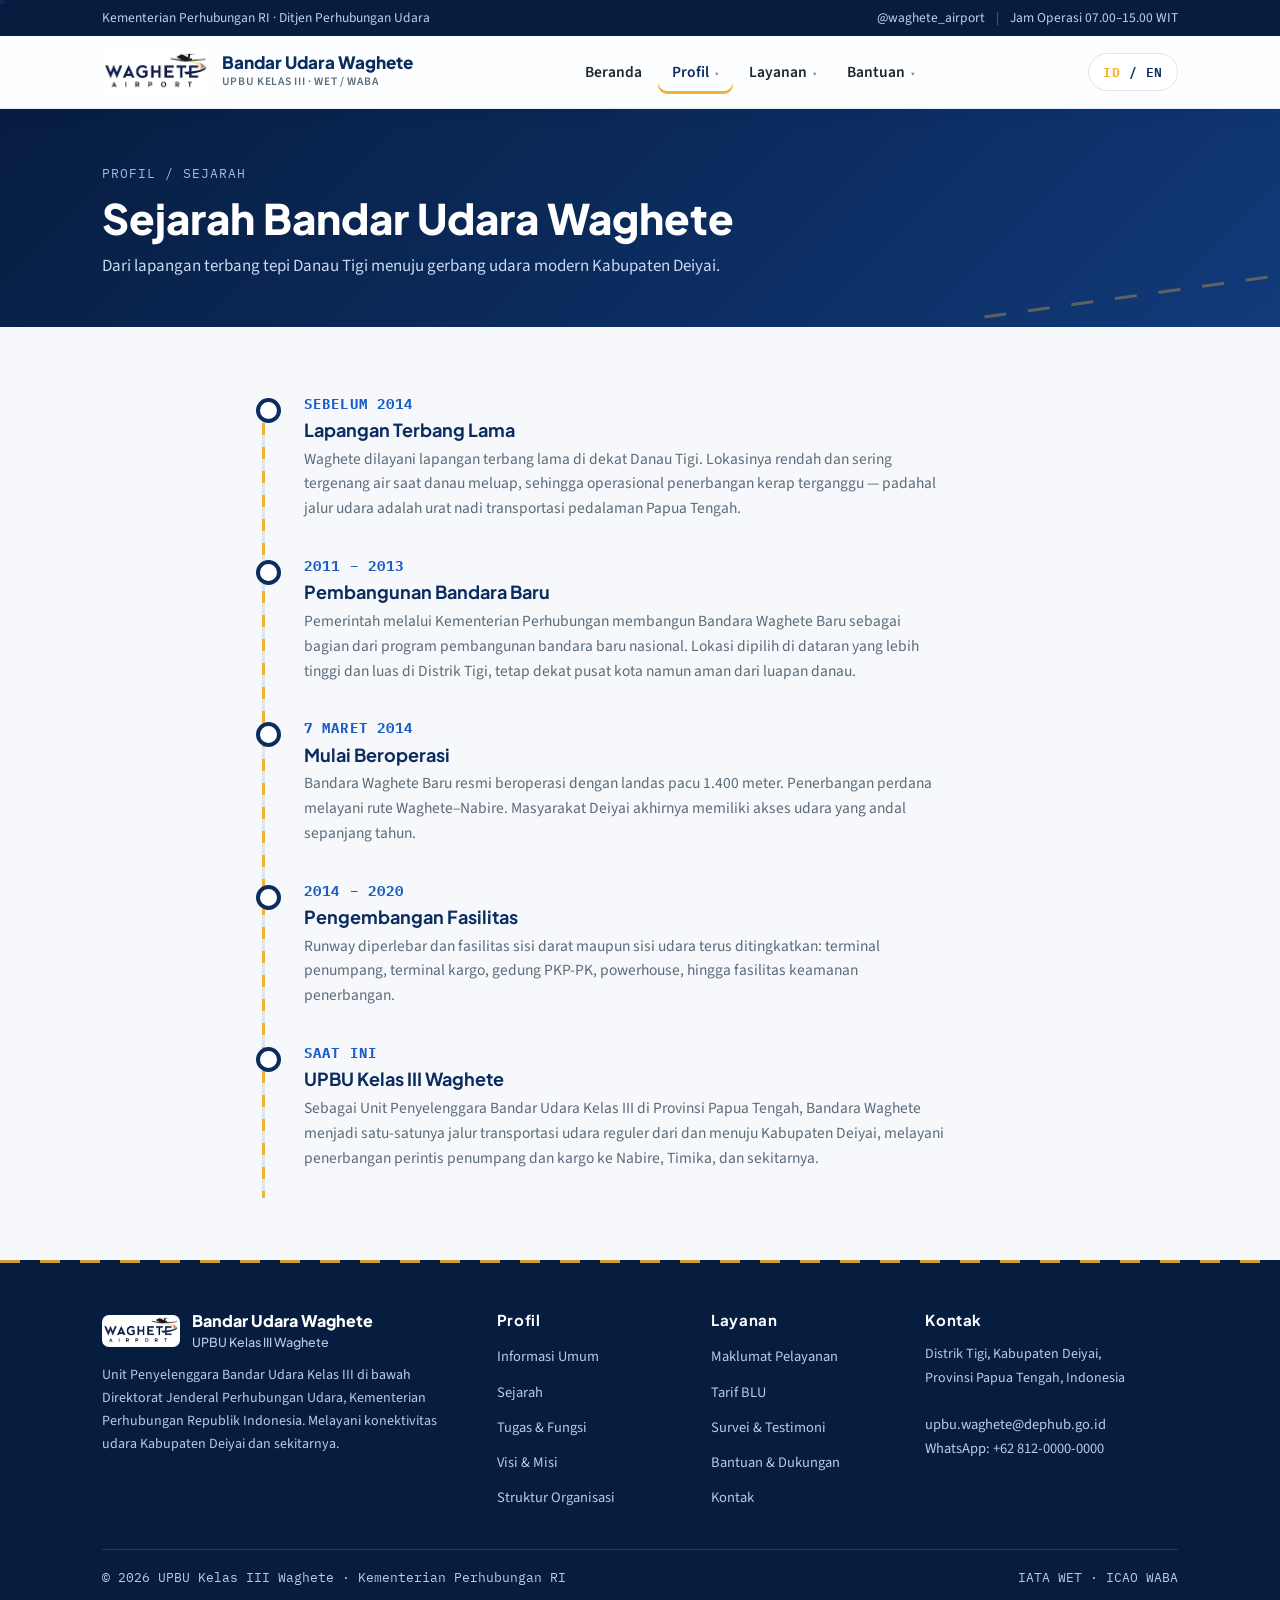
<file: sejarah.html>
<!DOCTYPE html>
<html lang="id">
<head>
<meta charset="UTF-8">
<meta name="viewport" content="width=device-width, initial-scale=1.0">
<title>Sejarah — Bandar Udara Waghete</title>
<link rel="preconnect" href="https://fonts.googleapis.com">
<link href="https://fonts.googleapis.com/css2?family=Plus+Jakarta+Sans:wght@500;700;800&family=Source+Sans+3:wght@400;600;700&family=IBM+Plex+Mono:wght@400;600;700&display=swap" rel="stylesheet">
<link rel="stylesheet" href="assets/style.css">
</head>
<body data-page="sejarah" data-lang="id">
<header class="site" id="site-header"></header>

<div class="pagehero">
  <div class="container">
    <div class="crumb"><span class="id">Profil / Sejarah</span><span class="en">Profile / History</span></div>
    <h1><span class="id">Sejarah Bandar Udara Waghete</span><span class="en">History of Waghete Airport</span></h1>
    <p class="lead"><span class="id">Dari lapangan terbang tepi Danau Tigi menuju gerbang udara modern Kabupaten Deiyai.</span><span class="en">From an airstrip on the shores of Lake Tigi to the modern air gateway of Deiyai Regency.</span></p>
  </div>
</div>

<section class="block">
  <div class="container" style="max-width:820px">
    <div class="timeline" style="margin-top:10px">
      <div class="tl-item">
        <div class="year"><span class="id">SEBELUM 2014</span><span class="en">BEFORE 2014</span></div>
        <h3><span class="id">Lapangan Terbang Lama</span><span class="en">The Old Airstrip</span></h3>
        <p><span class="id">Waghete dilayani lapangan terbang lama di dekat Danau Tigi. Lokasinya rendah dan sering tergenang air saat danau meluap, sehingga operasional penerbangan kerap terganggu — padahal jalur udara adalah urat nadi transportasi pedalaman Papua Tengah.</span><span class="en">Waghete was served by an old airstrip near Lake Tigi. Its low-lying location often flooded when the lake overflowed, frequently disrupting flights — even though air routes are the lifeline of transportation in Central Papua's interior.</span></p>
      </div>
      <div class="tl-item">
        <div class="year">2011 – 2013</div>
        <h3><span class="id">Pembangunan Bandara Baru</span><span class="en">Construction of the New Airport</span></h3>
        <p><span class="id">Pemerintah melalui Kementerian Perhubungan membangun Bandara Waghete Baru sebagai bagian dari program pembangunan bandara baru nasional. Lokasi dipilih di dataran yang lebih tinggi dan luas di Distrik Tigi, tetap dekat pusat kota namun aman dari luapan danau.</span><span class="en">Through the Ministry of Transportation, the government built the New Waghete Airport as part of the national new-airport development program. A higher, more spacious plateau in Tigi District was chosen — still close to town, yet safe from lake flooding.</span></p>
      </div>
      <div class="tl-item">
        <div class="year"><span class="id">7 MARET 2014</span><span class="en">7 MARCH 2014</span></div>
        <h3><span class="id">Mulai Beroperasi</span><span class="en">Operations Begin</span></h3>
        <p><span class="id">Bandara Waghete Baru resmi beroperasi dengan landas pacu 1.400 meter. Penerbangan perdana melayani rute Waghete–Nabire. Masyarakat Deiyai akhirnya memiliki akses udara yang andal sepanjang tahun.</span><span class="en">The new Waghete Airport officially opened with a 1,400-meter runway. Inaugural flights served the Waghete–Nabire route, finally giving the people of Deiyai reliable year-round air access.</span></p>
      </div>
      <div class="tl-item">
        <div class="year">2014 – 2020</div>
        <h3><span class="id">Pengembangan Fasilitas</span><span class="en">Facility Development</span></h3>
        <p><span class="id">Runway diperlebar dan fasilitas sisi darat maupun sisi udara terus ditingkatkan: terminal penumpang, terminal kargo, gedung PKP-PK, powerhouse, hingga fasilitas keamanan penerbangan.</span><span class="en">The runway was widened and both landside and airside facilities were continuously improved: passenger terminal, cargo terminal, ARFF building, powerhouse, and aviation security facilities.</span></p>
      </div>
      <div class="tl-item">
        <div class="year"><span class="id">SAAT INI</span><span class="en">TODAY</span></div>
        <h3><span class="id">UPBU Kelas III Waghete</span><span class="en">UPBU Class III Waghete</span></h3>
        <p><span class="id">Sebagai Unit Penyelenggara Bandar Udara Kelas III di Provinsi Papua Tengah, Bandara Waghete menjadi satu-satunya jalur transportasi udara reguler dari dan menuju Kabupaten Deiyai, melayani penerbangan perintis penumpang dan kargo ke Nabire, Timika, dan sekitarnya.</span><span class="en">As a Class III Airport Operator Unit in Central Papua Province, Waghete Airport is the only regular air link to and from Deiyai Regency, serving pioneer passenger and cargo flights to Nabire, Timika, and beyond.</span></p>
      </div>
    </div>
  </div>
</section>

<footer class="site" id="site-footer"></footer>
<script src="assets/main.js"></script>
</body>
</html>
</file>
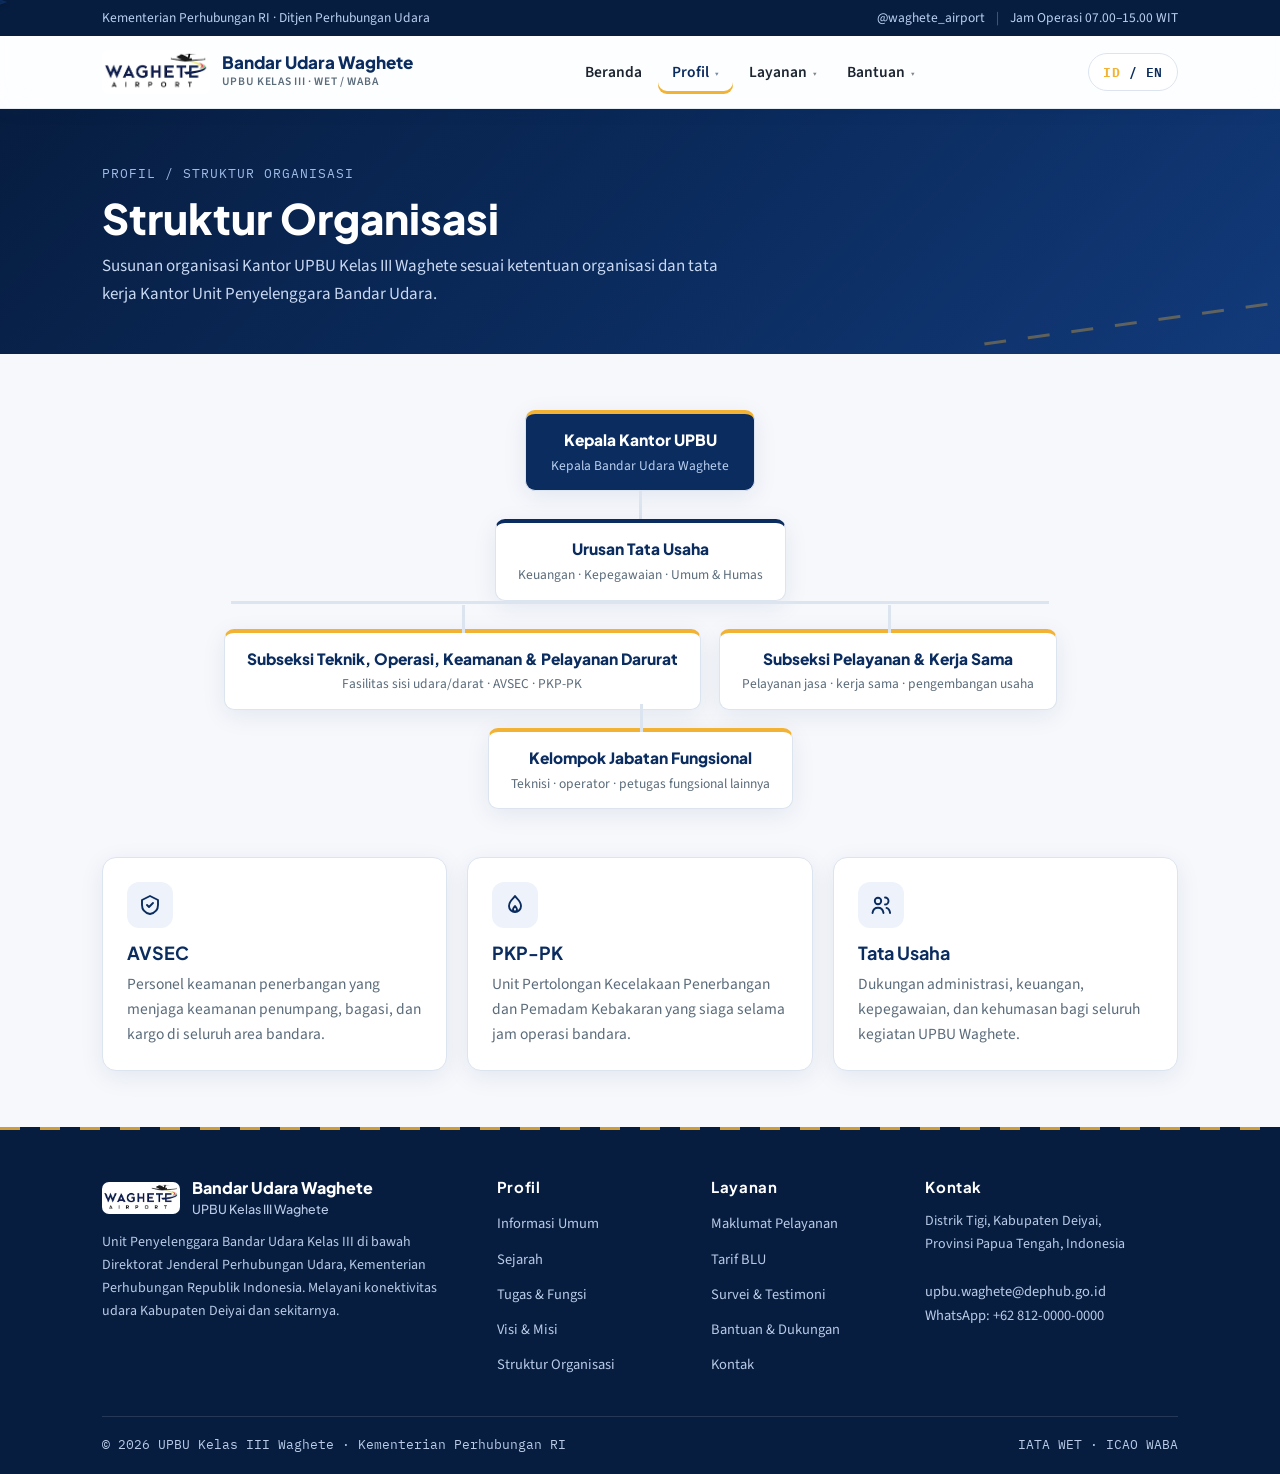
<file: struktur.html>
<!DOCTYPE html>
<html lang="id">
<head>
<meta charset="UTF-8">
<meta name="viewport" content="width=device-width, initial-scale=1.0">
<title>Struktur Organisasi — Bandar Udara Waghete</title>
<link rel="preconnect" href="https://fonts.googleapis.com">
<link href="https://fonts.googleapis.com/css2?family=Plus+Jakarta+Sans:wght@500;700;800&family=Source+Sans+3:wght@400;600;700&family=IBM+Plex+Mono:wght@400;600;700&display=swap" rel="stylesheet">
<link rel="stylesheet" href="assets/style.css">
</head>
<body data-page="struktur" data-lang="id">
<header class="site" id="site-header"></header>

<div class="pagehero">
  <div class="container">
    <div class="crumb"><span class="id">Profil / Struktur Organisasi</span><span class="en">Profile / Organization Structure</span></div>
    <h1><span class="id">Struktur Organisasi</span><span class="en">Organization Structure</span></h1>
    <p class="lead"><span class="id">Susunan organisasi Kantor UPBU Kelas III Waghete sesuai ketentuan organisasi dan tata kerja Kantor Unit Penyelenggara Bandar Udara.</span><span class="en">Organizational structure of the UPBU Class III Waghete Office in accordance with regulations on Airport Operator Unit organization.</span></p>
  </div>
</div>

<section class="block">
  <div class="container">
    <div class="org">
      <div class="orgbox" style="border-top-color:var(--gold);background:var(--navy)">
        <div class="role" style="color:#fff"><span class="id">Kepala Kantor UPBU</span><span class="en">Head of UPBU Office</span></div>
        <div class="nm" style="color:#BBD0F0"><span class="id">Kepala Bandar Udara Waghete</span><span class="en">Head of Waghete Airport</span></div>
      </div>
      <div class="orgline"></div>
      <div class="orgbox">
        <div class="role"><span class="id">Urusan Tata Usaha</span><span class="en">Administrative Affairs</span></div>
        <div class="nm"><span class="id">Keuangan · Kepegawaian · Umum & Humas</span><span class="en">Finance · Personnel · General Affairs & PR</span></div>
      </div>
      <div class="orgrow">
        <div class="orgbox">
          <div class="role"><span class="id">Subseksi Teknik, Operasi, Keamanan & Pelayanan Darurat</span><span class="en">Engineering, Operations, Security & Emergency Services</span></div>
          <div class="nm"><span class="id">Fasilitas sisi udara/darat · AVSEC · PKP-PK</span><span class="en">Airside/landside facilities · AVSEC · ARFF</span></div>
        </div>
        <div class="orgbox">
          <div class="role"><span class="id">Subseksi Pelayanan & Kerja Sama</span><span class="en">Services & Cooperation</span></div>
          <div class="nm"><span class="id">Pelayanan jasa · kerja sama · pengembangan usaha</span><span class="en">Airport services · partnerships · business development</span></div>
        </div>
        <div class="orgbox">
          <div class="role"><span class="id">Kelompok Jabatan Fungsional</span><span class="en">Functional Positions Group</span></div>
          <div class="nm"><span class="id">Teknisi · operator · petugas fungsional lainnya</span><span class="en">Technicians · operators · other functional officers</span></div>
        </div>
      </div>
    </div>

    <div class="grid g3" style="margin-top:48px">
      <div class="card">
        <div class="icobox"><svg viewBox="0 0 24 24" fill="none" stroke-width="1.9" stroke-linecap="round" stroke-linejoin="round"><path d="M12 3l8 4v5c0 5-3.5 8-8 9-4.5-1-8-4-8-9V7l8-4z"/><path d="M9 12l2 2 4-4"/></svg></div>
        <h3>AVSEC</h3>
        <p><span class="id">Personel keamanan penerbangan yang menjaga keamanan penumpang, bagasi, dan kargo di seluruh area bandara.</span><span class="en">Aviation security personnel safeguarding passengers, baggage, and cargo across the airport.</span></p>
      </div>
      <div class="card">
        <div class="icobox"><svg viewBox="0 0 24 24" fill="none" stroke-width="1.9" stroke-linecap="round" stroke-linejoin="round"><path d="M12 3c2 3 6 5 6 10a6 6 0 0 1-12 0c0-5 4-7 6-10z"/><path d="M12 13c1 1.2 2 2 2 3.6a2 2 0 0 1-4 0c0-1.6 1-2.4 2-3.6z"/></svg></div>
        <h3>PKP-PK</h3>
        <p><span class="id">Unit Pertolongan Kecelakaan Penerbangan dan Pemadam Kebakaran yang siaga selama jam operasi bandara.</span><span class="en">Aircraft Rescue and Fire Fighting unit on standby throughout airport operating hours.</span></p>
      </div>
      <div class="card">
        <div class="icobox"><svg viewBox="0 0 24 24" fill="none" stroke-width="1.9" stroke-linecap="round" stroke-linejoin="round"><circle cx="9" cy="8" r="3.2"/><path d="M3.5 20c.6-3.4 2.9-5.2 5.5-5.2s4.9 1.8 5.5 5.2M16 4.5a3.2 3.2 0 0 1 0 7M17.5 14.9c2 .6 3.2 2.2 3.6 5.1"/></svg></div>
        <h3><span class="id">Tata Usaha</span><span class="en">Administration</span></h3>
        <p><span class="id">Dukungan administrasi, keuangan, kepegawaian, dan kehumasan bagi seluruh kegiatan UPBU Waghete.</span><span class="en">Administrative, financial, personnel, and public relations support for all UPBU Waghete activities.</span></p>
      </div>
    </div>
  </div>
</section>

<footer class="site" id="site-footer"></footer>
<script src="assets/main.js"></script>
</body>
</html>
</file>
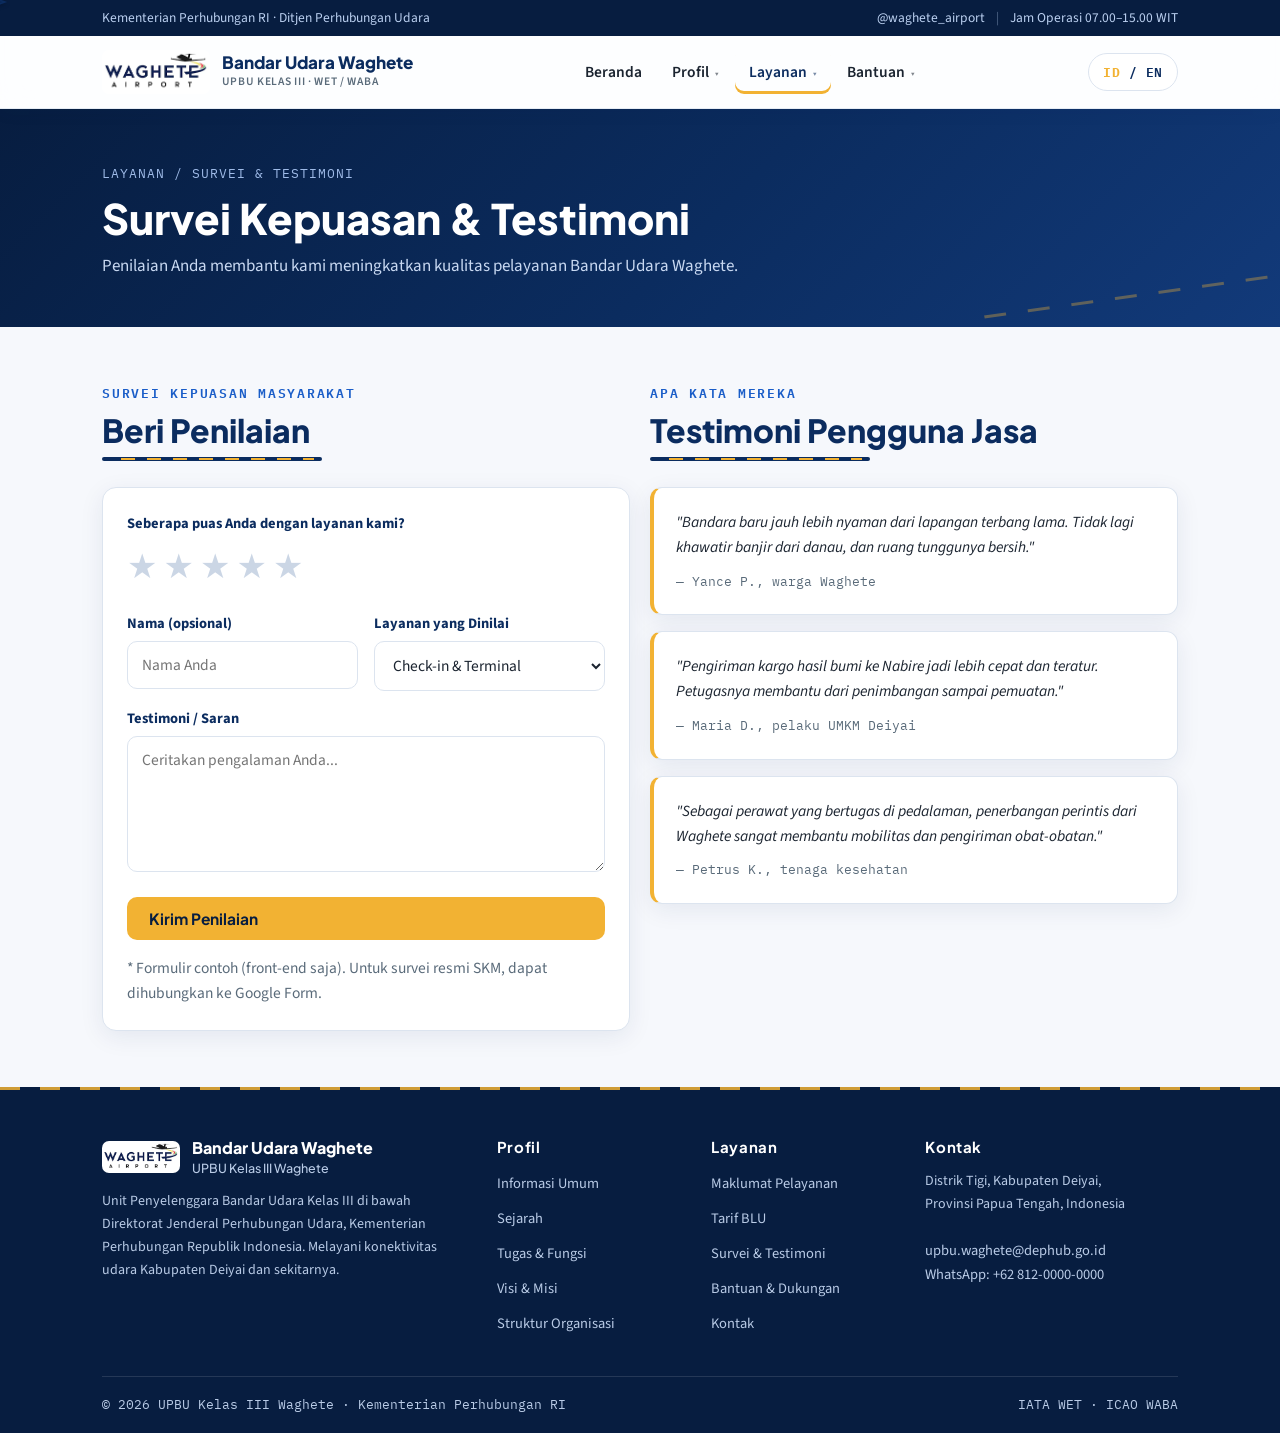
<file: survei.html>
<!DOCTYPE html>
<html lang="id">
<head>
<meta charset="UTF-8">
<meta name="viewport" content="width=device-width, initial-scale=1.0">
<title>Survei & Testimoni — Bandar Udara Waghete</title>
<link rel="preconnect" href="https://fonts.googleapis.com">
<link href="https://fonts.googleapis.com/css2?family=Plus+Jakarta+Sans:wght@500;700;800&family=Source+Sans+3:wght@400;600;700&family=IBM+Plex+Mono:wght@400;600;700&display=swap" rel="stylesheet">
<link rel="stylesheet" href="assets/style.css">
</head>
<body data-page="survei" data-lang="id">
<header class="site" id="site-header"></header>

<div class="pagehero">
  <div class="container">
    <div class="crumb"><span class="id">Layanan / Survei & Testimoni</span><span class="en">Services / Survey & Testimonials</span></div>
    <h1><span class="id">Survei Kepuasan & Testimoni</span><span class="en">Satisfaction Survey & Testimonials</span></h1>
    <p class="lead"><span class="id">Penilaian Anda membantu kami meningkatkan kualitas pelayanan Bandar Udara Waghete.</span><span class="en">Your feedback helps us improve the quality of services at Waghete Airport.</span></p>
  </div>
</div>

<section class="block">
  <div class="container grid g2" style="align-items:start">
    <div>
      <div class="eyebrow"><span class="id">Survei Kepuasan Masyarakat</span><span class="en">Public Satisfaction Survey</span></div>
      <h2 class="title"><span class="id">Beri Penilaian</span><span class="en">Rate Our Service</span></h2>
      <div class="runway"></div>
      <div class="card" style="margin-top:20px">
        <div class="okmsg" style="margin-bottom:16px"><span class="id">Terima kasih atas penilaian Anda! Masukan Anda sangat berarti bagi kami.</span><span class="en">Thank you for your feedback! Your input means a lot to us.</span></div>
        <form class="nice">
          <div>
            <label><span class="id">Seberapa puas Anda dengan layanan kami?</span><span class="en">How satisfied are you with our service?</span></label>
            <div class="stars" role="radiogroup" aria-label="Rating">
              <span>★</span><span>★</span><span>★</span><span>★</span><span>★</span>
            </div>
            <input type="hidden" id="rating-value" value="0">
          </div>
          <div class="row2">
            <div>
              <label for="snm"><span class="id">Nama (opsional)</span><span class="en">Name (optional)</span></label>
              <input id="snm" type="text" placeholder="Nama Anda">
            </div>
            <div>
              <label for="slay"><span class="id">Layanan yang Dinilai</span><span class="en">Service Being Rated</span></label>
              <select id="slay">
                <option>Check-in & Terminal</option>
                <option>Keamanan / AVSEC</option>
                <option>Kargo</option>
                <option>Parkir</option>
                <option>Kuliner & Souvenir</option>
                <option>WiFi & Fasilitas</option>
              </select>
            </div>
          </div>
          <div>
            <label for="stx"><span class="id">Testimoni / Saran</span><span class="en">Testimony / Suggestions</span></label>
            <textarea id="stx" rows="5" placeholder="Ceritakan pengalaman Anda..."></textarea>
          </div>
          <button class="btn btn-gold" type="submit"><span class="id">Kirim Penilaian</span><span class="en">Submit Feedback</span></button>
          <p class="formnote"><span class="id">* Formulir contoh (front-end saja). Untuk survei resmi SKM, dapat dihubungkan ke Google Form.</span><span class="en">* Demo form (front-end only). For the official SKM survey, connect it to a Google Form.</span></p>
        </form>
      </div>
    </div>

    <div>
      <div class="eyebrow"><span class="id">Apa Kata Mereka</span><span class="en">What People Say</span></div>
      <h2 class="title"><span class="id">Testimoni Pengguna Jasa</span><span class="en">Service User Testimonials</span></h2>
      <div class="runway"></div>
      <div style="display:grid;gap:16px;margin-top:20px">
        <div class="quote">
          <p><span class="id">"Bandara baru jauh lebih nyaman dari lapangan terbang lama. Tidak lagi khawatir banjir dari danau, dan ruang tunggunya bersih."</span><span class="en">"The new airport is far more comfortable than the old airstrip. No more worrying about lake flooding, and the waiting room is clean."</span></p>
          <div class="who">— Yance P., <span class="id">warga Waghete</span><span class="en">Waghete resident</span></div>
        </div>
        <div class="quote">
          <p><span class="id">"Pengiriman kargo hasil bumi ke Nabire jadi lebih cepat dan teratur. Petugasnya membantu dari penimbangan sampai pemuatan."</span><span class="en">"Shipping farm produce cargo to Nabire is faster and better organized. The staff helped from weighing to loading."</span></p>
          <div class="who">— Maria D., <span class="id">pelaku UMKM Deiyai</span><span class="en">Deiyai SME owner</span></div>
        </div>
        <div class="quote">
          <p><span class="id">"Sebagai perawat yang bertugas di pedalaman, penerbangan perintis dari Waghete sangat membantu mobilitas dan pengiriman obat-obatan."</span><span class="en">"As a nurse serving the interior, pioneer flights from Waghete greatly help mobility and medicine deliveries."</span></p>
          <div class="who">— Petrus K., <span class="id">tenaga kesehatan</span><span class="en">health worker</span></div>
        </div>
      </div>
    </div>
  </div>
</section>

<footer class="site" id="site-footer"></footer>
<script src="assets/main.js"></script>
</body>
</html>
</file>
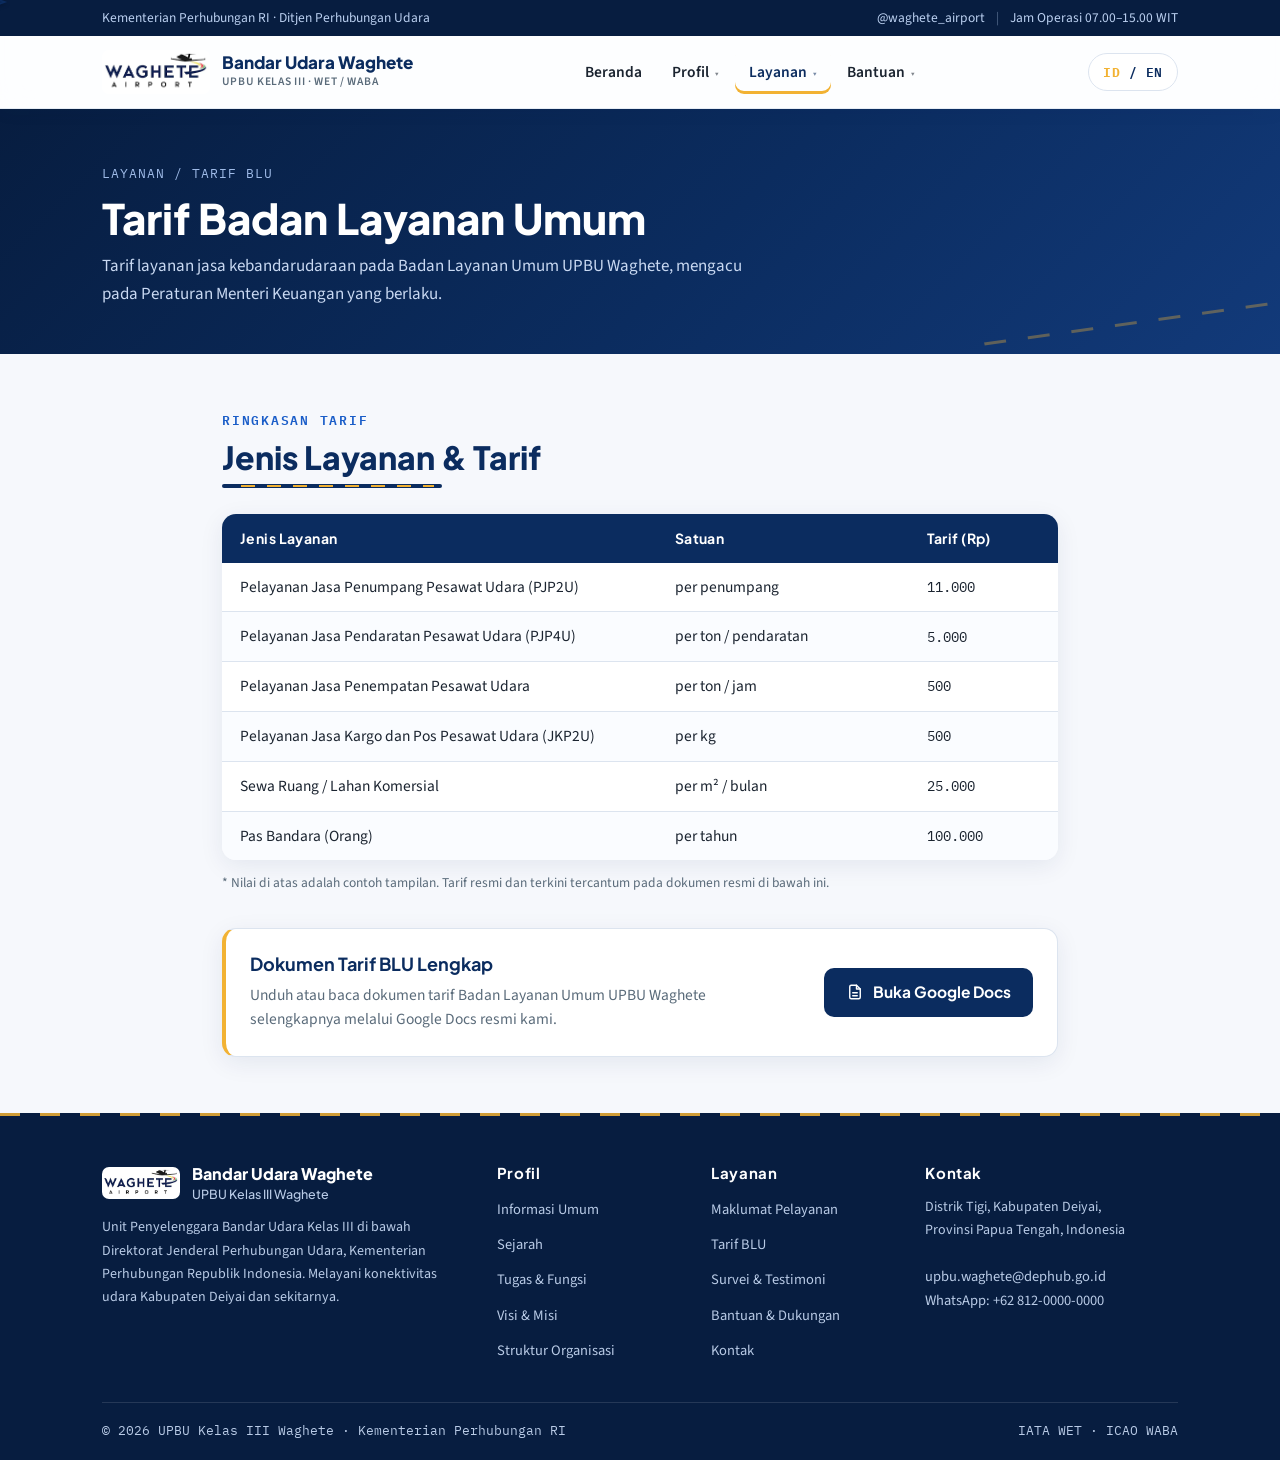
<file: tarif.html>
<!DOCTYPE html>
<html lang="id">
<head>
<meta charset="UTF-8">
<meta name="viewport" content="width=device-width, initial-scale=1.0">
<title>Tarif Badan Layanan Umum — Bandar Udara Waghete</title>
<link rel="preconnect" href="https://fonts.googleapis.com">
<link href="https://fonts.googleapis.com/css2?family=Plus+Jakarta+Sans:wght@500;700;800&family=Source+Sans+3:wght@400;600;700&family=IBM+Plex+Mono:wght@400;600;700&display=swap" rel="stylesheet">
<link rel="stylesheet" href="assets/style.css">
</head>
<body data-page="tarif" data-lang="id">
<header class="site" id="site-header"></header>

<div class="pagehero">
  <div class="container">
    <div class="crumb"><span class="id">Layanan / Tarif BLU</span><span class="en">Services / BLU Tariffs</span></div>
    <h1><span class="id">Tarif Badan Layanan Umum</span><span class="en">Public Service Agency (BLU) Tariffs</span></h1>
    <p class="lead"><span class="id">Tarif layanan jasa kebandarudaraan pada Badan Layanan Umum UPBU Waghete, mengacu pada Peraturan Menteri Keuangan yang berlaku.</span><span class="en">Airport service tariffs under the UPBU Waghete Public Service Agency, referring to the applicable Minister of Finance Regulation.</span></p>
  </div>
</div>

<section class="block">
  <div class="container" style="max-width:880px">
    <div class="eyebrow"><span class="id">Ringkasan Tarif</span><span class="en">Tariff Summary</span></div>
    <h2 class="title"><span class="id">Jenis Layanan & Tarif</span><span class="en">Service Types & Rates</span></h2>
    <div class="runway"></div>
    <table class="data" style="margin-top:22px">
      <thead><tr>
        <th style="width:52%"><span class="id">Jenis Layanan</span><span class="en">Service Type</span></th>
        <th><span class="id">Satuan</span><span class="en">Unit</span></th>
        <th><span class="id">Tarif (Rp)</span><span class="en">Rate (Rp)</span></th>
      </tr></thead>
      <tbody>
        <tr><td><span class="id">Pelayanan Jasa Penumpang Pesawat Udara (PJP2U)</span><span class="en">Passenger Service Charge (PJP2U)</span></td><td><span class="id">per penumpang</span><span class="en">per passenger</span></td><td class="mono">11.000</td></tr>
        <tr><td><span class="id">Pelayanan Jasa Pendaratan Pesawat Udara (PJP4U)</span><span class="en">Aircraft Landing Service (PJP4U)</span></td><td><span class="id">per ton / pendaratan</span><span class="en">per tonne / landing</span></td><td class="mono">5.000</td></tr>
        <tr><td><span class="id">Pelayanan Jasa Penempatan Pesawat Udara</span><span class="en">Aircraft Parking Service</span></td><td><span class="id">per ton / jam</span><span class="en">per tonne / hour</span></td><td class="mono">500</td></tr>
        <tr><td><span class="id">Pelayanan Jasa Kargo dan Pos Pesawat Udara (JKP2U)</span><span class="en">Cargo & Mail Service (JKP2U)</span></td><td>per kg</td><td class="mono">500</td></tr>
        <tr><td><span class="id">Sewa Ruang / Lahan Komersial</span><span class="en">Commercial Space / Land Rental</span></td><td><span class="id">per m² / bulan</span><span class="en">per m² / month</span></td><td class="mono">25.000</td></tr>
        <tr><td><span class="id">Pas Bandara (Orang)</span><span class="en">Airport Pass (Person)</span></td><td><span class="id">per tahun</span><span class="en">per year</span></td><td class="mono">100.000</td></tr>
      </tbody>
    </table>
    <p class="formnote" style="margin-top:12px">* <span class="id">Nilai di atas adalah contoh tampilan. Tarif resmi dan terkini tercantum pada dokumen resmi di bawah ini.</span><span class="en">Values above are display samples. Official, up-to-date tariffs are listed in the official document below.</span></p>

    <div class="card" style="margin-top:34px;display:flex;gap:22px;align-items:center;flex-wrap:wrap;justify-content:space-between;border-left:4px solid var(--gold)">
      <div style="max-width:520px">
        <h3><span class="id">Dokumen Tarif BLU Lengkap</span><span class="en">Complete BLU Tariff Document</span></h3>
        <p><span class="id">Unduh atau baca dokumen tarif Badan Layanan Umum UPBU Waghete selengkapnya melalui Google Docs resmi kami.</span><span class="en">Download or read the complete UPBU Waghete BLU tariff document via our official Google Docs.</span></p>
      </div>
      <a class="btn btn-navy" href="https://docs.google.com/document/d/GANTI_DENGAN_ID_DOKUMEN/view" target="_blank" rel="noopener">
        <svg viewBox="0 0 24 24" fill="none" stroke="currentColor" stroke-width="1.9" stroke-linecap="round" stroke-linejoin="round"><path d="M14 3H7a2 2 0 0 0-2 2v14a2 2 0 0 0 2 2h10a2 2 0 0 0 2-2V8l-5-5z"/><path d="M14 3v5h5M9 13h6M9 17h6"/></svg>
        <span class="id">Buka Google Docs</span><span class="en">Open Google Docs</span>
      </a>
    </div>
  </div>
</section>

<footer class="site" id="site-footer"></footer>
<script src="assets/main.js"></script>
</body>
</html>
</file>
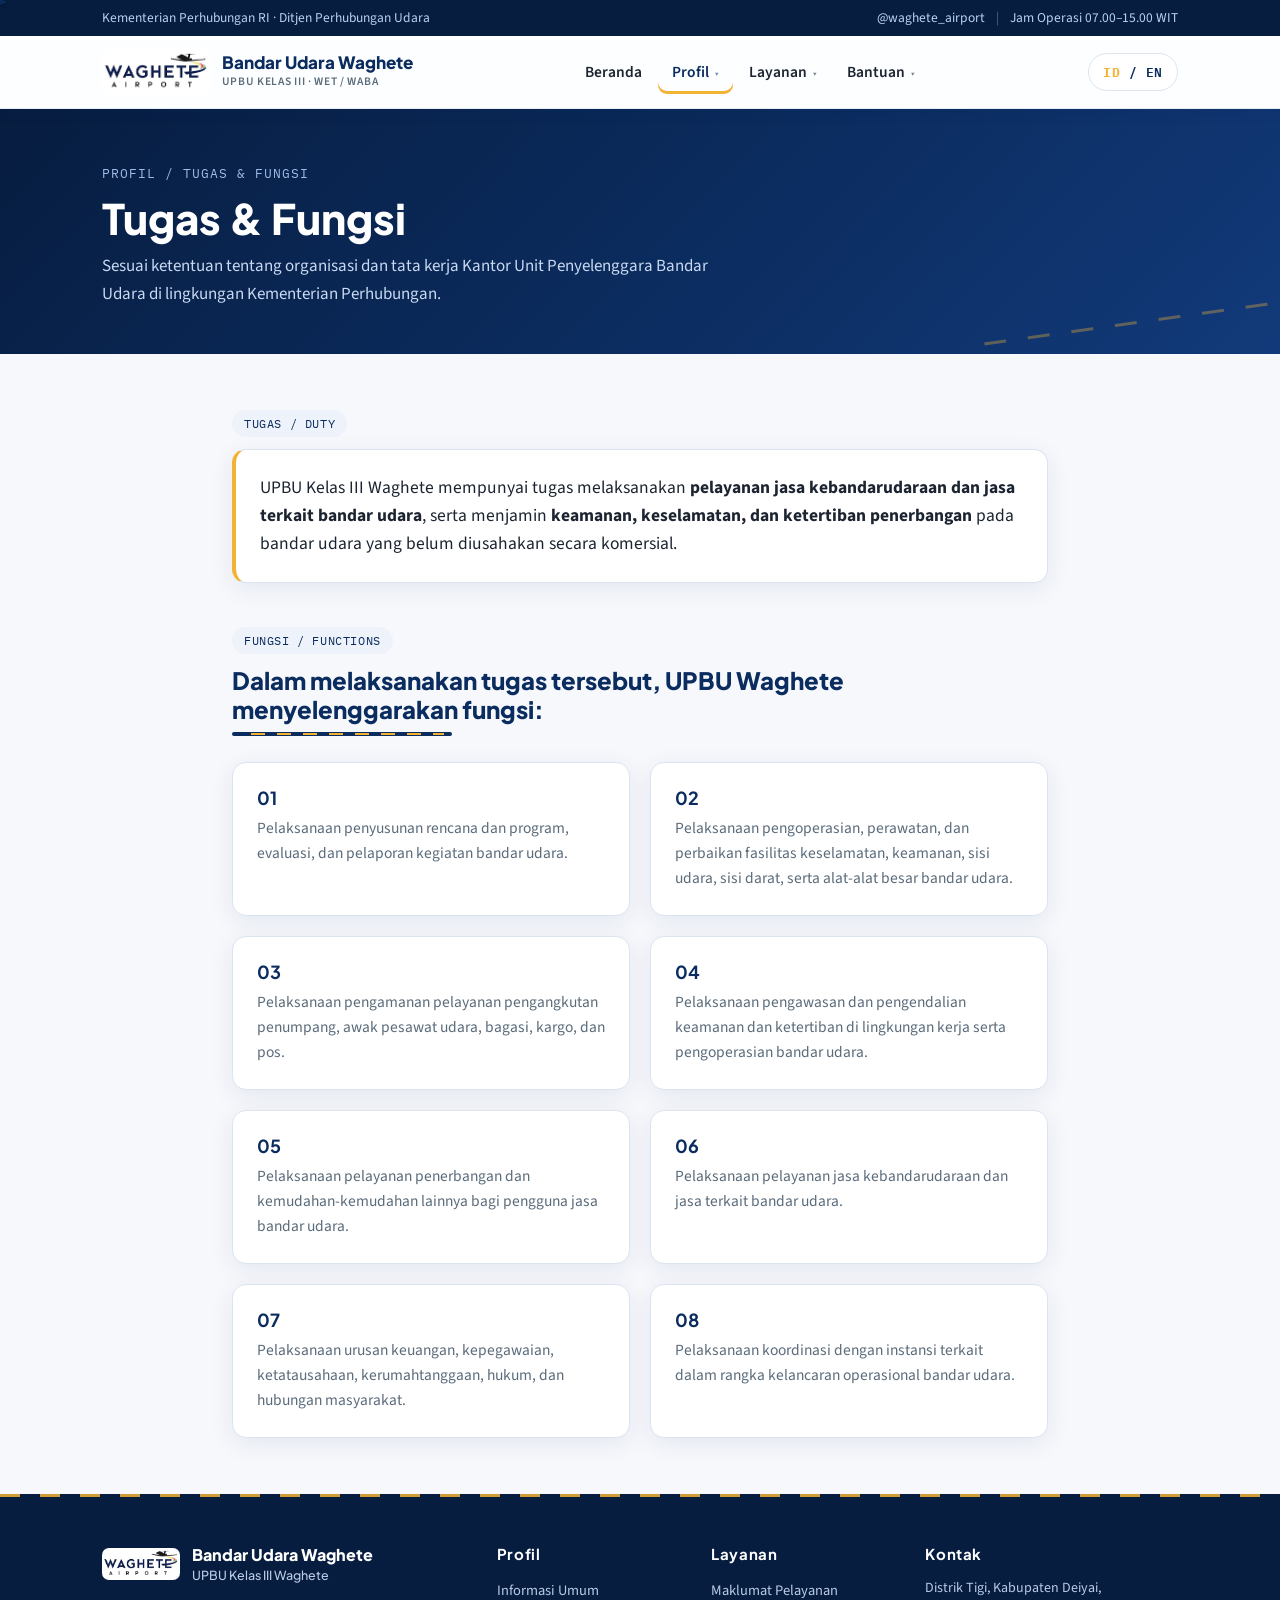
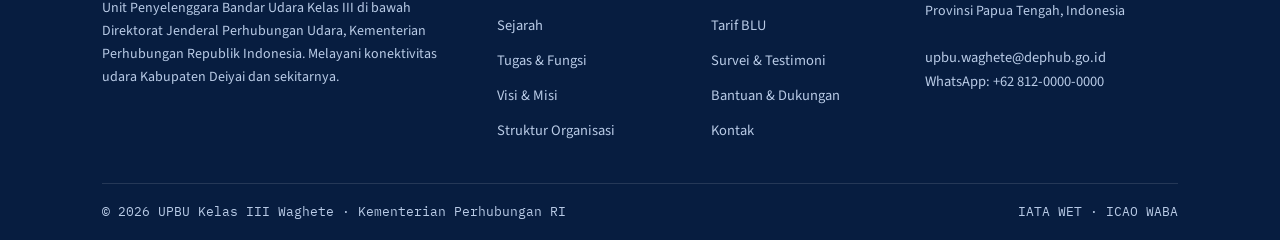
<file: tugas-fungsi.html>
<!DOCTYPE html>
<html lang="id">
<head>
<meta charset="UTF-8">
<meta name="viewport" content="width=device-width, initial-scale=1.0">
<title>Tugas & Fungsi — Bandar Udara Waghete</title>
<link rel="preconnect" href="https://fonts.googleapis.com">
<link href="https://fonts.googleapis.com/css2?family=Plus+Jakarta+Sans:wght@500;700;800&family=Source+Sans+3:wght@400;600;700&family=IBM+Plex+Mono:wght@400;600;700&display=swap" rel="stylesheet">
<link rel="stylesheet" href="assets/style.css">
</head>
<body data-page="tugas-fungsi" data-lang="id">
<header class="site" id="site-header"></header>

<div class="pagehero">
  <div class="container">
    <div class="crumb"><span class="id">Profil / Tugas & Fungsi</span><span class="en">Profile / Duties & Functions</span></div>
    <h1><span class="id">Tugas & Fungsi</span><span class="en">Duties & Functions</span></h1>
    <p class="lead"><span class="id">Sesuai ketentuan tentang organisasi dan tata kerja Kantor Unit Penyelenggara Bandar Udara di lingkungan Kementerian Perhubungan.</span><span class="en">In accordance with regulations on the organization and working procedures of Airport Operator Unit Offices within the Ministry of Transportation.</span></p>
  </div>
</div>

<section class="block">
  <div class="container" style="max-width:860px">
    <span class="pill">TUGAS / DUTY</span>
    <div class="card" style="border-left:4px solid var(--gold)">
      <p style="font-size:17.5px;color:var(--ink)"><span class="id">UPBU Kelas III Waghete mempunyai tugas melaksanakan <b>pelayanan jasa kebandarudaraan dan jasa terkait bandar udara</b>, serta menjamin <b>keamanan, keselamatan, dan ketertiban penerbangan</b> pada bandar udara yang belum diusahakan secara komersial.</span><span class="en">UPBU Class III Waghete is tasked with providing <b>airport services and airport-related services</b>, and ensuring <b>aviation security, safety, and order</b> at an airport not yet operated commercially.</span></p>
    </div>

    <div style="margin-top:44px">
      <span class="pill">FUNGSI / FUNCTIONS</span>
      <h2 class="title" style="font-size:24px"><span class="id">Dalam melaksanakan tugas tersebut, UPBU Waghete menyelenggarakan fungsi:</span><span class="en">In carrying out these duties, UPBU Waghete performs the following functions:</span></h2>
      <div class="runway"></div>
      <div class="grid g2" style="margin-top:24px">
        <div class="card"><h3>01</h3><p><span class="id">Pelaksanaan penyusunan rencana dan program, evaluasi, dan pelaporan kegiatan bandar udara.</span><span class="en">Preparation of plans and programs, evaluation, and reporting of airport activities.</span></p></div>
        <div class="card"><h3>02</h3><p><span class="id">Pelaksanaan pengoperasian, perawatan, dan perbaikan fasilitas keselamatan, keamanan, sisi udara, sisi darat, serta alat-alat besar bandar udara.</span><span class="en">Operation, maintenance, and repair of safety and security facilities, airside, landside, and heavy airport equipment.</span></p></div>
        <div class="card"><h3>03</h3><p><span class="id">Pelaksanaan pengamanan pelayanan pengangkutan penumpang, awak pesawat udara, bagasi, kargo, dan pos.</span><span class="en">Security services for the transport of passengers, flight crews, baggage, cargo, and mail.</span></p></div>
        <div class="card"><h3>04</h3><p><span class="id">Pelaksanaan pengawasan dan pengendalian keamanan dan ketertiban di lingkungan kerja serta pengoperasian bandar udara.</span><span class="en">Supervision and control of security and order within the working area and airport operations.</span></p></div>
        <div class="card"><h3>05</h3><p><span class="id">Pelaksanaan pelayanan penerbangan dan kemudahan-kemudahan lainnya bagi pengguna jasa bandar udara.</span><span class="en">Provision of flight services and other conveniences for airport service users.</span></p></div>
        <div class="card"><h3>06</h3><p><span class="id">Pelaksanaan pelayanan jasa kebandarudaraan dan jasa terkait bandar udara.</span><span class="en">Provision of airport services and airport-related services.</span></p></div>
        <div class="card"><h3>07</h3><p><span class="id">Pelaksanaan urusan keuangan, kepegawaian, ketatausahaan, kerumahtanggaan, hukum, dan hubungan masyarakat.</span><span class="en">Administration of finance, personnel, general affairs, household matters, legal affairs, and public relations.</span></p></div>
        <div class="card"><h3>08</h3><p><span class="id">Pelaksanaan koordinasi dengan instansi terkait dalam rangka kelancaran operasional bandar udara.</span><span class="en">Coordination with relevant agencies to ensure smooth airport operations.</span></p></div>
      </div>
    </div>
  </div>
</section>

<footer class="site" id="site-footer"></footer>
<script src="assets/main.js"></script>
</body>
</html>
</file>
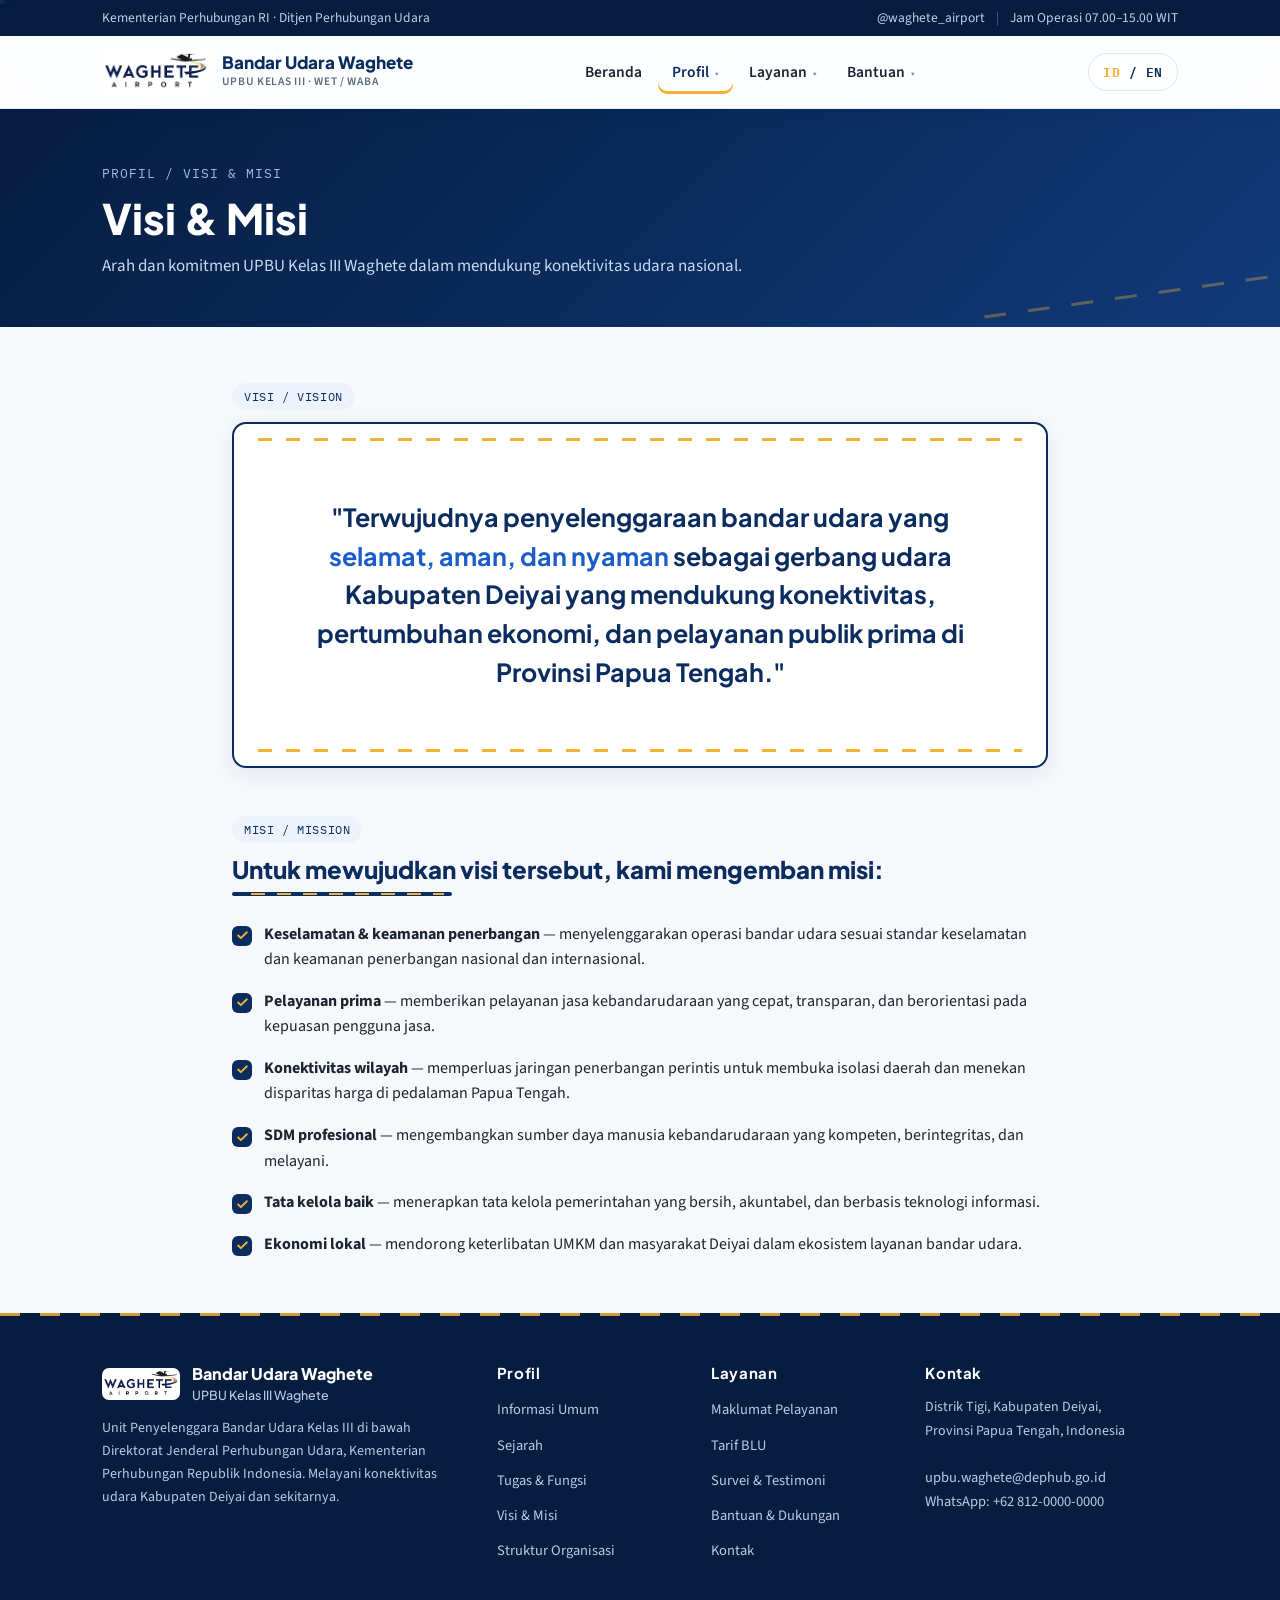
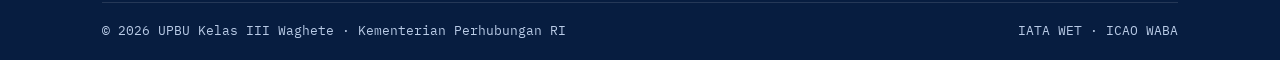
<file: visi-misi.html>
<!DOCTYPE html>
<html lang="id">
<head>
<meta charset="UTF-8">
<meta name="viewport" content="width=device-width, initial-scale=1.0">
<title>Visi & Misi — Bandar Udara Waghete</title>
<link rel="preconnect" href="https://fonts.googleapis.com">
<link href="https://fonts.googleapis.com/css2?family=Plus+Jakarta+Sans:wght@500;700;800&family=Source+Sans+3:wght@400;600;700&family=IBM+Plex+Mono:wght@400;600;700&display=swap" rel="stylesheet">
<link rel="stylesheet" href="assets/style.css">
</head>
<body data-page="visi-misi" data-lang="id">
<header class="site" id="site-header"></header>

<div class="pagehero">
  <div class="container">
    <div class="crumb"><span class="id">Profil / Visi & Misi</span><span class="en">Profile / Vision & Mission</span></div>
    <h1><span class="id">Visi & Misi</span><span class="en">Vision & Mission</span></h1>
    <p class="lead"><span class="id">Arah dan komitmen UPBU Kelas III Waghete dalam mendukung konektivitas udara nasional.</span><span class="en">The direction and commitment of UPBU Class III Waghete in supporting national air connectivity.</span></p>
  </div>
</div>

<section class="block">
  <div class="container" style="max-width:860px">
    <span class="pill">VISI / VISION</span>
    <div class="maklumat" style="max-width:none">
      <div class="q"><span class="id">"Terwujudnya penyelenggaraan bandar udara yang <em>selamat, aman, dan nyaman</em> sebagai gerbang udara Kabupaten Deiyai yang mendukung konektivitas, pertumbuhan ekonomi, dan pelayanan publik prima di Provinsi Papua Tengah."</span><span class="en">"To operate a <em>safe, secure, and comfortable</em> airport as the air gateway of Deiyai Regency, supporting connectivity, economic growth, and excellent public service in Central Papua Province."</span></div>
    </div>

    <div style="margin-top:48px">
      <span class="pill">MISI / MISSION</span>
      <h2 class="title" style="font-size:24px"><span class="id">Untuk mewujudkan visi tersebut, kami mengemban misi:</span><span class="en">To realize this vision, our mission is to:</span></h2>
      <div class="runway"></div>
      <ul class="checklist" style="margin-top:24px;gap:16px">
        <li><span class="id"><b>Keselamatan & keamanan penerbangan</b> — menyelenggarakan operasi bandar udara sesuai standar keselamatan dan keamanan penerbangan nasional dan internasional.</span><span class="en"><b>Aviation safety & security</b> — operate the airport in accordance with national and international aviation safety and security standards.</span></li>
        <li><span class="id"><b>Pelayanan prima</b> — memberikan pelayanan jasa kebandarudaraan yang cepat, transparan, dan berorientasi pada kepuasan pengguna jasa.</span><span class="en"><b>Service excellence</b> — deliver fast, transparent, user-focused airport services.</span></li>
        <li><span class="id"><b>Konektivitas wilayah</b> — memperluas jaringan penerbangan perintis untuk membuka isolasi daerah dan menekan disparitas harga di pedalaman Papua Tengah.</span><span class="en"><b>Regional connectivity</b> — expand pioneer flight networks to open isolated areas and reduce price disparity in Central Papua's interior.</span></li>
        <li><span class="id"><b>SDM profesional</b> — mengembangkan sumber daya manusia kebandarudaraan yang kompeten, berintegritas, dan melayani.</span><span class="en"><b>Professional workforce</b> — develop competent, high-integrity, service-minded airport personnel.</span></li>
        <li><span class="id"><b>Tata kelola baik</b> — menerapkan tata kelola pemerintahan yang bersih, akuntabel, dan berbasis teknologi informasi.</span><span class="en"><b>Good governance</b> — apply clean, accountable, IT-based governance.</span></li>
        <li><span class="id"><b>Ekonomi lokal</b> — mendorong keterlibatan UMKM dan masyarakat Deiyai dalam ekosistem layanan bandar udara.</span><span class="en"><b>Local economy</b> — encourage the participation of Deiyai SMEs and communities in the airport service ecosystem.</span></li>
      </ul>
    </div>
  </div>
</section>

<footer class="site" id="site-footer"></footer>
<script src="assets/main.js"></script>
</body>
</html>
</file>
<file: assets/style.css>
/* ============================================================
   UPBU Kelas III Waghete — shared stylesheet
   Palette: Kemenhub navy + gold runway accent
   ============================================================ */
:root{
  --navy:#0B2C5F;
  --navy-deep:#071D40;
  --navy-soft:#123A7A;
  --blue:#1A5DC8;
  --gold:#F2B233;
  --paper:#F6F8FC;
  --white:#FFFFFF;
  --ink:#1B2430;
  --muted:#5A6B7A;
  --line:#DCE4EF;
  --radius:14px;
  --shadow:0 6px 24px rgba(11,44,95,.08);
  --font-display:"Plus Jakarta Sans",system-ui,sans-serif;
  --font-body:"Source Sans 3",system-ui,sans-serif;
  --font-mono:"IBM Plex Mono",ui-monospace,monospace;
}
*{box-sizing:border-box;margin:0;padding:0}
html{scroll-behavior:smooth}
body{font-family:var(--font-body);color:var(--ink);background:var(--paper);font-size:17px;line-height:1.6}

/* ---------- language toggle ---------- */
body[data-lang="id"] .en{display:none!important}
body[data-lang="en"] .id{display:none!important}

img{max-width:100%;display:block}
a{color:var(--blue);text-decoration:none}
a:hover{text-decoration:underline}
h1,h2,h3,h4{font-family:var(--font-display);color:var(--navy);line-height:1.2}
.container{max-width:1120px;margin:0 auto;padding:0 22px}

/* ---------- runway divider (signature) ---------- */
.runway{position:relative;height:4px;background:var(--navy);border-radius:2px;margin:8px 0 26px;max-width:220px}
.runway::before{content:"";position:absolute;inset:1px 8px;background-image:linear-gradient(90deg,var(--gold) 0 14px,transparent 14px 26px);background-size:26px 2px;background-repeat:repeat-x;background-position:center}
.runway.center{margin-left:auto;margin-right:auto}
.runway.light{background:rgba(255,255,255,.25)}

/* ---------- header ---------- */
.topbar{background:var(--navy-deep);color:#BBD0F0;font-size:13.5px}
.topbar .container{display:flex;justify-content:space-between;align-items:center;min-height:36px;gap:12px}
.topbar a{color:#BBD0F0}
.topbar .sep{opacity:.4;margin:0 8px}
header.site{position:sticky;top:0;z-index:60;background:rgba(255,255,255,.78);backdrop-filter:blur(16px) saturate(1.4);-webkit-backdrop-filter:blur(16px) saturate(1.4);border-bottom:1px solid rgba(220,228,239,.7);box-shadow:0 2px 18px rgba(11,44,95,.06);transition:box-shadow .3s}
header.site.scrolled{box-shadow:0 4px 24px rgba(11,44,95,.13)}
.navwrap{display:flex;align-items:center;justify-content:space-between;min-height:72px;gap:16px}
.brand{display:flex;align-items:center;gap:12px;color:var(--navy)}
.brand:hover{text-decoration:none}
.brand .logo{width:auto;height:44px;flex:none}
.brand .name{font-family:var(--font-display);font-weight:800;font-size:17px;line-height:1.15}
.brand .sub{font-size:11.5px;color:var(--muted);letter-spacing:.06em;text-transform:uppercase;font-weight:600}
nav.main{display:flex;align-items:center;gap:4px}
nav.main>ul{display:flex;list-style:none;gap:2px;align-items:center}
nav.main a.navlink{display:block;padding:10px 14px;border-radius:9px;color:var(--ink);font-weight:600;font-size:15.5px}
nav.main a.navlink:hover{background:var(--paper);text-decoration:none;color:var(--navy)}
nav.main li.active>a.navlink{color:var(--navy);box-shadow:inset 0 -3px 0 var(--gold)}
li.dd{position:relative}
li.dd>a.navlink::after{content:"▾";font-size:11px;margin-left:6px;opacity:.55}
.ddmenu{position:absolute;top:calc(100% + 6px);left:0;background:var(--white);border:1px solid var(--line);border-radius:12px;box-shadow:var(--shadow);min-width:230px;padding:8px;display:none;list-style:none}
li.dd:hover>.ddmenu,li.dd:focus-within>.ddmenu{display:block}
.ddmenu a{display:block;padding:9px 12px;border-radius:8px;color:var(--ink);font-size:15px;font-weight:500}
.ddmenu a:hover{background:var(--paper);color:var(--navy);text-decoration:none}
.ddmenu a.current{color:var(--navy);font-weight:700;background:#EEF3FB}
.langbtn{border:1.5px solid var(--line);background:var(--white);border-radius:999px;padding:7px 14px;font-family:var(--font-mono);font-size:13px;font-weight:600;color:var(--navy);cursor:pointer;letter-spacing:.04em}
.langbtn:hover{border-color:var(--navy)}
.langbtn b{color:var(--gold)}
.burger{display:none;background:none;border:none;cursor:pointer;padding:8px}
.burger svg{width:26px;height:26px;stroke:var(--navy)}

/* ---------- page hero (subpages) ---------- */
.pagehero{background:linear-gradient(135deg,var(--navy-deep),var(--navy) 55%,var(--navy-soft));color:#fff;padding:54px 0 46px;position:relative;overflow:hidden}
.pagehero::after{content:"";position:absolute;right:-40px;bottom:-8px;width:340px;height:120px;background-image:linear-gradient(90deg,rgba(242,178,51,.7) 0 22px,transparent 22px 44px);background-size:44px 3px;background-repeat:repeat-x;background-position:bottom 40px left;transform:rotate(-8deg);opacity:.5}
.pagehero .crumb{font-family:var(--font-mono);font-size:12.5px;letter-spacing:.08em;text-transform:uppercase;color:#9FBBE8;margin-bottom:10px}
.pagehero h1{color:#fff;font-size:clamp(28px,4vw,42px);font-weight:800}
.pagehero p.lead{color:#C9D9F2;max-width:640px;margin-top:10px;font-size:17px}

/* ---------- sections ---------- */
section.block{padding:56px 0}
section.block.alt{background:var(--white);border-block:1px solid var(--line)}
.eyebrow{font-family:var(--font-mono);font-size:12.5px;letter-spacing:.14em;text-transform:uppercase;color:var(--blue);font-weight:600;margin-bottom:8px}
h2.title{font-size:clamp(24px,3vw,32px);font-weight:800}
p.sub{color:var(--muted);max-width:640px;margin-top:8px}

/* ---------- cards & grids ---------- */
.grid{display:grid;gap:20px}
.g2{grid-template-columns:repeat(2,1fr)}
.g3{grid-template-columns:repeat(3,1fr)}
.g4{grid-template-columns:repeat(4,1fr)}
.card{background:var(--white);border:1px solid var(--line);border-radius:var(--radius);padding:24px;box-shadow:var(--shadow)}
.card h3{font-size:18px;margin-bottom:8px}
.card p{color:var(--muted);font-size:15.5px}
.icobox{width:46px;height:46px;border-radius:12px;background:#EEF3FB;display:flex;align-items:center;justify-content:center;margin-bottom:14px}
.icobox svg{width:24px;height:24px;stroke:var(--navy)}

/* ---------- buttons ---------- */
.btn{display:inline-flex;align-items:center;gap:9px;padding:12px 22px;border-radius:10px;font-family:var(--font-display);font-weight:700;font-size:15.5px;cursor:pointer;border:none;transition:.15s}
.btn:hover{text-decoration:none;transform:translateY(-1px)}
.btn-gold{background:var(--gold);color:var(--navy-deep)}
.btn-gold:hover{background:#F7C155}
.btn-navy{background:var(--navy);color:#fff}
.btn-navy:hover{background:var(--navy-soft)}
.btn-ghost{background:transparent;color:#fff;border:1.5px solid rgba(255,255,255,.45)}
.btn-ghost:hover{border-color:#fff}
.btn-line{background:var(--white);color:var(--navy);border:1.5px solid var(--line)}
.btn-line:hover{border-color:var(--navy)}
.btn svg{width:18px;height:18px}
.btn-wa{background:#25D366;color:#fff}
.btn-wa:hover{background:#1FB958}

/* ---------- landing hero ---------- */
.hero{background:linear-gradient(140deg,var(--navy-deep) 0%,var(--navy) 52%,var(--navy-soft) 100%);color:#fff;position:relative;overflow:hidden;padding:80px 0 0}
.hero-inner{position:relative;z-index:2;max-width:760px}
.hero .codes{display:flex;gap:10px;margin-bottom:18px;flex-wrap:wrap}
.chip{font-family:var(--font-mono);font-size:13px;letter-spacing:.06em;padding:6px 13px;border-radius:999px;border:1px solid rgba(255,255,255,.35);color:#DCE8FA}
.chip b{color:var(--gold)}
.hero h1{color:#fff;font-size:clamp(34px,5.4vw,58px);font-weight:800;letter-spacing:-.01em}
.hero p.tag{color:#C9D9F2;font-size:clamp(16px,2vw,19px);margin-top:14px;max-width:620px}
.hero .cta{display:flex;gap:14px;margin-top:30px;flex-wrap:wrap}
.hero-runway{position:relative;margin-top:64px;height:86px;background:linear-gradient(180deg,transparent,rgba(0,0,0,.28))}
.hero-runway .strip{position:absolute;left:0;right:0;top:50%;height:5px;background:rgba(255,255,255,.14)}
.hero-runway .dash{position:absolute;left:0;right:0;top:50%;height:3px;transform:translateY(-1px);background-image:linear-gradient(90deg,var(--gold) 0 26px,transparent 26px 52px);background-size:52px 3px;background-repeat:repeat-x;animation:taxi 9s linear infinite}
.hero-runway .plane{position:absolute;top:14px;left:-70px;animation:fly 12s linear infinite}
.hero-runway .plane svg{width:52px;height:52px;fill:#fff;opacity:.9}
@keyframes taxi{to{background-position-x:-208px}}
@keyframes fly{0%{left:-70px;top:34px;opacity:0}8%{opacity:.95}55%{top:16px}100%{left:105%;top:-6px;opacity:.9}}
@media (prefers-reduced-motion:reduce){.hero-runway .dash,.hero-runway .plane{animation:none}.hero-runway .plane{left:60%}}

/* ---------- stat band ---------- */
.statband{background:var(--white);border-bottom:1px solid var(--line)}
.statband .container{display:grid;grid-template-columns:repeat(3,1fr);gap:0}
.stat{padding:30px 26px;text-align:center;border-left:1px solid var(--line)}
.stat:first-child{border-left:none}
.stat .num{font-family:var(--font-display);font-weight:800;font-size:clamp(30px,4vw,42px);color:var(--navy)}
.stat .num span{color:var(--gold);font-size:.6em;vertical-align:super}
.stat .lbl{color:var(--muted);font-size:14.5px;margin-top:4px;font-weight:600}
.stat .note{font-family:var(--font-mono);font-size:11.5px;color:#8CA0B8;margin-top:2px}

/* ---------- schedule board ---------- */
.board{background:var(--navy-deep);border-radius:var(--radius);overflow:hidden;box-shadow:var(--shadow)}
.board-head{display:flex;gap:8px;padding:16px 20px;border-bottom:1px solid rgba(255,255,255,.12)}
.tabbtn{background:transparent;border:1px solid rgba(255,255,255,.25);color:#C9D9F2;padding:9px 20px;border-radius:8px;font-family:var(--font-mono);font-size:13.5px;cursor:pointer;letter-spacing:.05em}
.tabbtn.on{background:var(--gold);color:var(--navy-deep);border-color:var(--gold);font-weight:700}
.board table{width:100%;border-collapse:collapse;font-family:var(--font-mono);font-size:14.5px;color:#E8EFFA}
.board th{color:var(--gold);text-align:left;font-weight:600;font-size:12px;letter-spacing:.12em;text-transform:uppercase;padding:14px 20px;border-bottom:1px solid rgba(255,255,255,.12)}
.board td{padding:13px 20px;border-bottom:1px solid rgba(255,255,255,.07)}
.board tr:last-child td{border-bottom:none}
.board .time{color:#fff;font-weight:700}
.board .code{color:var(--gold)}
.board .day{color:#9FBBE8}
.board-note{padding:12px 20px;font-size:12.5px;color:#8CA0B8;font-family:var(--font-mono)}
.tabpanel{display:none}
.tabpanel.on{display:block}

/* ---------- instagram grid ---------- */
.iggrid{display:grid;grid-template-columns:repeat(3,1fr);gap:16px}
.igpost{position:relative;border-radius:12px;overflow:hidden;aspect-ratio:1;display:flex;align-items:flex-end;padding:16px;color:#fff;box-shadow:var(--shadow);transition:.15s}
.igpost:hover{transform:translateY(-3px);text-decoration:none}
.igpost .cap{font-size:13.5px;line-height:1.45;position:relative;z-index:2;text-shadow:0 1px 6px rgba(0,0,0,.4)}
.igpost .icon{position:absolute;top:12px;right:12px;z-index:2;opacity:.9}
.igpost .icon svg{width:20px;height:20px;stroke:#fff}
.igpost::after{content:"";position:absolute;inset:0;background:linear-gradient(180deg,transparent 35%,rgba(7,29,64,.75))}
.ig1{background:linear-gradient(135deg,#123A7A,#1A5DC8)}
.ig2{background:linear-gradient(135deg,#0B2C5F,#3E7BD6)}
.ig3{background:linear-gradient(135deg,#071D40,#123A7A)}
.ig4{background:linear-gradient(135deg,#1A5DC8,#5E93E0)}
.ig5{background:linear-gradient(135deg,#0E3168,#2E6BCB)}
.ig6{background:linear-gradient(135deg,#0B2C5F,#F2B233 220%)}

/* ---------- news ---------- */
.news .card{padding:0;overflow:hidden;display:flex;flex-direction:column}
.news .thumb{height:150px;background:linear-gradient(130deg,var(--navy),var(--blue));position:relative}
.news .thumb::after{content:"";position:absolute;left:18px;right:18px;bottom:16px;height:3px;background-image:linear-gradient(90deg,var(--gold) 0 14px,transparent 14px 28px);background-size:28px 3px;background-repeat:repeat-x}
.news .body{padding:20px 22px 24px;display:flex;flex-direction:column;gap:8px;flex:1}
.news .date{font-family:var(--font-mono);font-size:12px;color:#8CA0B8;letter-spacing:.06em}
.news h3{font-size:17.5px;line-height:1.35}
.news a.more{margin-top:auto;font-weight:700;font-size:14.5px}

/* ---------- tables ---------- */
table.data{width:100%;border-collapse:collapse;background:var(--white);border-radius:var(--radius);overflow:hidden;box-shadow:var(--shadow);font-size:15.5px}
table.data th{background:var(--navy);color:#fff;text-align:left;padding:13px 18px;font-family:var(--font-display);font-size:14px;letter-spacing:.03em}
table.data td{padding:12px 18px;border-bottom:1px solid var(--line)}
table.data tr:last-child td{border-bottom:none}
table.data tr:nth-child(even){background:#FAFCFF}
table.data td.k{font-weight:700;color:var(--navy);width:38%}
table.data .mono{font-family:var(--font-mono);font-size:14px}

/* ---------- timeline (sejarah) ---------- */
.timeline{position:relative;padding-left:34px}
.timeline::before{content:"";position:absolute;left:10px;top:6px;bottom:6px;width:3px;background-image:linear-gradient(180deg,var(--gold) 0 12px,var(--line) 12px 24px);background-size:3px 24px;background-repeat:repeat-y}
.tl-item{position:relative;padding:0 0 34px 18px}
.tl-item::before{content:"";position:absolute;left:-30px;top:5px;width:17px;height:17px;border-radius:50%;background:var(--white);border:4px solid var(--navy)}
.tl-item .year{font-family:var(--font-mono);font-weight:700;color:var(--blue);font-size:14px;letter-spacing:.08em}
.tl-item h3{font-size:18px;margin:4px 0 6px}
.tl-item p{color:var(--muted);font-size:15.5px;max-width:640px}

/* ---------- org chart ---------- */
.org{display:flex;flex-direction:column;align-items:center;gap:0}
.orgbox{background:var(--white);border:1.5px solid var(--line);border-top:4px solid var(--navy);border-radius:10px;padding:14px 22px;text-align:center;box-shadow:var(--shadow);min-width:230px}
.orgbox .role{font-family:var(--font-display);font-weight:800;color:var(--navy);font-size:15.5px}
.orgbox .nm{font-size:13.5px;color:var(--muted);margin-top:2px}
.orgline{width:3px;height:28px;background:var(--line)}
.orgrow{display:flex;gap:18px;flex-wrap:wrap;justify-content:center;position:relative;padding-top:28px}
.orgrow::before{content:"";position:absolute;top:0;left:12%;right:12%;height:3px;background:var(--line)}
.orgrow .orgbox{border-top-color:var(--gold);min-width:190px;position:relative}
.orgrow .orgbox::before{content:"";position:absolute;top:-28px;left:50%;width:3px;height:28px;background:var(--line)}

/* ---------- maklumat ---------- */
.maklumat{background:var(--white);border:2px solid var(--navy);border-radius:var(--radius);padding:clamp(28px,5vw,56px);text-align:center;position:relative;box-shadow:var(--shadow);max-width:820px;margin:0 auto}
.maklumat::before,.maklumat::after{content:"";position:absolute;left:24px;right:24px;height:3px;background-image:linear-gradient(90deg,var(--gold) 0 14px,transparent 14px 28px);background-size:28px 3px;background-repeat:repeat-x}
.maklumat::before{top:14px}.maklumat::after{bottom:14px}
.maklumat .q{font-family:var(--font-display);font-size:clamp(19px,2.6vw,25px);font-weight:700;color:var(--navy);line-height:1.55;margin:18px 0}
.maklumat .q em{color:var(--blue);font-style:normal}

/* ---------- forms ---------- */
form.nice{display:grid;gap:16px}
form.nice label{font-weight:700;font-size:14.5px;color:var(--navy);display:block;margin-bottom:6px}
form.nice input,form.nice select,form.nice textarea{width:100%;padding:12px 14px;border:1.5px solid var(--line);border-radius:10px;font-family:var(--font-body);font-size:15.5px;background:var(--white);color:var(--ink)}
form.nice input:focus,form.nice select:focus,form.nice textarea:focus{outline:2px solid var(--blue);outline-offset:1px;border-color:var(--blue)}
form.nice .row2{display:grid;grid-template-columns:1fr 1fr;gap:16px}
.formnote{font-size:13.5px;color:var(--muted)}
.okmsg{display:none;background:#E9F7EE;border:1.5px solid #57B476;color:#1E6B3A;padding:14px 18px;border-radius:10px;font-weight:600}
.okmsg.show{display:block}

/* ---------- stars ---------- */
.stars{display:flex;gap:6px;font-size:34px;cursor:pointer;user-select:none}
.stars span{color:#CBD6E5;transition:.1s}
.stars span.on{color:var(--gold)}

/* ---------- testimonies ---------- */
.quote{background:var(--white);border:1px solid var(--line);border-left:4px solid var(--gold);border-radius:12px;padding:22px;box-shadow:var(--shadow)}
.quote p{font-size:15.5px;color:var(--ink);font-style:italic}
.quote .who{margin-top:12px;font-family:var(--font-mono);font-size:13px;color:var(--muted)}

/* ---------- contact ---------- */
.contact-item{display:flex;gap:14px;align-items:flex-start;padding:14px 0;border-bottom:1px solid var(--line)}
.contact-item:last-child{border-bottom:none}
.contact-item .icobox{margin:0;flex:none;width:42px;height:42px}
.contact-item b{color:var(--navy);display:block;font-family:var(--font-display);font-size:15px}
.contact-item span,.contact-item a{font-size:15px;color:var(--muted)}
.mapframe{border:0;width:100%;height:340px;border-radius:var(--radius);box-shadow:var(--shadow)}

/* ---------- footer ---------- */
footer.site{background:var(--navy-deep);color:#B9CBE6;margin-top:0}
footer.site .fdash{height:3px;background-image:linear-gradient(90deg,var(--gold) 0 20px,transparent 20px 40px);background-size:40px 3px;background-repeat:repeat-x;opacity:.85}
footer.site .cols{display:grid;grid-template-columns:2fr 1fr 1fr 1.4fr;gap:34px;padding:48px 0 38px}
footer.site h4{color:#fff;font-size:15px;margin-bottom:14px;letter-spacing:.04em}
footer.site ul{list-style:none;display:grid;gap:8px}
footer.site a{color:#B9CBE6;font-size:14.5px}
footer.site a:hover{color:var(--gold)}
footer.site p{font-size:14px;line-height:1.65}
footer.site .fbrand{display:flex;gap:12px;align-items:center;margin-bottom:14px}
footer.site .fbrand .logo{height:32px;width:auto}
footer.site .fbrand .name{color:#fff;font-family:var(--font-display);font-weight:800;font-size:16px;line-height:1.2}
footer.site .base{border-top:1px solid rgba(255,255,255,.12);padding:18px 0;font-size:13px;display:flex;justify-content:space-between;gap:10px;flex-wrap:wrap;font-family:var(--font-mono)}

/* ---------- misc ---------- */
.pill{display:inline-block;font-family:var(--font-mono);font-size:12px;background:#EEF3FB;color:var(--navy);border-radius:999px;padding:4px 12px;letter-spacing:.05em;margin-bottom:12px}
.checklist{list-style:none;display:grid;gap:12px}
.checklist li{padding-left:32px;position:relative;color:var(--ink);font-size:16px}
.checklist li::before{content:"";position:absolute;left:0;top:4px;width:20px;height:20px;border-radius:6px;background:var(--navy) url('data:image/svg+xml;utf8,<svg xmlns="http://www.w3.org/2000/svg" viewBox="0 0 24 24" fill="none" stroke="%23F2B233" stroke-width="3.4" stroke-linecap="round" stroke-linejoin="round"><polyline points="20 6 9 17 4 12"/></svg>') center/13px no-repeat}
ol.legal{padding-left:22px;display:grid;gap:10px;color:var(--ink)}
ol.legal li{padding-left:6px}

/* ---------- responsive ---------- */
@media (max-width:960px){
  .g4{grid-template-columns:repeat(2,1fr)}
  .g3{grid-template-columns:repeat(2,1fr)}
  footer.site .cols{grid-template-columns:1fr 1fr}
}
@media (max-width:760px){
  .burger{display:block}
  nav.main{position:fixed;inset:0;top:0;background:var(--white);flex-direction:column;align-items:stretch;padding:86px 24px 24px;display:none;overflow:auto;z-index:55}
  nav.main.open{display:flex}
  nav.main>ul{flex-direction:column;align-items:stretch;gap:4px}
  nav.main a.navlink{font-size:18px;padding:13px 10px}
  .ddmenu{position:static;display:block;border:none;box-shadow:none;padding:0 0 6px 16px;min-width:0}
  li.dd>a.navlink::after{content:""}
  .statband .container{grid-template-columns:1fr}
  .stat{border-left:none;border-top:1px solid var(--line)}
  .stat:first-child{border-top:none}
  .g2,.g3{grid-template-columns:1fr}
  .iggrid{grid-template-columns:repeat(2,1fr)}
  form.nice .row2{grid-template-columns:1fr}
  footer.site .cols{grid-template-columns:1fr}
  .board{overflow-x:auto}
  .board table{min-width:560px}
}
@media (max-width:460px){.iggrid{grid-template-columns:1fr 1fr}}

/* focus visibility */
a:focus-visible,button:focus-visible{outline:3px solid var(--gold);outline-offset:2px}

/* ============================================================
   V2 — 2026 ENHANCEMENTS
   kinetic type · bento · glass · grain · motion · easter eggs
   ============================================================ */

/* ---------- runway scroll progress ---------- */
.scrollrunway{position:fixed;top:0;left:0;right:0;height:5px;z-index:99;background:transparent;pointer-events:none}
.scrollrunway .fill{height:100%;width:0%;background:var(--navy);position:relative;transition:width .08s linear}
.scrollrunway .fill::after{content:"";position:absolute;inset:1px 0;background-image:linear-gradient(90deg,var(--gold) 0 10px,transparent 10px 20px);background-size:20px 3px;background-repeat:repeat-x;background-position:center left}
.scrollrunway .jet{position:absolute;top:-7px;left:0;transform:translateX(-50%);transition:left .08s linear}
.scrollrunway .jet svg{width:18px;height:18px;fill:var(--navy);filter:drop-shadow(0 1px 2px rgba(0,0,0,.25))}

/* ---------- grain texture (nostalgia/tactile trend) ---------- */
.grain::before{content:"";position:absolute;inset:0;pointer-events:none;opacity:.055;z-index:1;background-image:url("data:image/svg+xml,%3Csvg xmlns='http://www.w3.org/2000/svg' width='120' height='120'%3E%3Cfilter id='n'%3E%3CfeTurbulence type='fractalNoise' baseFrequency='0.85' numOctaves='2'/%3E%3C/filter%3E%3Crect width='120' height='120' filter='url(%23n)' opacity='1'/%3E%3C/svg%3E")}
.hero,.pagehero{isolation:isolate}
.hero>*,.pagehero>*{position:relative;z-index:2}

/* ---------- drifting clouds in hero ---------- */
.cloud{position:absolute;z-index:0;opacity:.09;fill:#fff;pointer-events:none}
.cloud.c1{width:220px;top:12%;left:-240px;animation:drift 52s linear infinite}
.cloud.c2{width:150px;top:44%;left:-170px;animation:drift 74s linear 12s infinite}
.cloud.c3{width:300px;top:6%;left:-320px;animation:drift 96s linear 30s infinite}
@keyframes drift{to{transform:translateX(calc(100vw + 400px))}}

/* ---------- kinetic hero type (scroll-driven variable font) ---------- */
.hero h1{font-variation-settings:"wght" var(--hero-wght,800);letter-spacing:var(--hero-track,-0.01em);transition:font-variation-settings .1s linear,letter-spacing .1s linear;will-change:font-variation-settings}
.hero h1 .line{display:block;overflow:hidden}
.hero h1 .line>span{display:inline-block;transform:translateY(110%);animation:riseup .9s cubic-bezier(.2,.7,.2,1) forwards}
.hero h1 .line:nth-child(2)>span{animation-delay:.12s}
@keyframes riseup{to{transform:translateY(0)}}
.hero .codes .chip{opacity:0;animation:fadein .6s ease forwards}
.hero .codes .chip:nth-child(1){animation-delay:.35s}.hero .codes .chip:nth-child(2){animation-delay:.45s}
.hero .codes .chip:nth-child(3){animation-delay:.55s}.hero .codes .chip:nth-child(4){animation-delay:.65s}
.hero p.tag,.hero .cta{opacity:0;animation:fadein .7s ease forwards}
.hero p.tag{animation-delay:.5s}.hero .cta{animation-delay:.7s}
@keyframes fadein{to{opacity:1}}

/* ---------- marquee ticker (airport belt) ---------- */
.ticker{background:var(--gold);color:var(--navy-deep);overflow:hidden;border-block:3px solid var(--navy-deep);position:relative}
.ticker .track{display:flex;gap:0;width:max-content;animation:ticker 30s linear infinite}
.ticker:hover .track{animation-play-state:paused}
.ticker .item{font-family:var(--font-mono);font-weight:700;font-size:13.5px;letter-spacing:.12em;padding:11px 26px;white-space:nowrap;display:flex;align-items:center;gap:26px}
.ticker .item::after{content:"✈";font-size:15px}

/* ---------- scroll reveal ---------- */
.rv{opacity:0;transform:translateY(26px);transition:opacity .7s cubic-bezier(.2,.7,.2,1),transform .7s cubic-bezier(.2,.7,.2,1)}
.rv.in{opacity:1;transform:none}
.rv-l{transform:translateX(-30px)}.rv-r{transform:translateX(30px)}
.rv-l.in,.rv-r.in{transform:none}

/* ---------- bento grid (services) ---------- */
.bento{display:grid;grid-template-columns:repeat(4,1fr);grid-auto-rows:190px;gap:18px}
.bento .card{position:relative;overflow:hidden;display:flex;flex-direction:column;justify-content:flex-end;transition:transform .35s cubic-bezier(.2,.7,.2,1),box-shadow .35s;transform-style:preserve-3d}
.bento .card:hover{box-shadow:0 18px 44px rgba(11,44,95,.16)}
.bento .b-wide{grid-column:span 2}
.bento .b-tall{grid-row:span 2}
.bento .card .icobox{position:absolute;top:22px;left:22px;transition:transform .35s}
.bento .card:hover .icobox{transform:scale(1.12) rotate(-6deg)}
.bento .card h3{margin-top:auto}
.bento .b-navy{background:linear-gradient(150deg,var(--navy-deep),var(--navy-soft));border:none}
.bento .b-navy h3{color:#fff}
.bento .b-navy p{color:#C9D9F2}
.bento .b-navy .icobox{background:rgba(255,255,255,.12)}
.bento .b-navy .icobox svg{stroke:var(--gold)}
/* wifi ripple */
.wifi-rings{position:absolute;right:-46px;top:-46px;width:220px;height:220px;pointer-events:none}
.wifi-rings span{position:absolute;inset:0;border:2px solid rgba(242,178,51,.5);border-radius:50%;animation:ring 3s ease-out infinite}
.wifi-rings span:nth-child(2){animation-delay:1s}
.wifi-rings span:nth-child(3){animation-delay:2s}
@keyframes ring{from{transform:scale(.2);opacity:1}to{transform:scale(1);opacity:0}}
/* parking meter needle */
.p-badge{position:absolute;top:22px;right:22px;font-family:var(--font-mono);font-size:26px;font-weight:700;color:var(--line);transition:color .3s}
.bento .card:hover .p-badge{color:var(--gold)}
/* steam for kuliner */
.steam{position:absolute;top:26px;right:30px;display:flex;gap:7px}
.steam i{width:3px;height:22px;border-radius:3px;background:linear-gradient(180deg,transparent,var(--line));animation:steam 2.2s ease-in-out infinite}
.steam i:nth-child(2){animation-delay:.4s}.steam i:nth-child(3){animation-delay:.8s}
@keyframes steam{0%,100%{transform:translateY(0) scaleY(.7);opacity:.4}50%{transform:translateY(-7px) scaleY(1.15);opacity:1}}

/* ---------- 3D tilt ---------- */
.tilt{transform:perspective(800px) rotateX(var(--rx,0deg)) rotateY(var(--ry,0deg)) translateZ(0)}

/* ---------- animated counters ---------- */
.stat .num{font-variant-numeric:tabular-nums}
.stat{position:relative;overflow:hidden}
.stat::after{content:"";position:absolute;bottom:0;left:50%;width:0;height:3px;background:var(--gold);transition:width .6s .3s,left .6s .3s}
.stat.in::after{width:56%;left:22%}

/* ---------- departure board upgrades ---------- */
.board{position:relative}
.board-head{align-items:center;flex-wrap:wrap}
.board-clock{margin-left:auto;font-family:var(--font-mono);color:var(--gold);font-size:15px;font-weight:700;letter-spacing:.1em;display:flex;align-items:center;gap:8px}
.board-clock .dot{width:8px;height:8px;border-radius:50%;background:#3CE37B;animation:blink 1.6s ease-in-out infinite}
@keyframes blink{0%,100%{opacity:1}50%{opacity:.25}}
.board tbody tr{transition:background .2s}
.board tbody tr:hover{background:rgba(242,178,51,.08)}
.flap{display:inline-block;animation:flap .45s cubic-bezier(.3,.8,.4,1)}
@keyframes flap{0%{transform:rotateX(90deg);opacity:0}60%{transform:rotateX(-18deg)}100%{transform:rotateX(0);opacity:1}}
.status-ok{font-size:11px;letter-spacing:.1em;color:#3CE37B;border:1px solid rgba(60,227,123,.4);padding:2px 8px;border-radius:999px}

/* ---------- magnetic buttons ---------- */
.btn{position:relative;will-change:transform}
.btn:active{transform:translateY(1px) scale(.98)}

/* ---------- IG hover lift + shine ---------- */
.igpost{transform:translateZ(0)}
.igpost::before{content:"";position:absolute;top:0;left:-80%;width:50%;height:100%;background:linear-gradient(105deg,transparent,rgba(255,255,255,.28),transparent);transform:skewX(-20deg);transition:left .6s;z-index:3}
.igpost:hover::before{left:130%}
.igpost:hover{transform:translateY(-5px) scale(1.015)}

/* ---------- news card hover ---------- */
.news .card{transition:transform .3s,box-shadow .3s}
.news .card:hover{transform:translateY(-5px);box-shadow:0 16px 40px rgba(11,44,95,.14)}
.news .thumb{overflow:hidden;position:relative}
.news .thumb .mini-plane{position:absolute;bottom:26px;left:-40px;opacity:0;transition:.5s}
.news .card:hover .mini-plane{left:calc(100% - 60px);opacity:1;transition:left 1.2s ease,opacity .3s}
.news .mini-plane svg{width:26px;height:26px;fill:rgba(255,255,255,.85)}

/* ---------- toast ---------- */
.toast{position:fixed;bottom:26px;left:50%;transform:translate(-50%,140%);background:var(--navy-deep);color:#fff;font-family:var(--font-mono);font-size:14px;padding:14px 22px;border-radius:12px;border:1px solid var(--gold);box-shadow:0 12px 40px rgba(0,0,0,.35);z-index:120;transition:transform .5s cubic-bezier(.2,.9,.3,1.2);max-width:90vw;text-align:center}
.toast.show{transform:translate(-50%,0)}
.toast b{color:var(--gold)}

/* ---------- easter egg: squadron flyby ---------- */
.squadron{position:fixed;inset:0;pointer-events:none;z-index:110}
.squadron .sq{position:absolute;left:-90px;animation:sqfly 3.6s cubic-bezier(.3,.1,.6,.9) forwards}
.squadron .sq svg{width:54px;height:54px;fill:var(--navy)}
.squadron .sq .trail{position:absolute;top:50%;right:100%;width:120px;height:2px;background:linear-gradient(270deg,rgba(242,178,51,.9),transparent)}
@keyframes sqfly{to{left:110%}}

/* ---------- easter egg: barrel roll ---------- */
@keyframes barrel{from{transform:rotate(0)}to{transform:rotate(360deg)}}
body.barrel{animation:barrel 1.3s cubic-bezier(.4,.1,.4,1) 1;overflow-x:hidden}

/* ---------- easter egg: boarding pass modal ---------- */
.bp-overlay{position:fixed;inset:0;background:rgba(7,29,64,.72);backdrop-filter:blur(6px);z-index:130;display:none;align-items:center;justify-content:center;padding:20px}
.bp-overlay.show{display:flex}
.bpass{background:#FFFDF6;border-radius:16px;width:min(560px,100%);overflow:hidden;box-shadow:0 30px 80px rgba(0,0,0,.5);animation:bpin .55s cubic-bezier(.2,.9,.3,1.15);position:relative}
@keyframes bpin{from{transform:translateY(60px) rotate(-3deg);opacity:0}to{transform:none;opacity:1}}
.bpass .bp-top{background:var(--navy);color:#fff;padding:16px 24px;display:flex;justify-content:space-between;align-items:center;font-family:var(--font-mono)}
.bpass .bp-top b{color:var(--gold);letter-spacing:.14em}
.bpass .bp-body{padding:24px;display:grid;grid-template-columns:1fr 1fr 1fr;gap:16px;font-family:var(--font-mono)}
.bpass .fld{font-size:11px;color:#8CA0B8;letter-spacing:.1em}
.bpass .val{font-size:17px;font-weight:700;color:var(--navy);margin-top:2px}
.bpass .bp-route{grid-column:1/-1;display:flex;align-items:center;gap:14px;padding:8px 0}
.bpass .bp-route .cd{font-size:34px;font-weight:700;color:var(--navy)}
.bpass .bp-route .ln{flex:1;height:2px;background-image:linear-gradient(90deg,var(--gold) 0 10px,transparent 10px 20px);background-size:20px 2px;background-repeat:repeat-x;position:relative}
.bpass .bp-route .ln svg{position:absolute;top:-11px;left:50%;transform:translateX(-50%);width:22px;height:22px;fill:var(--navy)}
.bpass .barcode{grid-column:1/-1;height:52px;background-image:repeating-linear-gradient(90deg,var(--navy-deep) 0 2px,transparent 2px 5px,var(--navy-deep) 5px 9px,transparent 9px 11px,var(--navy-deep) 11px 12px,transparent 12px 16px);border-radius:4px}
.bpass .bp-close{position:absolute;top:12px;right:14px;background:none;border:none;color:#fff;font-size:22px;cursor:pointer;line-height:1}
.bpass .bp-note{padding:0 24px 20px;font-size:12.5px;color:#8CA0B8;font-family:var(--font-mono);text-align:center}

/* ---------- back to top ---------- */
.totop{position:fixed;right:22px;bottom:22px;width:48px;height:48px;border-radius:50%;background:var(--navy);border:2px solid var(--gold);color:#fff;cursor:pointer;z-index:80;display:flex;align-items:center;justify-content:center;opacity:0;pointer-events:none;transform:translateY(14px);transition:.3s}
.totop.show{opacity:1;pointer-events:auto;transform:none}
.totop:hover{background:var(--navy-soft)}
.totop svg{width:20px;height:20px;transform:rotate(-45deg);fill:#fff;transition:transform .3s}
.totop:hover svg{transform:rotate(-45deg) translate(2px,-2px)}

/* ---------- reduced motion: calm everything ---------- */
@media (prefers-reduced-motion:reduce){
  .rv{opacity:1;transform:none;transition:none}
  .ticker .track,.cloud,.wifi-rings span,.steam i,.board-clock .dot{animation:none!important}
  .hero h1 .line>span,.hero .codes .chip,.hero p.tag,.hero .cta{animation:none;opacity:1;transform:none}
  body.barrel{animation:none}
  .tilt{transform:none!important}
}
@media (max-width:960px){.bento{grid-template-columns:repeat(2,1fr)}}
@media (max-width:560px){.bento{grid-template-columns:1fr}.bento .b-wide{grid-column:span 1}.bento .b-tall{grid-row:span 1}.bento{grid-auto-rows:minmax(170px,auto)}}
</file>
